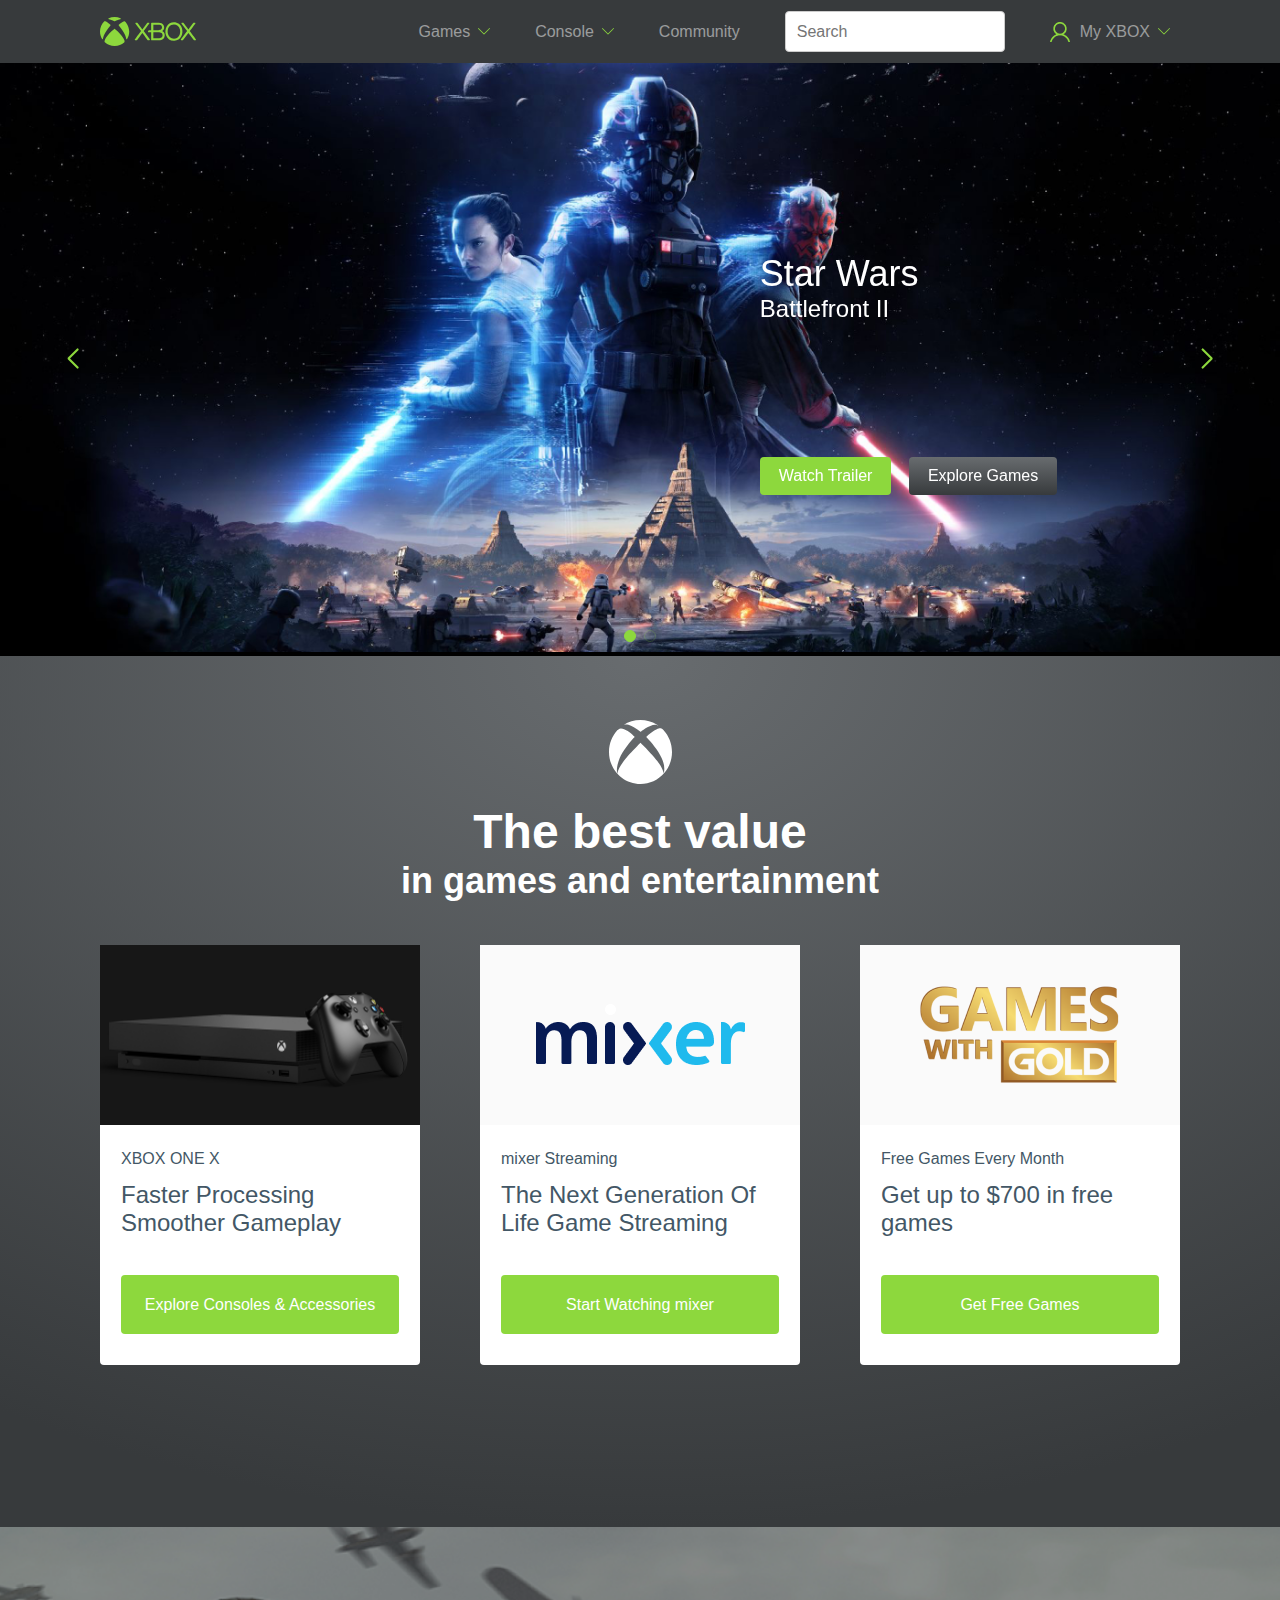
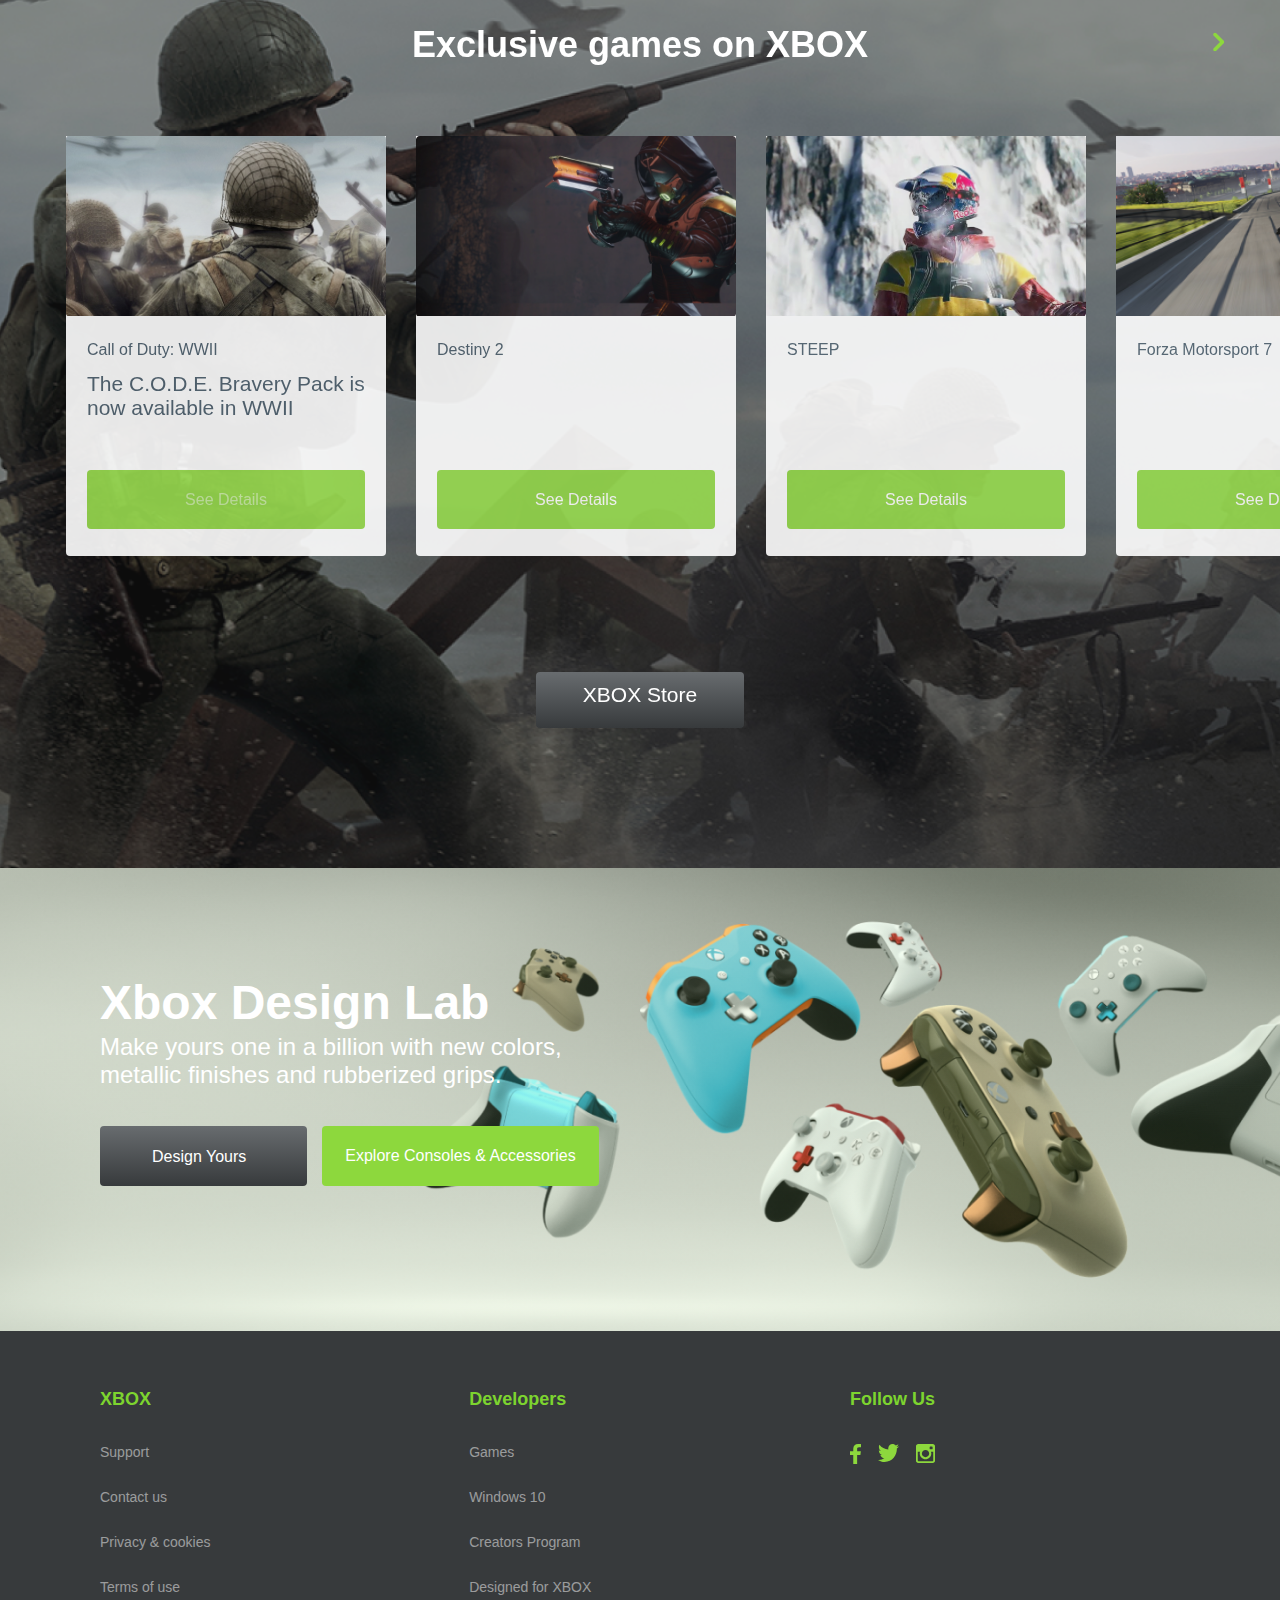
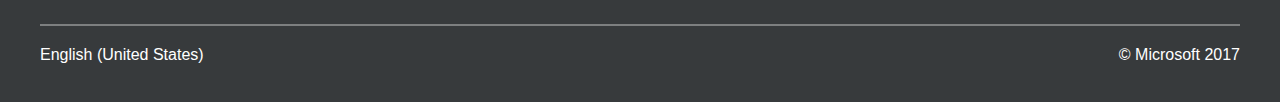
<file: index.html>
<!DOCTYPE html>
<html lang="en">
<head>
	<meta charset="UTF-8">
	<meta name="viewport" content="width=device-width, initial-scale=1.0">
	<link rel="stylesheet" href="style.css">
	<link rel="stylesheet" href="fonts/stylesheet.css">
	<link rel="stylesheet" href="js/swiper/swiper-bundle.min.css">
	<title>Xbox Home Page</title>
</head>
<body>
	<div class="wrapper">
		<header class="header">
			<div class="navbar">
				<div class="logo">
					<a href="index.html">
						<svg width="96" height="29" viewBox="0 0 96 29" fill="none" xmlns="http://www.w3.org/2000/svg">
							<path fill-rule="evenodd" clip-rule="evenodd" d="M62.2751 14.0157C65.1396 12.2268 64.4743 8.42859 62.6057 6.94661C60.9834 5.66027 59.6747 5.66701 54.5198 5.69354C53.6911 5.69781 52.763 5.70259 51.7183 5.70259C51.3969 5.70259 51.1357 5.96136 51.1357 6.28017V13.1969C50.7428 13.1969 50.4174 13.1946 50.1467 13.1928C48.9149 13.1843 48.8138 13.1836 48.6298 13.4363C48.5296 13.5737 48.4392 13.6944 48.3588 13.8017L48.3587 13.8018C47.9334 14.3693 47.7877 14.5637 47.9582 14.8948C48.1302 15.2277 48.2554 15.2268 49.8417 15.2153C50.1976 15.2127 50.6269 15.2096 51.1468 15.2096V22.7672C51.1468 23.086 51.4074 23.3446 51.729 23.3448C58.0322 23.3502 58.9804 23.347 60.1414 23.1753C62.9029 22.7683 64.6301 21.001 64.7614 18.4477C64.8989 15.7993 63.319 14.7262 62.469 14.149C62.399 14.1014 62.3339 14.0572 62.2751 14.0157ZM55.7128 13.1989H55.7128C55.0519 13.1962 54.2782 13.1931 53.3655 13.1926V7.78036C53.5562 7.74969 57.4147 7.75564 58.7152 7.78594C59.2305 7.79802 59.8003 7.90268 60.3626 8.08821C61.3907 8.42859 61.9547 9.18519 61.9933 10.2762C62.0349 11.4719 61.554 12.3053 60.5636 12.7531C59.5431 13.2144 59.204 13.213 55.7128 13.1989ZM53.3631 15.2029V21.2841C53.3925 21.2876 53.4119 21.2903 53.4315 21.2924C53.5246 21.3022 53.6192 21.2977 54.8122 21.3005C55.2417 21.3016 55.6355 21.3035 55.9982 21.3053C58.8341 21.3194 59.7628 21.324 60.8567 20.835C62.0276 20.3102 62.6321 19.2872 62.5586 17.9555C62.4001 15.0766 59.3431 15.1226 55.2676 15.184C54.6537 15.1933 54.0167 15.2029 53.3631 15.2029Z" fill="#8DD83D"/>
							<path fill-rule="evenodd" clip-rule="evenodd" d="M66.5438 9.68135C69.9154 3.25302 80.0803 3.90496 82.0391 11.5641C83.4857 17.2169 80.8491 23.3452 74.3816 23.7086C66.4864 24.1555 63.5415 15.4053 66.5438 9.68135ZM69.0827 9.79419C66.2391 13.5811 67.5077 21.6355 73.9431 21.6355C78.6514 21.6355 80.9524 17.0392 79.9502 12.4605C78.6769 6.64379 71.9841 5.9318 69.0827 9.79419Z" fill="#8DD83D"/>
							<path d="M89.7375 14.1128C95.7266 6.05579 95.5659 6.47369 95.3436 6.03683C95.1375 5.63232 94.7981 5.71969 93.6557 5.71969C93.2501 5.71969 93.5803 5.42504 88.413 12.3763C83.2628 5.45516 83.5836 5.73345 83.1759 5.73345C82.0288 5.73345 81.6924 5.64756 81.4871 6.05059C81.3879 6.24522 81.4076 6.47853 81.5381 6.65401L87.087 14.1135C80.4514 23.0769 80.6732 22.575 80.8958 23.0115C81.1016 23.4145 81.4386 23.3281 82.5874 23.3281C82.7724 23.3281 82.9466 23.2409 83.0563 23.0933L88.4123 15.892L93.7629 23.0803C93.987 23.3809 94.2075 23.3149 95.4017 23.3149C95.6211 23.3149 95.8223 23.1924 95.9214 22.9983C96.1457 22.5588 96.3394 23.0279 89.7375 14.1128Z" fill="#8DD83D"/>
							<path d="M43.6894 14.1128C49.6592 6.08758 49.5214 6.47685 49.2982 6.03832C49.1991 5.84369 48.9979 5.72099 48.7781 5.72099C47.5684 5.72099 47.3619 5.66002 47.1418 5.95578L42.3632 12.3778C37.218 5.45293 37.5369 5.72992 37.1295 5.72992C35.9745 5.72992 35.6509 5.64775 35.4471 6.04706C35.3481 6.24151 35.3677 6.47481 35.4981 6.6503L41.0449 14.113C34.4055 23.0738 34.6279 22.5713 34.8506 23.0082C35.0565 23.4108 35.3906 23.3249 36.5449 23.3249C36.951 23.3249 36.5563 23.7027 42.3666 15.8929C48.1821 23.7066 47.787 23.3249 48.1922 23.3249C48.2214 23.3249 49.3792 23.3249 49.3687 23.3249C49.8771 23.3249 50.1366 22.726 49.8 22.359L43.6894 14.1128Z" fill="#8DD83D"/>
							<path d="M8.78531 2.25921C10.3127 2.44455 12.195 3.12308 14.3801 4.27601C14.5181 4.34888 14.6872 4.35093 14.8296 4.27471C16.9839 3.12159 18.8542 2.43953 20.3887 2.24731C20.8599 2.1882 20.9616 1.55076 20.5294 1.35166C16.8276 -0.352648 12.5777 -0.464186 8.64131 1.36412C8.44931 1.45335 8.34 1.65783 8.37337 1.86548C8.40675 2.07313 8.57475 2.23374 8.78531 2.25921Z" fill="#8DD83D"/>
							<path d="M24.5419 23.8049C24.5168 23.6231 23.823 19.2709 14.8607 11.9246C14.6871 11.7824 14.4366 11.7801 14.2607 11.9196C6.36675 18.1687 3.55406 24.1462 4.84388 25.2475C7.89244 27.8545 10.8092 28.9669 14.5969 28.9669C18.7131 28.9669 21.3221 27.5976 24.1982 25.3878C24.7532 24.961 24.5516 23.859 24.5456 23.8281L24.5419 23.8049Z" fill="#8DD83D"/>
							<path d="M24.6189 4.19905C23.0126 3.94344 19.9815 6.64583 18.8068 7.7772C18.6311 7.94637 18.6139 8.22038 18.7667 8.41C24.5439 15.5717 26.0053 19.6611 26.214 21.8303C26.2335 22.0322 26.3811 22.1993 26.5802 22.245C26.7814 22.2911 26.9871 22.2034 27.093 22.0322C28.4829 19.7851 29.2176 17.1845 29.2176 14.5117C29.2179 8.61467 25.1492 4.28326 24.6189 4.19905Z" fill="#8DD83D"/>
							<path d="M10.4025 7.77739C7.0365 4.53478 5.355 4.18474 4.78819 4.18474C4.71769 4.18474 4.6515 4.18957 4.59131 4.19924C4.49306 4.21485 4.4025 4.26058 4.33181 4.32992C-0.369189 8.94948 -1.45388 16.261 2.11706 22.0328C2.20481 22.1746 2.3595 22.2579 2.52244 22.2579C2.76787 22.2579 2.97281 22.0729 2.99606 21.8311C3.20456 19.6616 4.66594 15.5723 10.4426 8.41037C10.5956 8.22039 10.5784 7.94656 10.4025 7.77739Z" fill="#8DD83D"/>
						</svg>
						<img class="logo-arrow" src="img/Arow-dw.png" alt="">
					</a>
					<button class="nav-toggle" type="button">
						<svg width="96" height="29" viewBox="0 0 96 29" fill="none" xmlns="http://www.w3.org/2000/svg">
							<path fill-rule="evenodd" clip-rule="evenodd" d="M62.2751 14.0157C65.1396 12.2268 64.4743 8.42859 62.6057 6.94661C60.9834 5.66027 59.6747 5.66701 54.5198 5.69354C53.6911 5.69781 52.763 5.70259 51.7183 5.70259C51.3969 5.70259 51.1357 5.96136 51.1357 6.28017V13.1969C50.7428 13.1969 50.4174 13.1946 50.1467 13.1928C48.9149 13.1843 48.8138 13.1836 48.6298 13.4363C48.5296 13.5737 48.4392 13.6944 48.3588 13.8017L48.3587 13.8018C47.9334 14.3693 47.7877 14.5637 47.9582 14.8948C48.1302 15.2277 48.2554 15.2268 49.8417 15.2153C50.1976 15.2127 50.6269 15.2096 51.1468 15.2096V22.7672C51.1468 23.086 51.4074 23.3446 51.729 23.3448C58.0322 23.3502 58.9804 23.347 60.1414 23.1753C62.9029 22.7683 64.6301 21.001 64.7614 18.4477C64.8989 15.7993 63.319 14.7262 62.469 14.149C62.399 14.1014 62.3339 14.0572 62.2751 14.0157ZM55.7128 13.1989H55.7128C55.0519 13.1962 54.2782 13.1931 53.3655 13.1926V7.78036C53.5562 7.74969 57.4147 7.75564 58.7152 7.78594C59.2305 7.79802 59.8003 7.90268 60.3626 8.08821C61.3907 8.42859 61.9547 9.18519 61.9933 10.2762C62.0349 11.4719 61.554 12.3053 60.5636 12.7531C59.5431 13.2144 59.204 13.213 55.7128 13.1989ZM53.3631 15.2029V21.2841C53.3925 21.2876 53.4119 21.2903 53.4315 21.2924C53.5246 21.3022 53.6192 21.2977 54.8122 21.3005C55.2417 21.3016 55.6355 21.3035 55.9982 21.3053C58.8341 21.3194 59.7628 21.324 60.8567 20.835C62.0276 20.3102 62.6321 19.2872 62.5586 17.9555C62.4001 15.0766 59.3431 15.1226 55.2676 15.184C54.6537 15.1933 54.0167 15.2029 53.3631 15.2029Z" fill="#8DD83D"/>
							<path fill-rule="evenodd" clip-rule="evenodd" d="M66.5438 9.68135C69.9154 3.25302 80.0803 3.90496 82.0391 11.5641C83.4857 17.2169 80.8491 23.3452 74.3816 23.7086C66.4864 24.1555 63.5415 15.4053 66.5438 9.68135ZM69.0827 9.79419C66.2391 13.5811 67.5077 21.6355 73.9431 21.6355C78.6514 21.6355 80.9524 17.0392 79.9502 12.4605C78.6769 6.64379 71.9841 5.9318 69.0827 9.79419Z" fill="#8DD83D"/>
							<path d="M89.7375 14.1128C95.7266 6.05579 95.5659 6.47369 95.3436 6.03683C95.1375 5.63232 94.7981 5.71969 93.6557 5.71969C93.2501 5.71969 93.5803 5.42504 88.413 12.3763C83.2628 5.45516 83.5836 5.73345 83.1759 5.73345C82.0288 5.73345 81.6924 5.64756 81.4871 6.05059C81.3879 6.24522 81.4076 6.47853 81.5381 6.65401L87.087 14.1135C80.4514 23.0769 80.6732 22.575 80.8958 23.0115C81.1016 23.4145 81.4386 23.3281 82.5874 23.3281C82.7724 23.3281 82.9466 23.2409 83.0563 23.0933L88.4123 15.892L93.7629 23.0803C93.987 23.3809 94.2075 23.3149 95.4017 23.3149C95.6211 23.3149 95.8223 23.1924 95.9214 22.9983C96.1457 22.5588 96.3394 23.0279 89.7375 14.1128Z" fill="#8DD83D"/>
							<path d="M43.6894 14.1128C49.6592 6.08758 49.5214 6.47685 49.2982 6.03832C49.1991 5.84369 48.9979 5.72099 48.7781 5.72099C47.5684 5.72099 47.3619 5.66002 47.1418 5.95578L42.3632 12.3778C37.218 5.45293 37.5369 5.72992 37.1295 5.72992C35.9745 5.72992 35.6509 5.64775 35.4471 6.04706C35.3481 6.24151 35.3677 6.47481 35.4981 6.6503L41.0449 14.113C34.4055 23.0738 34.6279 22.5713 34.8506 23.0082C35.0565 23.4108 35.3906 23.3249 36.5449 23.3249C36.951 23.3249 36.5563 23.7027 42.3666 15.8929C48.1821 23.7066 47.787 23.3249 48.1922 23.3249C48.2214 23.3249 49.3792 23.3249 49.3687 23.3249C49.8771 23.3249 50.1366 22.726 49.8 22.359L43.6894 14.1128Z" fill="#8DD83D"/>
							<path d="M8.78531 2.25921C10.3127 2.44455 12.195 3.12308 14.3801 4.27601C14.5181 4.34888 14.6872 4.35093 14.8296 4.27471C16.9839 3.12159 18.8542 2.43953 20.3887 2.24731C20.8599 2.1882 20.9616 1.55076 20.5294 1.35166C16.8276 -0.352648 12.5777 -0.464186 8.64131 1.36412C8.44931 1.45335 8.34 1.65783 8.37337 1.86548C8.40675 2.07313 8.57475 2.23374 8.78531 2.25921Z" fill="#8DD83D"/>
							<path d="M24.5419 23.8049C24.5168 23.6231 23.823 19.2709 14.8607 11.9246C14.6871 11.7824 14.4366 11.7801 14.2607 11.9196C6.36675 18.1687 3.55406 24.1462 4.84388 25.2475C7.89244 27.8545 10.8092 28.9669 14.5969 28.9669C18.7131 28.9669 21.3221 27.5976 24.1982 25.3878C24.7532 24.961 24.5516 23.859 24.5456 23.8281L24.5419 23.8049Z" fill="#8DD83D"/>
							<path d="M24.6189 4.19905C23.0126 3.94344 19.9815 6.64583 18.8068 7.7772C18.6311 7.94637 18.6139 8.22038 18.7667 8.41C24.5439 15.5717 26.0053 19.6611 26.214 21.8303C26.2335 22.0322 26.3811 22.1993 26.5802 22.245C26.7814 22.2911 26.9871 22.2034 27.093 22.0322C28.4829 19.7851 29.2176 17.1845 29.2176 14.5117C29.2179 8.61467 25.1492 4.28326 24.6189 4.19905Z" fill="#8DD83D"/>
							<path d="M10.4025 7.77739C7.0365 4.53478 5.355 4.18474 4.78819 4.18474C4.71769 4.18474 4.6515 4.18957 4.59131 4.19924C4.49306 4.21485 4.4025 4.26058 4.33181 4.32992C-0.369189 8.94948 -1.45388 16.261 2.11706 22.0328C2.20481 22.1746 2.3595 22.2579 2.52244 22.2579C2.76787 22.2579 2.97281 22.0729 2.99606 21.8311C3.20456 19.6616 4.66594 15.5723 10.4426 8.41037C10.5956 8.22039 10.5784 7.94656 10.4025 7.77739Z" fill="#8DD83D"/>
						</svg>
						<img class="logo-arrow" src="img/Arow-dw.png" alt="">
					</button>
				</div>
				<nav class="nav">
					<ul>
						<li class="nav_item home-link"><a href="index.html">Home</a></li>
						<li class="nav_item">Games <img class="nav-arrow" src="img/Arow-dw.png" alt=""></li>
						<li class="nav_item">Console <img class="nav-arrow" src="img/Arow-dw.png" alt=""></li>
						<li class="nav_item">Community</li>
						<li class="nav_item">
							<div class="search-box">
								<input type="text" class="search" placeholder="Search">
							</div>
						</li>
						<li class="nav_item">
							<div>
								<img src="img/Shape.png" alt=""> My XBOX 
							</div>
							<img class="nav-arrow" src="img/Arow-dw.png" alt="">
						</li>
					</ul>
				</nav>	
			</div>
		</header>

		<section class="intro">
			<div class="intro-slider swiper-container">
		  	<!-- Additional required wrapper -->
		  		<div class="intro-slider__wrapper swiper-wrapper">
		    <!-- Slides -->
		    		<div class="swiper-slide slider__item">
		    			<div class="slider__content slider-one">
		    				<img src="img/Star-Wars-Battlefront-II-combat.png" alt="">
		    				<div class="slider__content-title">
		    					<h1>Star Wars</h1>
		    					<h2>Battlefront II</h2>
		    					<div class="content__title-btn">
		    						<button class="btn btn-watch">Watch Trailer</button>
		    						<button class="btn btn-explore">Explore Games</button>
		    					</div>
		    				</div>
		    			</div>
		    		</div>
		    		<div class="swiper-slide slider__item">
		    			<div class="slider__content slider-two">
		    				<img src="img/CoD-WWII.png" alt="">
		    				<div class="slider__content-title">
		    					<h1>Call of Duty: WWII</h1>
		    					<div class="content__title-btn">
		    						<button class="btn btn-watch">Watch Trailer</button>
		    						<a href="game-details_page.html"><button class="btn btn-explore">Explore Games</button></a>
		    					</div>
		    				</div>
		    			</div>
		    		</div>
		  		</div>

		  		<div class="swiper-button-prev">
		  			<!-- <img src="img/icon-prev-left.png" alt=""> -->
		  		</div>
		  		<div class="swiper-button-next">
		  			<!-- <img src="img/icon-next-right.png" alt=""> -->
		  		</div>
		 
		  		<div class="swiper-pagination"></div>
			</div>
		</section>
		<!-- Highlights Section -->
		<section class="highlights">
			<div class="container">
				<div class="highlights__title">
					<svg width="63" height="64" viewBox="0 0 63 64" fill="none" xmlns="http://www.w3.org/2000/svg">
					<path fill-rule="evenodd" clip-rule="evenodd" d="M14.0329 5.4295C14.0148 5.44368 13.999 5.45867 13.9834 5.47354C13.9716 5.48476 13.9599 5.49591 13.9472 5.50661C14.126 5.31509 14.3831 5.10866 14.552 4.99674C19.4835 1.74102 25.1814 0 31.5037 0C37.417 0 42.9558 1.65895 47.684 4.54407C48.0268 4.75051 48.9622 5.40215 49.4446 5.99409V5.99658C44.8828 0.887922 31.4743 11.8489 31.4743 11.8489C26.8366 8.21763 22.5712 5.74289 19.3954 4.86243C16.7411 4.12374 14.9046 4.74056 14.0329 5.4295ZM54.4172 10.0515L54.4171 10.0515L54.4169 10.0512C54.337 9.9674 54.2567 9.88319 54.1801 9.7945C53.0269 8.50863 51.6091 8.19773 50.3309 8.28229C49.1679 8.65288 43.7932 10.6202 37.1697 16.9725C37.1697 16.9725 44.6257 24.337 49.1924 31.8657C53.7519 39.3907 56.4792 45.3056 54.807 53.5121C54.7599 53.2385 54.0071 49.1003 49.9073 43.247C48.9108 41.8293 45.2697 37.4046 43.23 35.0816C41.2075 32.776 38.1981 29.473 34.2241 25.4587C33.3548 24.5808 32.4366 23.6655 31.4718 22.7179C31.4718 22.7179 30.0198 24.1928 28.1295 26.1328V26.1303C25.7103 28.6125 22.5736 31.8508 20.8327 33.741C17.7328 37.1012 8.85169 47.6543 8.35217 53.5713C8.35217 53.5713 6.37615 48.878 10.7126 38.0538C13.5456 30.9778 22.1059 20.3526 25.6809 16.8904C25.6809 16.8904 22.4145 13.2392 18.3155 10.7172L18.291 10.7098C18.291 10.7098 18.2445 10.6725 18.1711 10.6252C16.1999 9.43137 14.0476 8.51112 11.9761 8.38924C9.86051 8.54096 8.52112 10.1129 8.52112 10.1129C3.2346 15.8383 0 23.5337 0 32C0 49.6714 14.1039 64 31.5037 64C40.7373 64 49.0454 59.9559 54.8094 53.5265C54.8094 53.5264 54.8092 53.5252 54.8089 53.5231C54.8087 53.5222 54.8085 53.5211 54.8083 53.5198C59.8967 47.8371 63 40.2877 63 31.9975C63 23.6058 59.8193 15.9677 54.6111 10.2596C54.5482 10.189 54.4828 10.1204 54.4172 10.0515ZM54.8083 53.5198C54.807 53.5212 54.8058 53.5226 54.8045 53.524C54.8054 53.52 54.8062 53.5161 54.807 53.5121C54.8075 53.5152 54.8079 53.5177 54.8083 53.5198Z" fill="white"/>
					</svg>
					<h1>The best value</h1>
					<h2>in games and entertainment</h2>
				</div>

				<div class="highlights__body">
					<div class="card">
						<div class="card__image">
							<img src="img/xbox-one-x.png" alt="" class="first-img-card">
						</div>
						<div class="card__body">
							<p class="card-title">XBOX ONE X</p>
							<p class="card-text">
								Faster Processing Smoother Gameplay
							</p>
							<button class="card-btn btn">Explore Consoles & Accessories</button>
						</div>
					</div>
					<div class="card">
						<div class="card__image">
							<img src="img/mixer-logo.png" alt="">
						</div>
						<div class="card__body">
							<p class="card-title">mixer Streaming</p>
							<p class="card-text">
								The Next Generation Of Life Game Streaming
							</p>
							<button class="card-btn btn">Start Watching mixer</button>
						</div>
					</div>
					<div class="card">
						<div class="card__image">
							<img src="img/1c93fdc8-0f06-4f34-a54c-7ac2a45c58ae.png" alt="">
						</div>
						<div class="card__body">
							<p class="card-title">Free Games Every Month</p>
							<p class="card-text">
								Get up to $700 in free games
							</p>
							<button class="card-btn btn">Get Free Games</button>
						</div>
					</div>
				</div>
			</div>
		</section>	
		<!-- Game Section -->
		<section class="game-section" >
			
			<div class="game-section-wrap">
				<div class="game-section__title">
					<h2 class="title">Exclusive games on XBOX</h2>
					<img src="img/icon-next-right.png" alt="" class="game-slider-next">
				</div>	
				<div class="game-section__body">
					<div class="game-section-slider swiper-container">
		  			<!-- Additional required wrapper -->
		  				<div class="game-slider__wrapper swiper-wrapper">
		    			<!-- Slides -->
		    				<div class="swiper-slide game-slider__item game-slider-one">
		    					<div class="card">
									<div class="card__image">
										<img src="img/game-1.png" alt="" class="first-img-card">
									</div>
									<div class="card__body">
										<p class="card-title">Call of Duty: WWII</p>
										<p class="card-text">
											The C.O.D.E. Bravery Pack is now available in WWII
										</p>
										<a href="game-details_page.html" class="card-btn btn">See Details</a>
									</div>
								</div>
		    				</div>
				    		<div class="swiper-slide game-slider__item">
				    			<div class="card">
									<div class="card__image">
										<img src="img/game-2.png" alt="" class="first-img-card">
									</div>
									<div class="card__body">
										<p class="card-title">Destiny 2</p>
										<button class="card-btn btn">See Details</button>
									</div>
								</div>
				    		</div>
				    		<div class="swiper-slide game-slider__item">
				    			<div class="card">
									<div class="card__image">
										<img src="img/game-3.png" alt="" class="first-img-card">
									</div>
									<div class="card__body">
										<p class="card-title">STEEP</p>
										
										<button class="card-btn btn">See Details</button>
									</div>
								</div>
				    		</div>
				    		<div class="swiper-slide game-slider__item">
				    			<div class="card">
									<div class="card__image">
										<img src="img/game-4.png" alt="" class="first-img-card">
									</div>
									<div class="card__body">
										<p class="card-title">Forza Motorsport 7</p>
										
										<button class="card-btn btn">See Details</button>
									</div>
								</div>
				    		</div>
				    		<div class="swiper-slide game-slider__item">
				    			<div class="card">
									<div class="card__image">
										<img src="img/game-2.png" alt="" class="first-img-card">
									</div>
									<div class="card__body">
										<p class="card-title">Destiny 2</p>
										<button class="card-btn btn">See Details</button>
									</div>
								</div>
				    		</div>
				    		<div class="swiper-slide game-slider__item">
				    			<div class="card">
									<div class="card__image">
										<img src="img/game-3.png" alt="" class="first-img-card">
									</div>
									<div class="card__body">
										<p class="card-title">STEEP</p>
										<button class="card-btn btn">See Details</button>
									</div>
								</div>
				    		</div>
				    		<div class="swiper-slide game-slider__item">
				    			<div class="card">
									<div class="card__image">
										<img src="img/game-4.png" alt="" class="first-img-card">
									</div>
									<div class="card__body">
										<p class="card-title">Forza Motorsport 7</p>
										
										<button class="card-btn btn">See Details</button>
									</div>
								</div>
				    		</div>
		  				</div>
					</div>
				</div>

				<button class="btn-store">XBOX Store</button>
			</div>
		</section>
		<!-- Design Lab Section -->
		<section class="design-lab">
			<div class="design-lab-wrap">
				<div class="container">
					<div class="design-lab__body">
						<h1 class="title design-lab__title">Xbox Design Lab</h1>
						<p class="design-lab__text">Make yours one in a billion with new colors, metallic finishes and rubberized grips.</p>
						<div class="btn-primary">
							<button class="design-btn btn">Design Yours</button>
							<button class="console-btn btn">Explore Consoles & Accessories</button>
						</div>
					</div>	
				</div>	
			</div>
		</section>
		<!-- Footer -->
		<footer class="footer">
			<div class="container">
				<div class="footer__body">
					<div class="xbox-list">
						<h3 class="footer__title">XBOX</h3>
						<ul>
							<li>Support</li>
							<li>Contact us</li>
							<li>Privacy & cookies </li>
							<li>Terms of use </li>
						</ul>
					</div>
					<div class="developers-list">
						<h3 class="footer__title">Developers</h3>
						<ul>
							<li>Games</li>
							<li>Windows 10</li>
							<li>Creators Program</li>
							<li>Designed for XBOX</li>
						</ul>
					</div>
					<div class="follow-us">
						<h3 class="footer__title">Follow Us</h3>
						<div class="social-icon">
							<a href="https://www.facebook.com/" class="faacebook">
								<svg width="11" height="20" viewBox="0 0 11 20" fill="none" xmlns="http://www.w3.org/2000/svg">
								<path fill-rule="evenodd" clip-rule="evenodd" d="M7.13988 20V10.8771H10.3831L10.8687 7.3217H7.13988V5.05172C7.13988 4.02235 7.44258 3.32089 9.006 3.32089L11 3.32V0.14008C10.655 0.0968294 9.47145 0 8.09444 0C5.21955 0 3.25144 1.65687 3.25144 4.69971V7.3217H0V10.8771H3.25144V20H7.13988Z" fill="#8DD83D"/>
								</svg>
							</a>
							<a href="https://twitter.com/" class="twitter">
								<svg width="21" height="18" viewBox="0 0 21 18" fill="none" xmlns="http://www.w3.org/2000/svg">
								<path fill-rule="evenodd" clip-rule="evenodd" d="M20.4208 0.332767C19.5876 0.852969 18.6669 1.2313 17.6829 1.43373C16.899 0.551344 15.7787 0 14.5385 0C12.1611 0 10.2317 2.03467 10.2317 4.54397C10.2317 4.90039 10.2687 5.24584 10.3427 5.57861C6.76208 5.38887 3.58794 3.58201 1.46175 0.829323C1.09057 1.50293 0.878621 2.28439 0.878621 3.11659C0.878621 4.69219 1.63893 6.08324 2.79566 6.89814C2.0903 6.87623 1.42475 6.66976 0.842736 6.33181V6.38717C0.842736 8.58966 2.32804 10.4271 4.30059 10.8429C3.9395 10.9496 3.55822 11.0032 3.16517 11.0032C2.88762 11.0032 2.6168 10.9756 2.35439 10.9225C2.90276 12.7271 4.49291 14.0414 6.37855 14.0766C4.90447 15.2958 3.04574 16.0224 1.02777 16.0224C0.680132 16.0224 0.336422 16.0017 0 15.9601C1.90639 17.2474 4.17219 18 6.60452 18C14.5301 18 18.8626 11.0771 18.8626 5.07167C18.8626 4.87386 18.8592 4.67662 18.8519 4.48284C19.6936 3.84211 20.4247 3.0422 21 2.13098C20.2285 2.49201 19.3975 2.73654 18.5262 2.84611C19.416 2.28439 20.0989 1.39393 20.4208 0.332767Z" fill="#8DD83D"/>
								</svg>
							</a>
							<a href="https://www.instagram.com/" class="instagram">
								<svg width="19" height="19" viewBox="0 0 19 19" fill="none" xmlns="http://www.w3.org/2000/svg">
								<path fill-rule="evenodd" clip-rule="evenodd" d="M16.7415 0H2.25846C1.01107 0 0 1.00848 0 2.25328V16.7467C0 17.991 1.01107 19 2.25846 19H16.7415C17.9889 19 19 17.991 19 16.7467V2.25328C19 1.00848 17.9889 0 16.7415 0ZM13.6565 2.96844C13.6565 2.64092 13.9223 2.37506 14.2499 2.37506H16.031C16.3591 2.37506 16.6249 2.64092 16.6249 2.96844V4.75013C16.6249 5.07765 16.3591 5.34351 16.031 5.34351H14.2499C13.9223 5.34351 13.6565 5.07765 13.6565 4.75013V2.96844ZM9.52203 5.87677C11.54 5.87677 13.1761 7.50921 13.1761 9.52203C13.1761 11.5354 11.54 13.1673 9.52203 13.1673C7.50454 13.1673 5.86848 11.5354 5.86848 9.52203C5.86848 7.50921 7.50454 5.87677 9.52203 5.87677ZM17.2188 16.6249C17.2188 16.9525 16.953 17.2188 16.6249 17.2188H2.37506C2.04702 17.2188 1.78117 16.9525 1.78117 16.6249V7.71857H4.15623C3.84685 8.16373 3.74217 8.99446 3.74217 9.52203C3.74217 12.7014 6.33541 15.2884 9.52203 15.2884C12.7092 15.2884 15.3024 12.7014 15.3024 9.52203C15.3024 8.99446 15.2273 8.17669 14.8438 7.71857H17.2188V16.6249Z" fill="#8DD83D"/>
								</svg>
							</a>
						</div>
					</div>
				</div>
			</div>

			<div class="footer__bottom">
				<hr>
				<div class="footer__bottom-block">
					<p class="language">English (United States)</p>
					<p> © Microsoft 2017</p>
				</div>
			</div>
		</footer>
	</div>

	<script src="js/swiper/swiper-bundle.min.js"></script>
	<script src="js/script.js"></script>
</body>
</html>
</file>
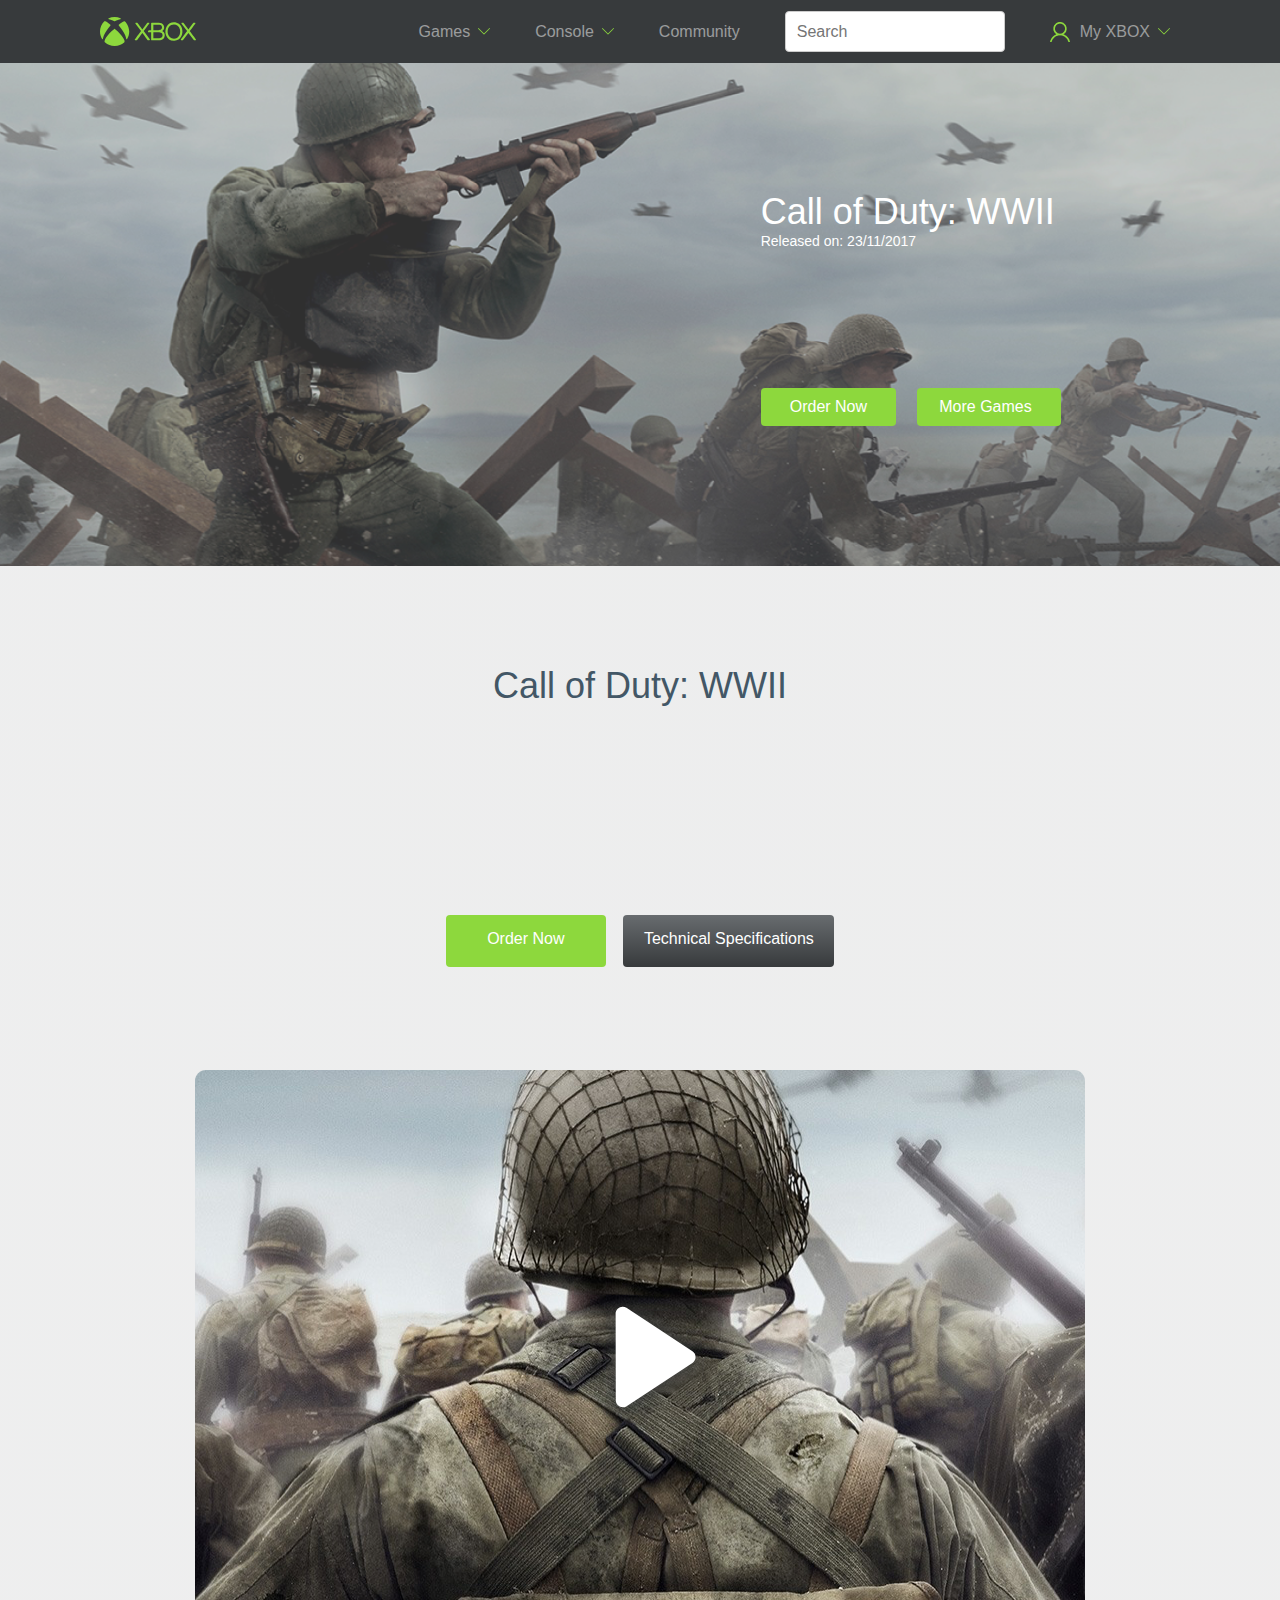
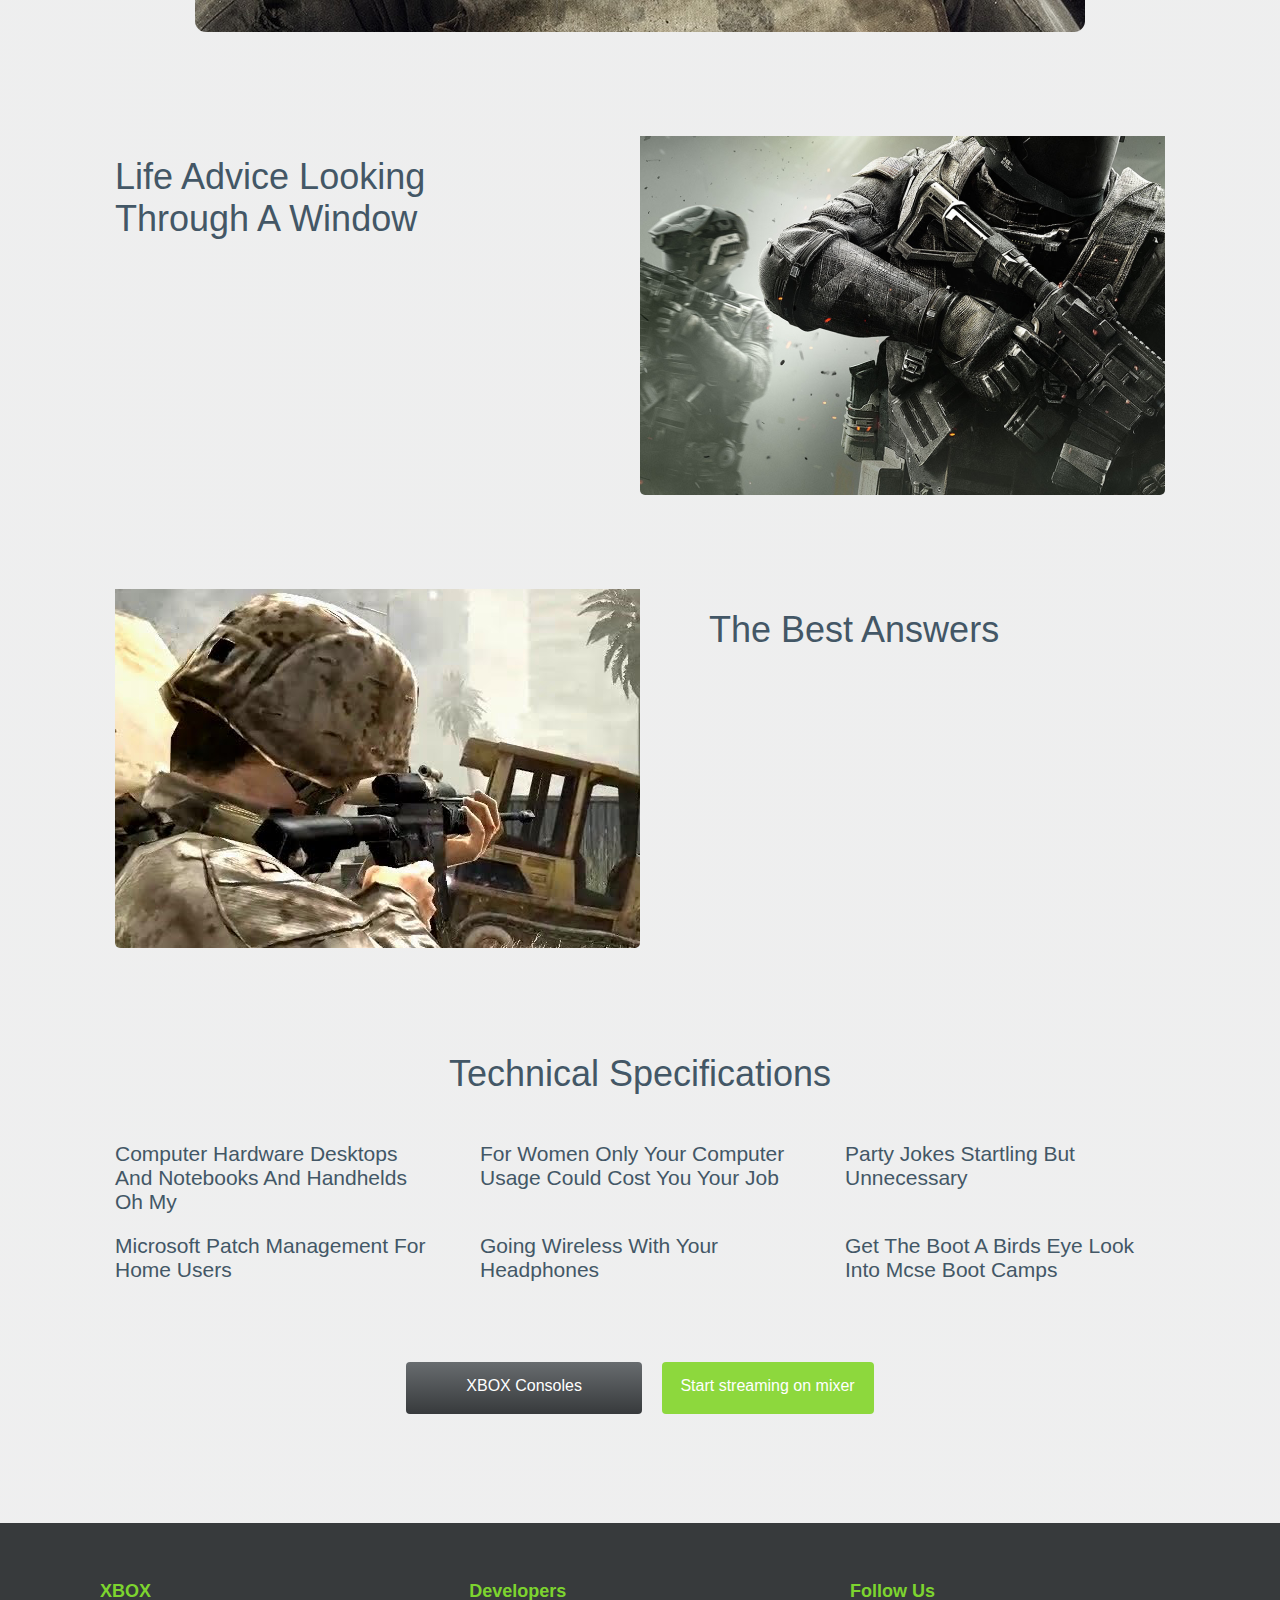
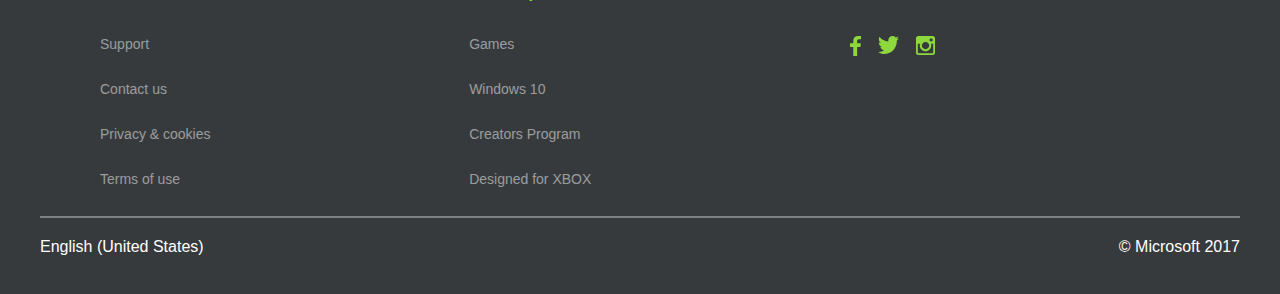
<file: game-details_page.html>
<!DOCTYPE html>
<html lang="en">
<head>
	<meta charset="UTF-8">
	<meta name="viewport" content="width=device-width, initial-scale=1.0">
	<link rel="stylesheet" href="style.css">
	<link rel="stylesheet" href="fonts/stylesheet.css">
	<title>Xbox - Game details page</title>
</head>
<body>
	<div class="wrapper">	
		<header class="header">
			<div class="navbar">
				<div class="logo">
					<a href="index.html">
						<svg width="96" height="29" viewBox="0 0 96 29" fill="none" xmlns="http://www.w3.org/2000/svg">
							<path fill-rule="evenodd" clip-rule="evenodd" d="M62.2751 14.0157C65.1396 12.2268 64.4743 8.42859 62.6057 6.94661C60.9834 5.66027 59.6747 5.66701 54.5198 5.69354C53.6911 5.69781 52.763 5.70259 51.7183 5.70259C51.3969 5.70259 51.1357 5.96136 51.1357 6.28017V13.1969C50.7428 13.1969 50.4174 13.1946 50.1467 13.1928C48.9149 13.1843 48.8138 13.1836 48.6298 13.4363C48.5296 13.5737 48.4392 13.6944 48.3588 13.8017L48.3587 13.8018C47.9334 14.3693 47.7877 14.5637 47.9582 14.8948C48.1302 15.2277 48.2554 15.2268 49.8417 15.2153C50.1976 15.2127 50.6269 15.2096 51.1468 15.2096V22.7672C51.1468 23.086 51.4074 23.3446 51.729 23.3448C58.0322 23.3502 58.9804 23.347 60.1414 23.1753C62.9029 22.7683 64.6301 21.001 64.7614 18.4477C64.8989 15.7993 63.319 14.7262 62.469 14.149C62.399 14.1014 62.3339 14.0572 62.2751 14.0157ZM55.7128 13.1989H55.7128C55.0519 13.1962 54.2782 13.1931 53.3655 13.1926V7.78036C53.5562 7.74969 57.4147 7.75564 58.7152 7.78594C59.2305 7.79802 59.8003 7.90268 60.3626 8.08821C61.3907 8.42859 61.9547 9.18519 61.9933 10.2762C62.0349 11.4719 61.554 12.3053 60.5636 12.7531C59.5431 13.2144 59.204 13.213 55.7128 13.1989ZM53.3631 15.2029V21.2841C53.3925 21.2876 53.4119 21.2903 53.4315 21.2924C53.5246 21.3022 53.6192 21.2977 54.8122 21.3005C55.2417 21.3016 55.6355 21.3035 55.9982 21.3053C58.8341 21.3194 59.7628 21.324 60.8567 20.835C62.0276 20.3102 62.6321 19.2872 62.5586 17.9555C62.4001 15.0766 59.3431 15.1226 55.2676 15.184C54.6537 15.1933 54.0167 15.2029 53.3631 15.2029Z" fill="#8DD83D"/>
							<path fill-rule="evenodd" clip-rule="evenodd" d="M66.5438 9.68135C69.9154 3.25302 80.0803 3.90496 82.0391 11.5641C83.4857 17.2169 80.8491 23.3452 74.3816 23.7086C66.4864 24.1555 63.5415 15.4053 66.5438 9.68135ZM69.0827 9.79419C66.2391 13.5811 67.5077 21.6355 73.9431 21.6355C78.6514 21.6355 80.9524 17.0392 79.9502 12.4605C78.6769 6.64379 71.9841 5.9318 69.0827 9.79419Z" fill="#8DD83D"/>
							<path d="M89.7375 14.1128C95.7266 6.05579 95.5659 6.47369 95.3436 6.03683C95.1375 5.63232 94.7981 5.71969 93.6557 5.71969C93.2501 5.71969 93.5803 5.42504 88.413 12.3763C83.2628 5.45516 83.5836 5.73345 83.1759 5.73345C82.0288 5.73345 81.6924 5.64756 81.4871 6.05059C81.3879 6.24522 81.4076 6.47853 81.5381 6.65401L87.087 14.1135C80.4514 23.0769 80.6732 22.575 80.8958 23.0115C81.1016 23.4145 81.4386 23.3281 82.5874 23.3281C82.7724 23.3281 82.9466 23.2409 83.0563 23.0933L88.4123 15.892L93.7629 23.0803C93.987 23.3809 94.2075 23.3149 95.4017 23.3149C95.6211 23.3149 95.8223 23.1924 95.9214 22.9983C96.1457 22.5588 96.3394 23.0279 89.7375 14.1128Z" fill="#8DD83D"/>
							<path d="M43.6894 14.1128C49.6592 6.08758 49.5214 6.47685 49.2982 6.03832C49.1991 5.84369 48.9979 5.72099 48.7781 5.72099C47.5684 5.72099 47.3619 5.66002 47.1418 5.95578L42.3632 12.3778C37.218 5.45293 37.5369 5.72992 37.1295 5.72992C35.9745 5.72992 35.6509 5.64775 35.4471 6.04706C35.3481 6.24151 35.3677 6.47481 35.4981 6.6503L41.0449 14.113C34.4055 23.0738 34.6279 22.5713 34.8506 23.0082C35.0565 23.4108 35.3906 23.3249 36.5449 23.3249C36.951 23.3249 36.5563 23.7027 42.3666 15.8929C48.1821 23.7066 47.787 23.3249 48.1922 23.3249C48.2214 23.3249 49.3792 23.3249 49.3687 23.3249C49.8771 23.3249 50.1366 22.726 49.8 22.359L43.6894 14.1128Z" fill="#8DD83D"/>
							<path d="M8.78531 2.25921C10.3127 2.44455 12.195 3.12308 14.3801 4.27601C14.5181 4.34888 14.6872 4.35093 14.8296 4.27471C16.9839 3.12159 18.8542 2.43953 20.3887 2.24731C20.8599 2.1882 20.9616 1.55076 20.5294 1.35166C16.8276 -0.352648 12.5777 -0.464186 8.64131 1.36412C8.44931 1.45335 8.34 1.65783 8.37337 1.86548C8.40675 2.07313 8.57475 2.23374 8.78531 2.25921Z" fill="#8DD83D"/>
							<path d="M24.5419 23.8049C24.5168 23.6231 23.823 19.2709 14.8607 11.9246C14.6871 11.7824 14.4366 11.7801 14.2607 11.9196C6.36675 18.1687 3.55406 24.1462 4.84388 25.2475C7.89244 27.8545 10.8092 28.9669 14.5969 28.9669C18.7131 28.9669 21.3221 27.5976 24.1982 25.3878C24.7532 24.961 24.5516 23.859 24.5456 23.8281L24.5419 23.8049Z" fill="#8DD83D"/>
							<path d="M24.6189 4.19905C23.0126 3.94344 19.9815 6.64583 18.8068 7.7772C18.6311 7.94637 18.6139 8.22038 18.7667 8.41C24.5439 15.5717 26.0053 19.6611 26.214 21.8303C26.2335 22.0322 26.3811 22.1993 26.5802 22.245C26.7814 22.2911 26.9871 22.2034 27.093 22.0322C28.4829 19.7851 29.2176 17.1845 29.2176 14.5117C29.2179 8.61467 25.1492 4.28326 24.6189 4.19905Z" fill="#8DD83D"/>
							<path d="M10.4025 7.77739C7.0365 4.53478 5.355 4.18474 4.78819 4.18474C4.71769 4.18474 4.6515 4.18957 4.59131 4.19924C4.49306 4.21485 4.4025 4.26058 4.33181 4.32992C-0.369189 8.94948 -1.45388 16.261 2.11706 22.0328C2.20481 22.1746 2.3595 22.2579 2.52244 22.2579C2.76787 22.2579 2.97281 22.0729 2.99606 21.8311C3.20456 19.6616 4.66594 15.5723 10.4426 8.41037C10.5956 8.22039 10.5784 7.94656 10.4025 7.77739Z" fill="#8DD83D"/>
						</svg>
						<img class="logo-arrow" src="img/Arow-dw.png" alt="">
					</a>
					<button class="nav-toggle" type="button">
						<svg width="96" height="29" viewBox="0 0 96 29" fill="none" xmlns="http://www.w3.org/2000/svg">
							<path fill-rule="evenodd" clip-rule="evenodd" d="M62.2751 14.0157C65.1396 12.2268 64.4743 8.42859 62.6057 6.94661C60.9834 5.66027 59.6747 5.66701 54.5198 5.69354C53.6911 5.69781 52.763 5.70259 51.7183 5.70259C51.3969 5.70259 51.1357 5.96136 51.1357 6.28017V13.1969C50.7428 13.1969 50.4174 13.1946 50.1467 13.1928C48.9149 13.1843 48.8138 13.1836 48.6298 13.4363C48.5296 13.5737 48.4392 13.6944 48.3588 13.8017L48.3587 13.8018C47.9334 14.3693 47.7877 14.5637 47.9582 14.8948C48.1302 15.2277 48.2554 15.2268 49.8417 15.2153C50.1976 15.2127 50.6269 15.2096 51.1468 15.2096V22.7672C51.1468 23.086 51.4074 23.3446 51.729 23.3448C58.0322 23.3502 58.9804 23.347 60.1414 23.1753C62.9029 22.7683 64.6301 21.001 64.7614 18.4477C64.8989 15.7993 63.319 14.7262 62.469 14.149C62.399 14.1014 62.3339 14.0572 62.2751 14.0157ZM55.7128 13.1989H55.7128C55.0519 13.1962 54.2782 13.1931 53.3655 13.1926V7.78036C53.5562 7.74969 57.4147 7.75564 58.7152 7.78594C59.2305 7.79802 59.8003 7.90268 60.3626 8.08821C61.3907 8.42859 61.9547 9.18519 61.9933 10.2762C62.0349 11.4719 61.554 12.3053 60.5636 12.7531C59.5431 13.2144 59.204 13.213 55.7128 13.1989ZM53.3631 15.2029V21.2841C53.3925 21.2876 53.4119 21.2903 53.4315 21.2924C53.5246 21.3022 53.6192 21.2977 54.8122 21.3005C55.2417 21.3016 55.6355 21.3035 55.9982 21.3053C58.8341 21.3194 59.7628 21.324 60.8567 20.835C62.0276 20.3102 62.6321 19.2872 62.5586 17.9555C62.4001 15.0766 59.3431 15.1226 55.2676 15.184C54.6537 15.1933 54.0167 15.2029 53.3631 15.2029Z" fill="#8DD83D"/>
							<path fill-rule="evenodd" clip-rule="evenodd" d="M66.5438 9.68135C69.9154 3.25302 80.0803 3.90496 82.0391 11.5641C83.4857 17.2169 80.8491 23.3452 74.3816 23.7086C66.4864 24.1555 63.5415 15.4053 66.5438 9.68135ZM69.0827 9.79419C66.2391 13.5811 67.5077 21.6355 73.9431 21.6355C78.6514 21.6355 80.9524 17.0392 79.9502 12.4605C78.6769 6.64379 71.9841 5.9318 69.0827 9.79419Z" fill="#8DD83D"/>
							<path d="M89.7375 14.1128C95.7266 6.05579 95.5659 6.47369 95.3436 6.03683C95.1375 5.63232 94.7981 5.71969 93.6557 5.71969C93.2501 5.71969 93.5803 5.42504 88.413 12.3763C83.2628 5.45516 83.5836 5.73345 83.1759 5.73345C82.0288 5.73345 81.6924 5.64756 81.4871 6.05059C81.3879 6.24522 81.4076 6.47853 81.5381 6.65401L87.087 14.1135C80.4514 23.0769 80.6732 22.575 80.8958 23.0115C81.1016 23.4145 81.4386 23.3281 82.5874 23.3281C82.7724 23.3281 82.9466 23.2409 83.0563 23.0933L88.4123 15.892L93.7629 23.0803C93.987 23.3809 94.2075 23.3149 95.4017 23.3149C95.6211 23.3149 95.8223 23.1924 95.9214 22.9983C96.1457 22.5588 96.3394 23.0279 89.7375 14.1128Z" fill="#8DD83D"/>
							<path d="M43.6894 14.1128C49.6592 6.08758 49.5214 6.47685 49.2982 6.03832C49.1991 5.84369 48.9979 5.72099 48.7781 5.72099C47.5684 5.72099 47.3619 5.66002 47.1418 5.95578L42.3632 12.3778C37.218 5.45293 37.5369 5.72992 37.1295 5.72992C35.9745 5.72992 35.6509 5.64775 35.4471 6.04706C35.3481 6.24151 35.3677 6.47481 35.4981 6.6503L41.0449 14.113C34.4055 23.0738 34.6279 22.5713 34.8506 23.0082C35.0565 23.4108 35.3906 23.3249 36.5449 23.3249C36.951 23.3249 36.5563 23.7027 42.3666 15.8929C48.1821 23.7066 47.787 23.3249 48.1922 23.3249C48.2214 23.3249 49.3792 23.3249 49.3687 23.3249C49.8771 23.3249 50.1366 22.726 49.8 22.359L43.6894 14.1128Z" fill="#8DD83D"/>
							<path d="M8.78531 2.25921C10.3127 2.44455 12.195 3.12308 14.3801 4.27601C14.5181 4.34888 14.6872 4.35093 14.8296 4.27471C16.9839 3.12159 18.8542 2.43953 20.3887 2.24731C20.8599 2.1882 20.9616 1.55076 20.5294 1.35166C16.8276 -0.352648 12.5777 -0.464186 8.64131 1.36412C8.44931 1.45335 8.34 1.65783 8.37337 1.86548C8.40675 2.07313 8.57475 2.23374 8.78531 2.25921Z" fill="#8DD83D"/>
							<path d="M24.5419 23.8049C24.5168 23.6231 23.823 19.2709 14.8607 11.9246C14.6871 11.7824 14.4366 11.7801 14.2607 11.9196C6.36675 18.1687 3.55406 24.1462 4.84388 25.2475C7.89244 27.8545 10.8092 28.9669 14.5969 28.9669C18.7131 28.9669 21.3221 27.5976 24.1982 25.3878C24.7532 24.961 24.5516 23.859 24.5456 23.8281L24.5419 23.8049Z" fill="#8DD83D"/>
							<path d="M24.6189 4.19905C23.0126 3.94344 19.9815 6.64583 18.8068 7.7772C18.6311 7.94637 18.6139 8.22038 18.7667 8.41C24.5439 15.5717 26.0053 19.6611 26.214 21.8303C26.2335 22.0322 26.3811 22.1993 26.5802 22.245C26.7814 22.2911 26.9871 22.2034 27.093 22.0322C28.4829 19.7851 29.2176 17.1845 29.2176 14.5117C29.2179 8.61467 25.1492 4.28326 24.6189 4.19905Z" fill="#8DD83D"/>
							<path d="M10.4025 7.77739C7.0365 4.53478 5.355 4.18474 4.78819 4.18474C4.71769 4.18474 4.6515 4.18957 4.59131 4.19924C4.49306 4.21485 4.4025 4.26058 4.33181 4.32992C-0.369189 8.94948 -1.45388 16.261 2.11706 22.0328C2.20481 22.1746 2.3595 22.2579 2.52244 22.2579C2.76787 22.2579 2.97281 22.0729 2.99606 21.8311C3.20456 19.6616 4.66594 15.5723 10.4426 8.41037C10.5956 8.22039 10.5784 7.94656 10.4025 7.77739Z" fill="#8DD83D"/>
						</svg>
						<img class="logo-arrow" src="img/Arow-dw.png" alt="">
					</button>
				</div>
				<nav class="nav">
					<ul>
						<a class="nav_item home-link" href="index.html">Home</a>
						<li class="nav_item">Games <img class="nav-arrow" src="img/Arow-dw.png" alt=""></li>
						<li class="nav_item">Console <img class="nav-arrow" src="img/Arow-dw.png" alt=""></li>
						<li class="nav_item">Community</li>
						<li class="nav_item">
							<div class="search-box">
								<input type="text" class="search" placeholder="Search">
							</div>
						</li>
						<li class="nav_item">
							<div>
								<img src="img/Shape.png" alt=""> My XBOX 
							</div>
							<img class="nav-arrow" src="img/Arow-dw.png" alt="">
						</li>
					</ul>
				</nav>	
			</div>
		</header>

		<section class="game-page_intro">
			<img src="img/CoD-WWII.png" alt="">
			
			<div class="intro__body">
				<h1 class="intro__title">Call of Duty: WWII</h1>
				<p class="intro__subtitle">Released on: 23/11/2017</p>

				<div class="intro__btn-block">
					<button class="btn btn-watch game-page_intro-btn">Order Now</button>
					<button class="btn btn-watch game-page_intro-btn">More  Games</button>
				</div>
			</div>
		</section>

		<div class="game-details">
			<div class="container">
				<h1 class="game-details__title title">Call of Duty: WWII</h1>

				<div class="game-detail__btn-top">
					<button class="btn btn-watch">Order Now</button>
					<button class="btn btn-explore">Technical Specifications</button>
				</div>

				<div class="video">
					<img src="img/call-of-duty-ww2-review_j23m.png" alt="">

					<button class="video-btn">
						<svg width="174" height="174" viewBox="0 0 174 174" fill="none" xmlns="http://www.w3.org/2000/svg">
						<g filter="url(#filter0_d)">
						<path fill-rule="evenodd" clip-rule="evenodd" d="M68.6221 41.7023C68.612 36.1241 74.8119 32.7756 79.4711 35.8429L145.453 79.28C149.658 82.0482 149.653 88.217 145.444 90.9791L79.6194 134.178C74.9691 137.23 68.7888 133.901 68.7787 128.338L68.6221 41.7023Z" fill="white"/>
						</g>
						<defs>
						<filter id="filter0_d" x="0.474609" y="0.510864" width="173.034" height="173.034" filterUnits="userSpaceOnUse" color-interpolation-filters="sRGB">
						<feFlood flood-opacity="0" result="BackgroundImageFix"/>
						<feColorMatrix in="SourceAlpha" type="matrix" values="0 0 0 0 0 0 0 0 0 0 0 0 0 0 0 0 0 0 127 0"/>
						<feOffset dy="2"/>
						<feGaussianBlur stdDeviation="11"/>
						<feColorMatrix type="matrix" values="0 0 0 0 0.215686 0 0 0 0 0.227451 0 0 0 0 0.235294 0 0 0 1 0"/>
						<feBlend mode="normal" in2="BackgroundImageFix" result="effect1_dropShadow"/>
						<feBlend mode="normal" in="SourceGraphic" in2="effect1_dropShadow" result="shape"/>
						</filter>
						</defs>
						</svg>
					</button>
				</div>

				<div class="feature feature-one">
					<h2 class="feature__title">
						Life Advice Looking Through A Window
					</h2>
					<img src="img/iw-key-art.png" alt="">
				</div>
				<div class="feature feature-two">
					<img src="img/maxresdefault2.png" alt="">
					<h2 class="feature__title">
						The Best Answers
					</h2>
				</div>

				<div class="technical-specifications">
					<h2 class="feature__title">Technical Specifications</h2>
					<div class="technical-specifications__body">
						<div class="specifications_block">
							<p>Computer Hardware Desktops And Notebooks And Handhelds Oh My</p>
							<p>Microsoft Patch Management For Home Users</p>
						</div>
						<div class="specifications_block">
							<p>For Women Only Your Computer Usage Could Cost You Your Job</p>
							<p>Going Wireless With Your Headphones</p>
						</div>
						<div class="specifications_block">
							<p>Party Jokes Startling But Unnecessary</p>
							<p>Get The Boot A Birds Eye Look Into Mcse Boot Camps</p>
						</div>
					</div>
				</div>

				<div class="game-detail__btn-bottom">
					<button class="btn btn-explore">XBOX Consoles</button>
					<button class="btn btn-watch">Start streaming on mixer</button>
				</div>
			</div>
		</div>

		<footer class="footer">
				<div class="container">
					<div class="footer__body">
						<div class="xbox-list">
							<h3 class="footer__title">XBOX</h3>
							<ul>
								<li>Support</li>
								<li>Contact us</li>
								<li>Privacy & cookies </li>
								<li>Terms of use </li>
							</ul>
						</div>
						<div class="developers-list">
							<h3 class="footer__title">Developers</h3>
							<ul>
								<li>Games</li>
								<li>Windows 10</li>
								<li>Creators Program</li>
								<li>Designed for XBOX</li>
							</ul>
						</div>
						<div class="follow-us">
							<h3 class="footer__title">Follow Us</h3>
							<div class="social-icon">
								<a href="https://www.facebook.com/" class="faacebook">
									<svg width="11" height="20" viewBox="0 0 11 20" fill="none" xmlns="http://www.w3.org/2000/svg">
									<path fill-rule="evenodd" clip-rule="evenodd" d="M7.13988 20V10.8771H10.3831L10.8687 7.3217H7.13988V5.05172C7.13988 4.02235 7.44258 3.32089 9.006 3.32089L11 3.32V0.14008C10.655 0.0968294 9.47145 0 8.09444 0C5.21955 0 3.25144 1.65687 3.25144 4.69971V7.3217H0V10.8771H3.25144V20H7.13988Z" fill="#8DD83D"/>
									</svg>
								</a>
								<a href="https://twitter.com/" class="twitter">
									<svg width="21" height="18" viewBox="0 0 21 18" fill="none" xmlns="http://www.w3.org/2000/svg">
									<path fill-rule="evenodd" clip-rule="evenodd" d="M20.4208 0.332767C19.5876 0.852969 18.6669 1.2313 17.6829 1.43373C16.899 0.551344 15.7787 0 14.5385 0C12.1611 0 10.2317 2.03467 10.2317 4.54397C10.2317 4.90039 10.2687 5.24584 10.3427 5.57861C6.76208 5.38887 3.58794 3.58201 1.46175 0.829323C1.09057 1.50293 0.878621 2.28439 0.878621 3.11659C0.878621 4.69219 1.63893 6.08324 2.79566 6.89814C2.0903 6.87623 1.42475 6.66976 0.842736 6.33181V6.38717C0.842736 8.58966 2.32804 10.4271 4.30059 10.8429C3.9395 10.9496 3.55822 11.0032 3.16517 11.0032C2.88762 11.0032 2.6168 10.9756 2.35439 10.9225C2.90276 12.7271 4.49291 14.0414 6.37855 14.0766C4.90447 15.2958 3.04574 16.0224 1.02777 16.0224C0.680132 16.0224 0.336422 16.0017 0 15.9601C1.90639 17.2474 4.17219 18 6.60452 18C14.5301 18 18.8626 11.0771 18.8626 5.07167C18.8626 4.87386 18.8592 4.67662 18.8519 4.48284C19.6936 3.84211 20.4247 3.0422 21 2.13098C20.2285 2.49201 19.3975 2.73654 18.5262 2.84611C19.416 2.28439 20.0989 1.39393 20.4208 0.332767Z" fill="#8DD83D"/>
									</svg>
								</a>
								<a href="https://www.instagram.com/" class="instagram">
									<svg width="19" height="19" viewBox="0 0 19 19" fill="none" xmlns="http://www.w3.org/2000/svg">
									<path fill-rule="evenodd" clip-rule="evenodd" d="M16.7415 0H2.25846C1.01107 0 0 1.00848 0 2.25328V16.7467C0 17.991 1.01107 19 2.25846 19H16.7415C17.9889 19 19 17.991 19 16.7467V2.25328C19 1.00848 17.9889 0 16.7415 0ZM13.6565 2.96844C13.6565 2.64092 13.9223 2.37506 14.2499 2.37506H16.031C16.3591 2.37506 16.6249 2.64092 16.6249 2.96844V4.75013C16.6249 5.07765 16.3591 5.34351 16.031 5.34351H14.2499C13.9223 5.34351 13.6565 5.07765 13.6565 4.75013V2.96844ZM9.52203 5.87677C11.54 5.87677 13.1761 7.50921 13.1761 9.52203C13.1761 11.5354 11.54 13.1673 9.52203 13.1673C7.50454 13.1673 5.86848 11.5354 5.86848 9.52203C5.86848 7.50921 7.50454 5.87677 9.52203 5.87677ZM17.2188 16.6249C17.2188 16.9525 16.953 17.2188 16.6249 17.2188H2.37506C2.04702 17.2188 1.78117 16.9525 1.78117 16.6249V7.71857H4.15623C3.84685 8.16373 3.74217 8.99446 3.74217 9.52203C3.74217 12.7014 6.33541 15.2884 9.52203 15.2884C12.7092 15.2884 15.3024 12.7014 15.3024 9.52203C15.3024 8.99446 15.2273 8.17669 14.8438 7.71857H17.2188V16.6249Z" fill="#8DD83D"/>
									</svg>
								</a>
							</div>
						</div>
					</div>
				</div>

				<div class="footer__bottom">
					<hr>
					<div class="footer__bottom-block">
						<p class="language">English (United States)</p>
						<p> © Microsoft 2017</p>
					</div>
				</div>
		</footer>
	</div>	

	<script src="js/script.js"></script>
</body>
</html>
</file>
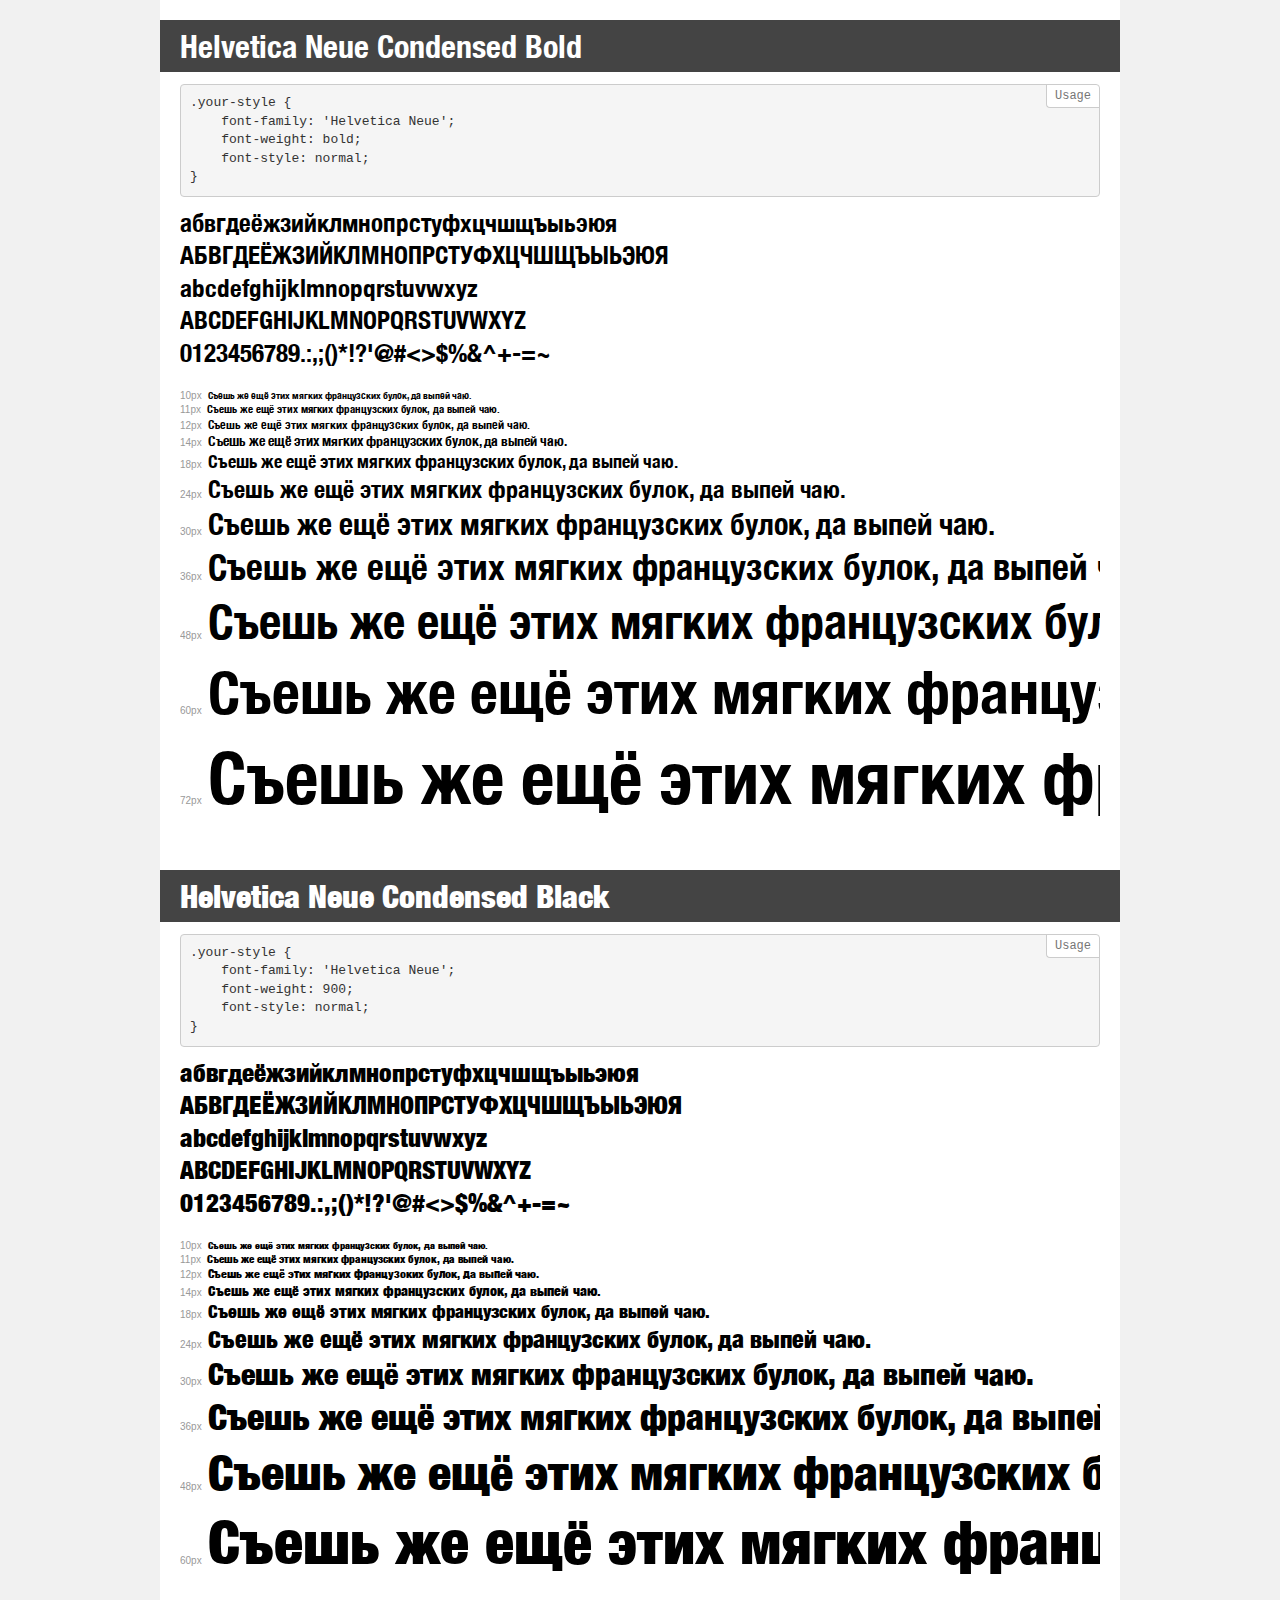
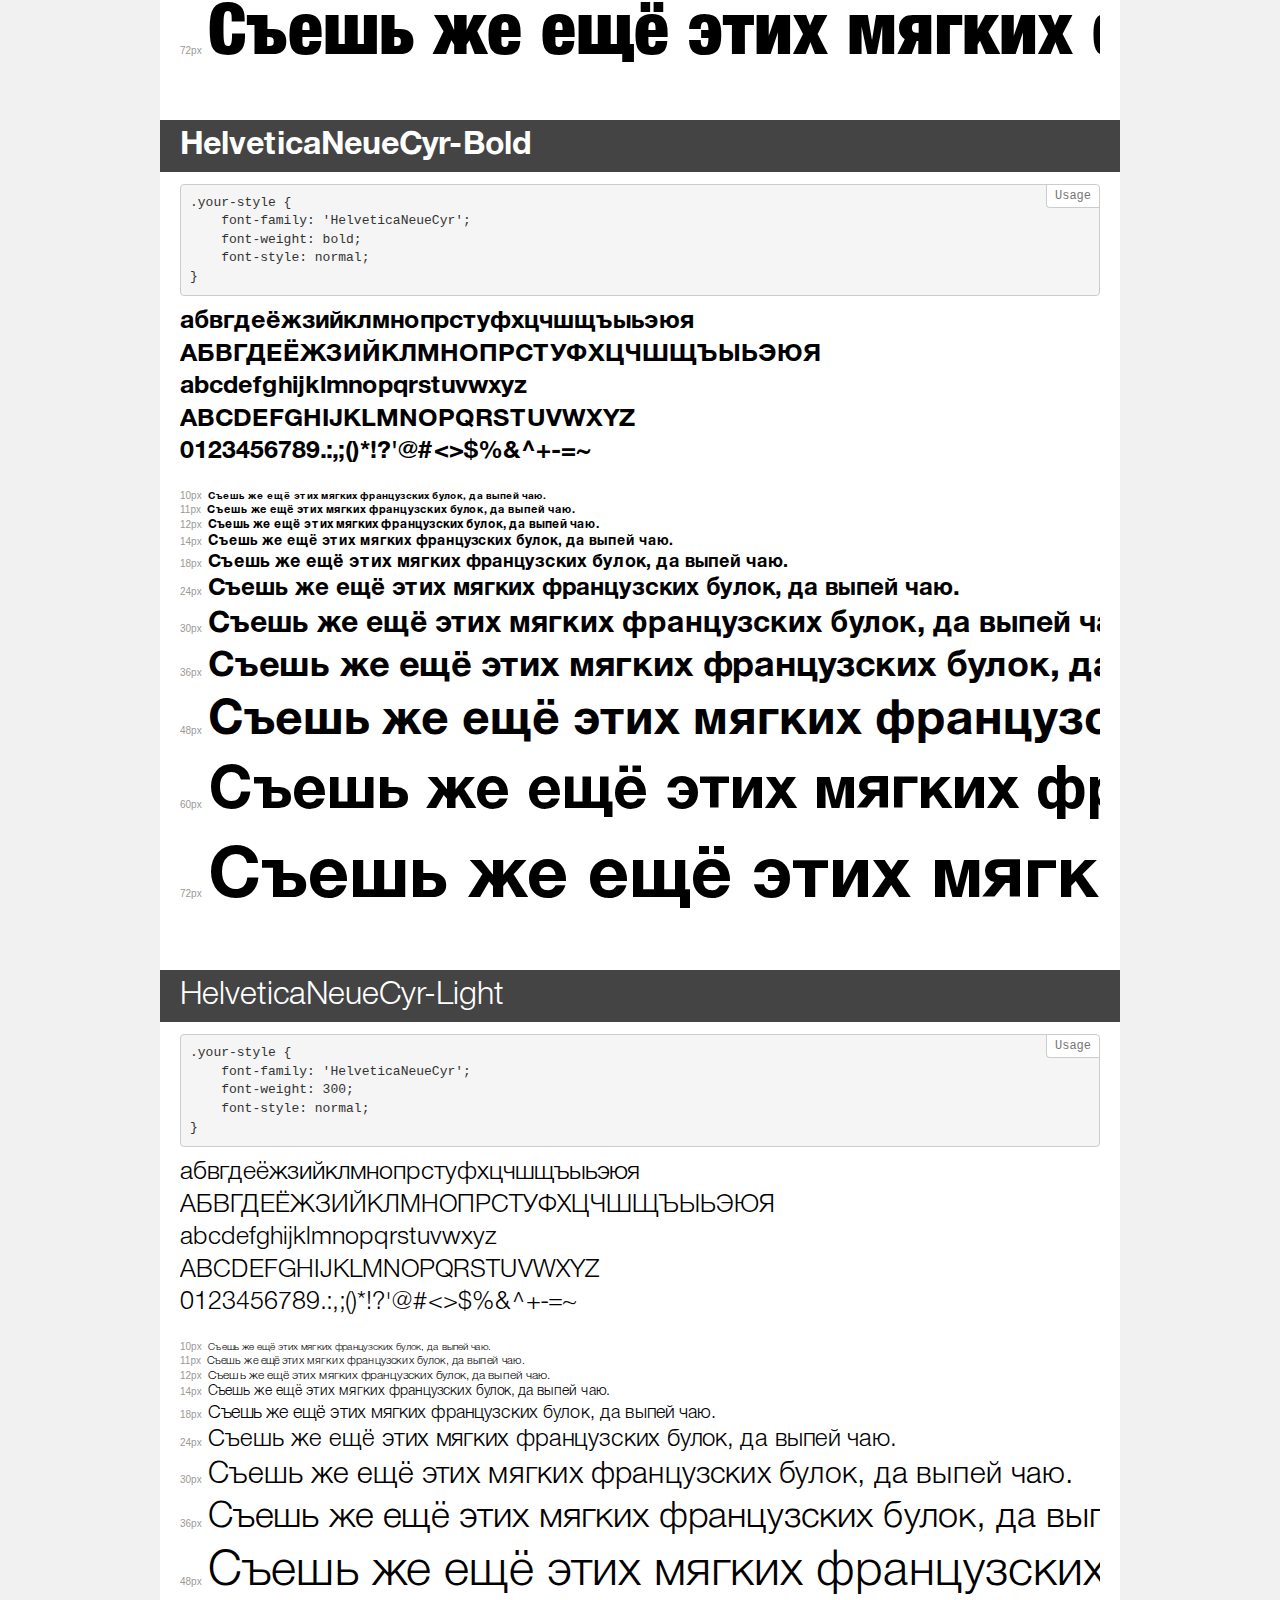
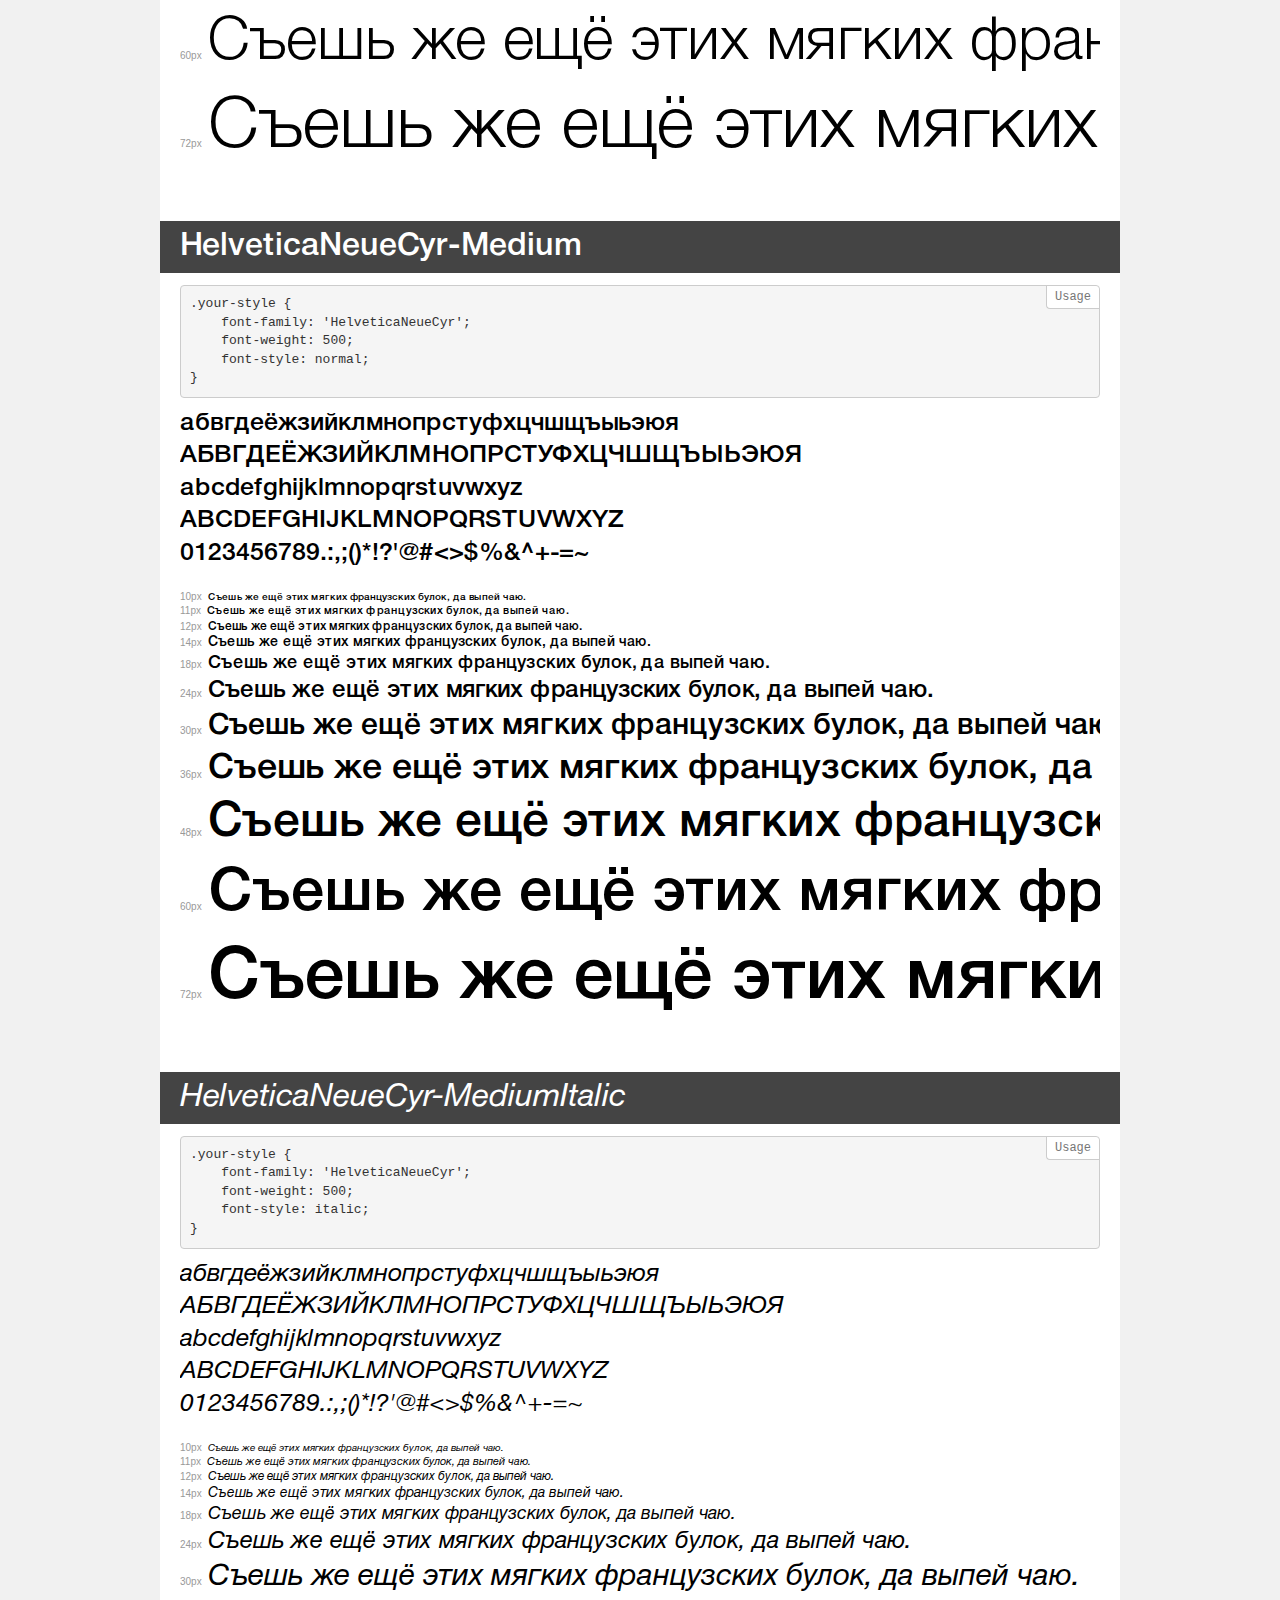
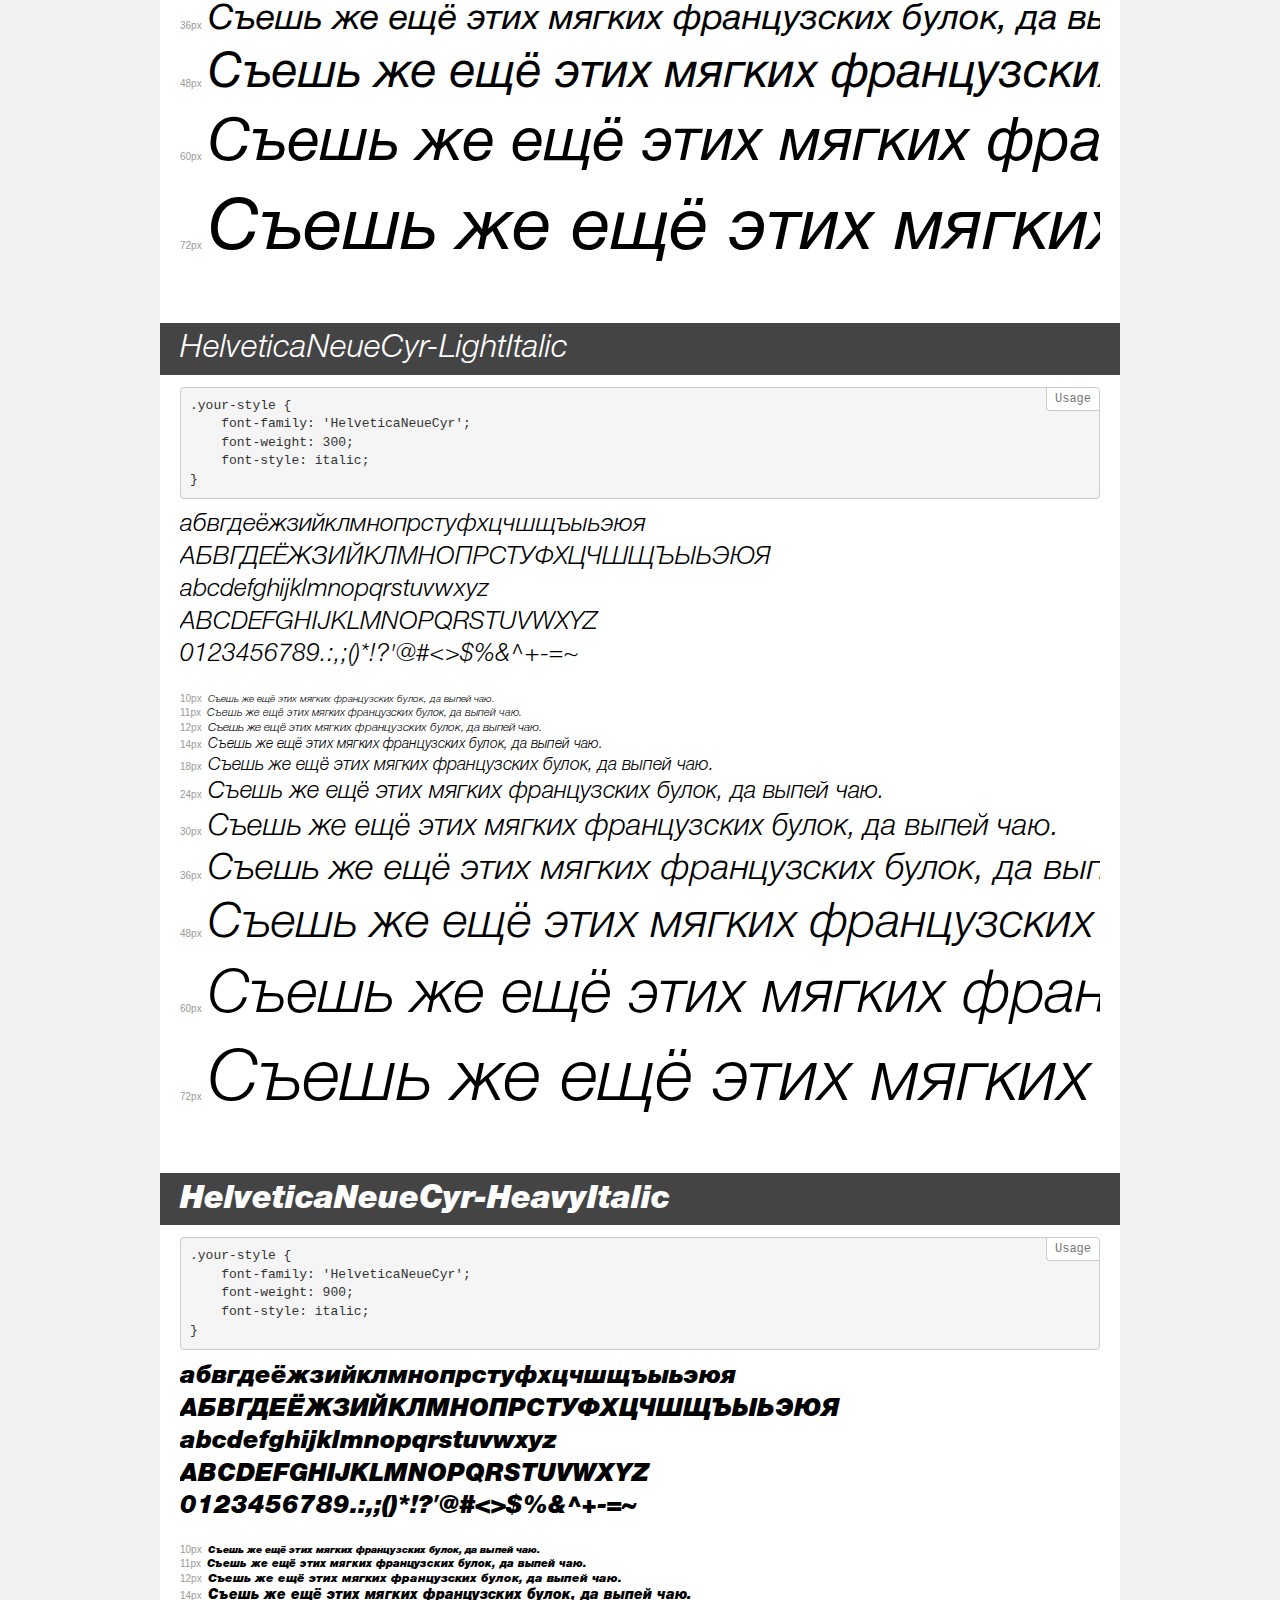
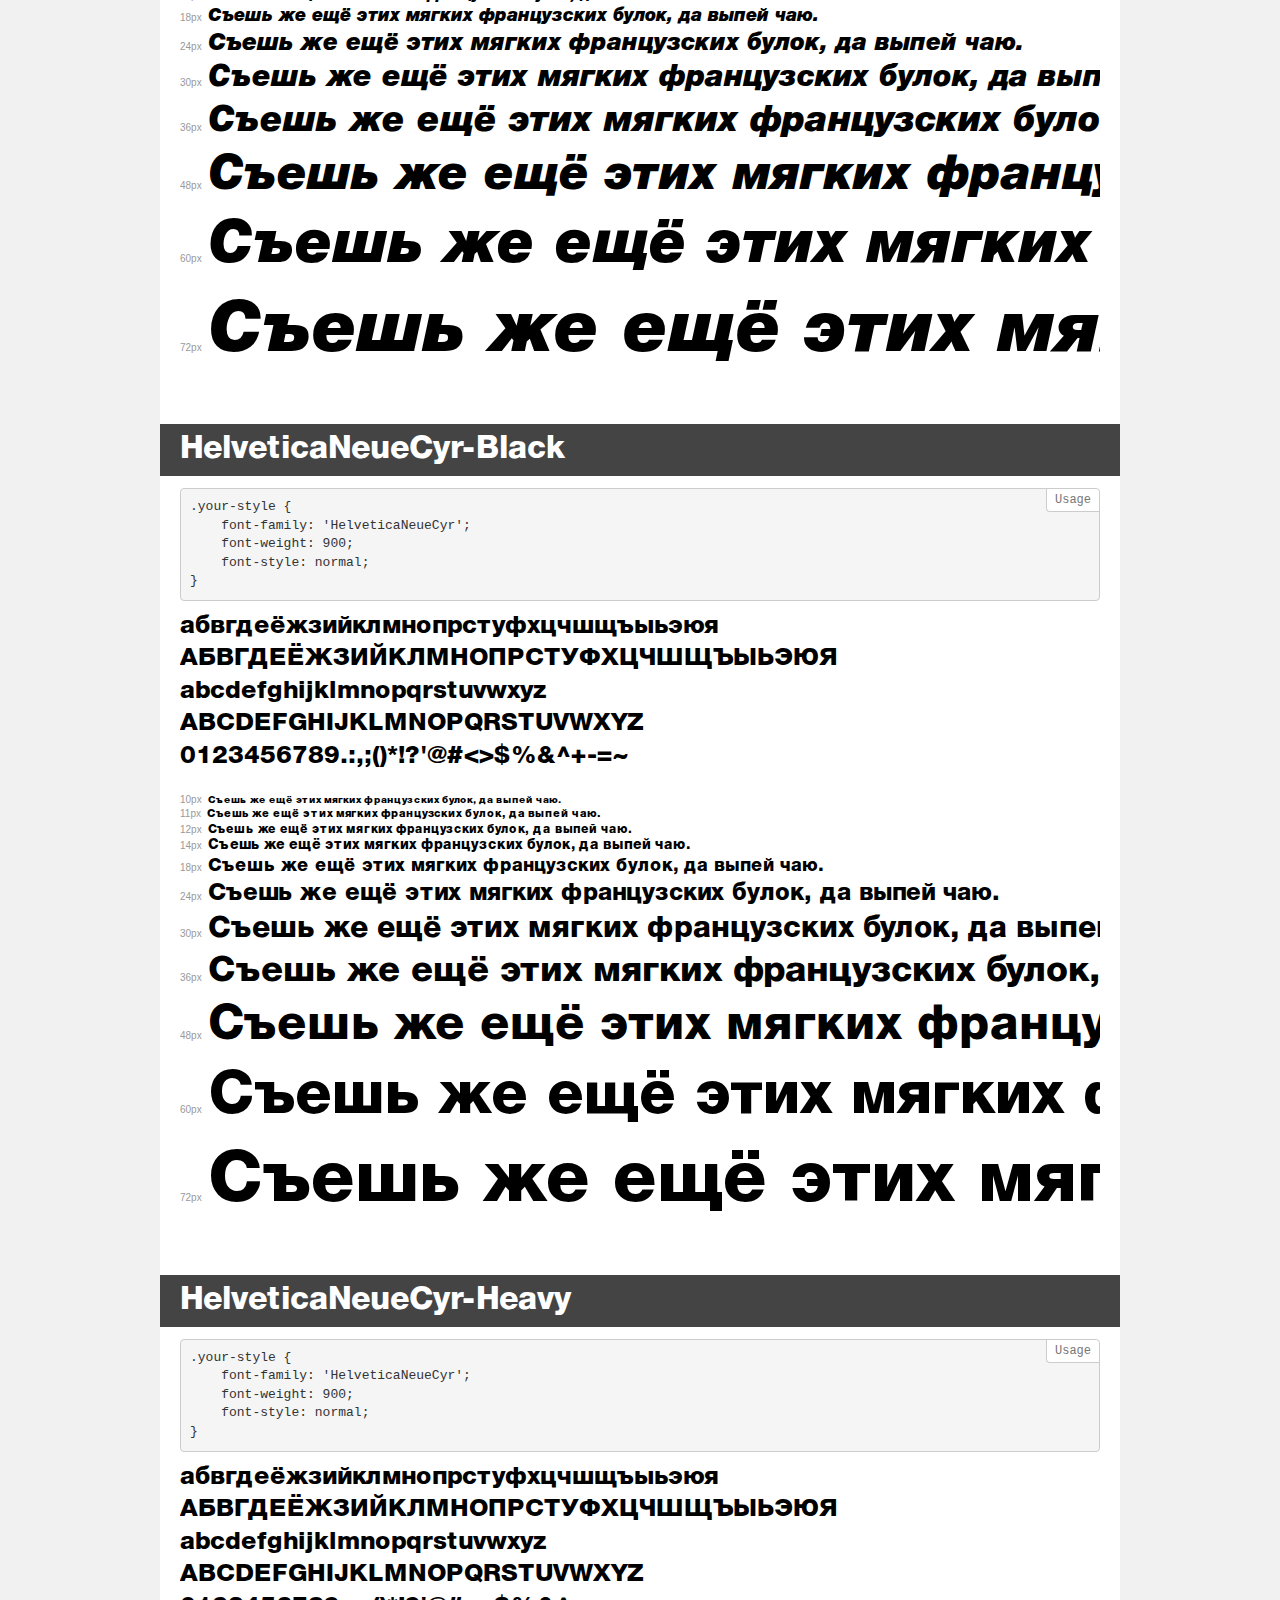
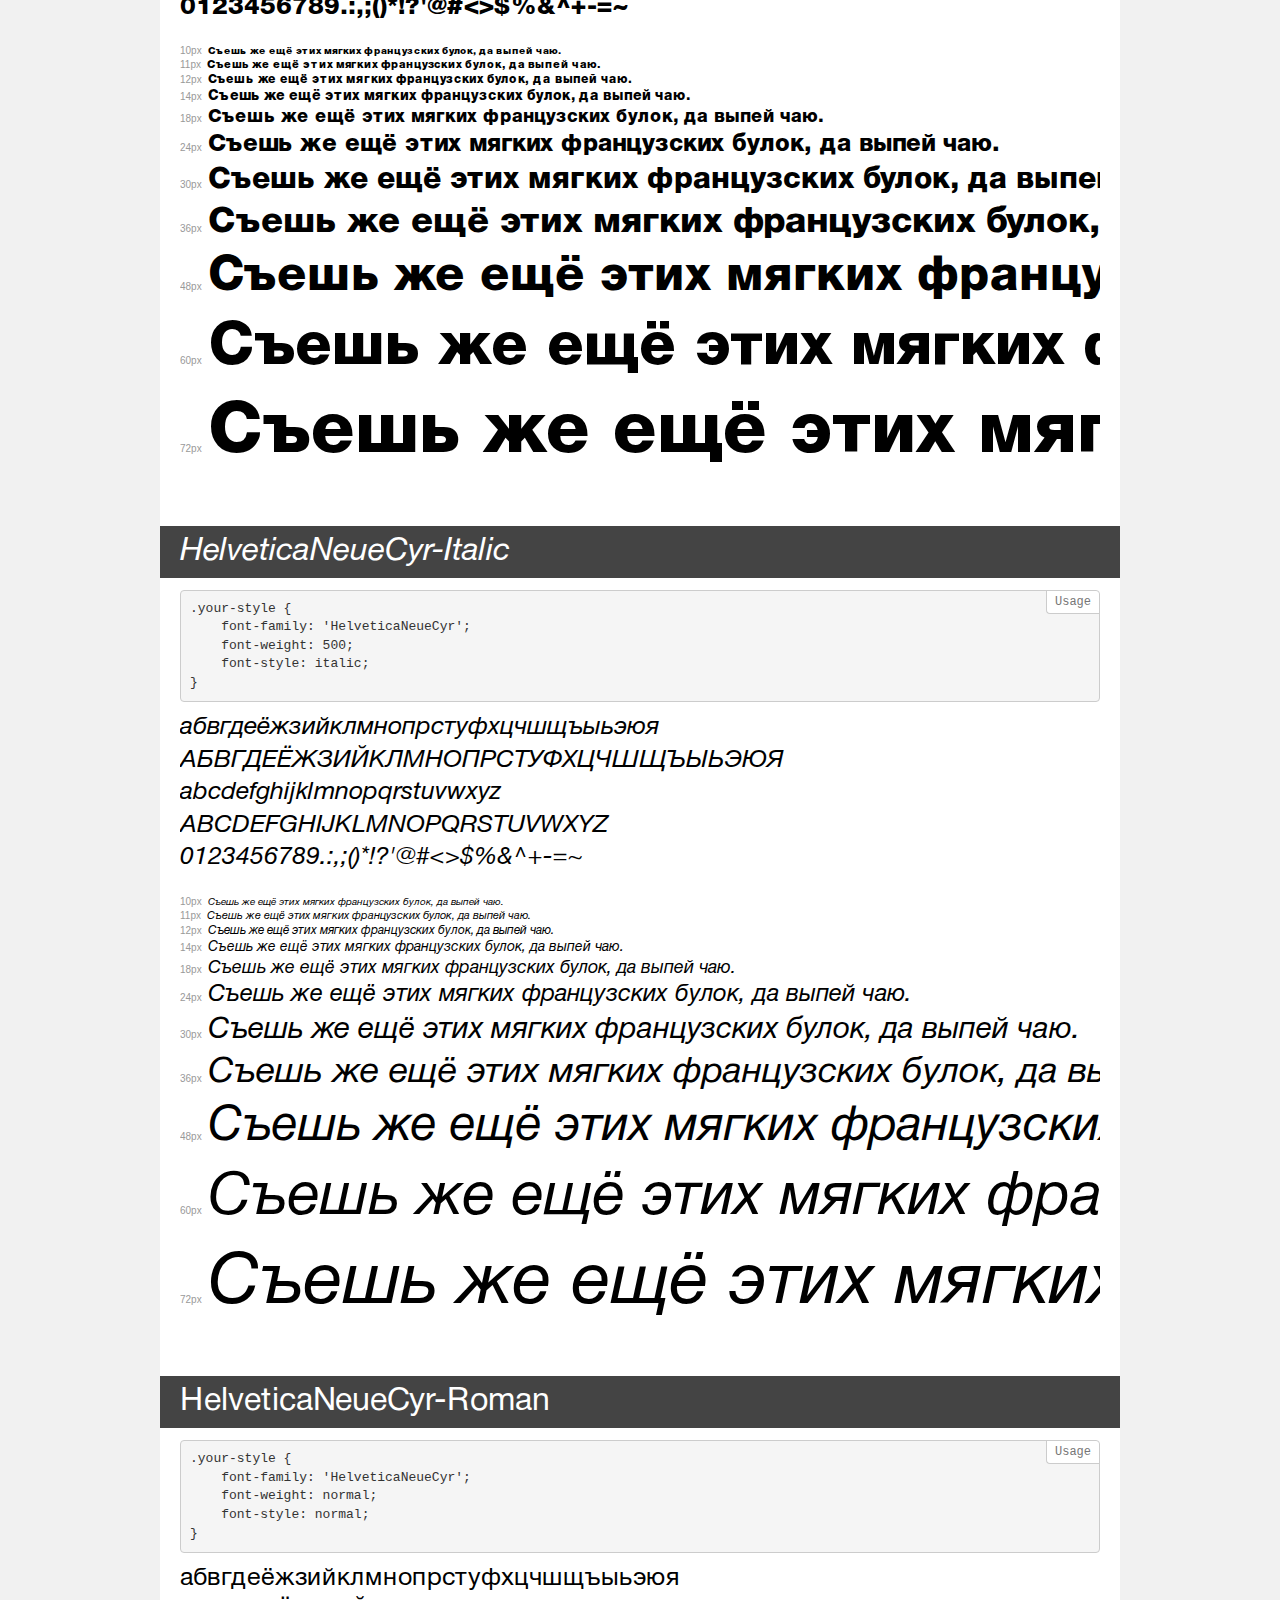
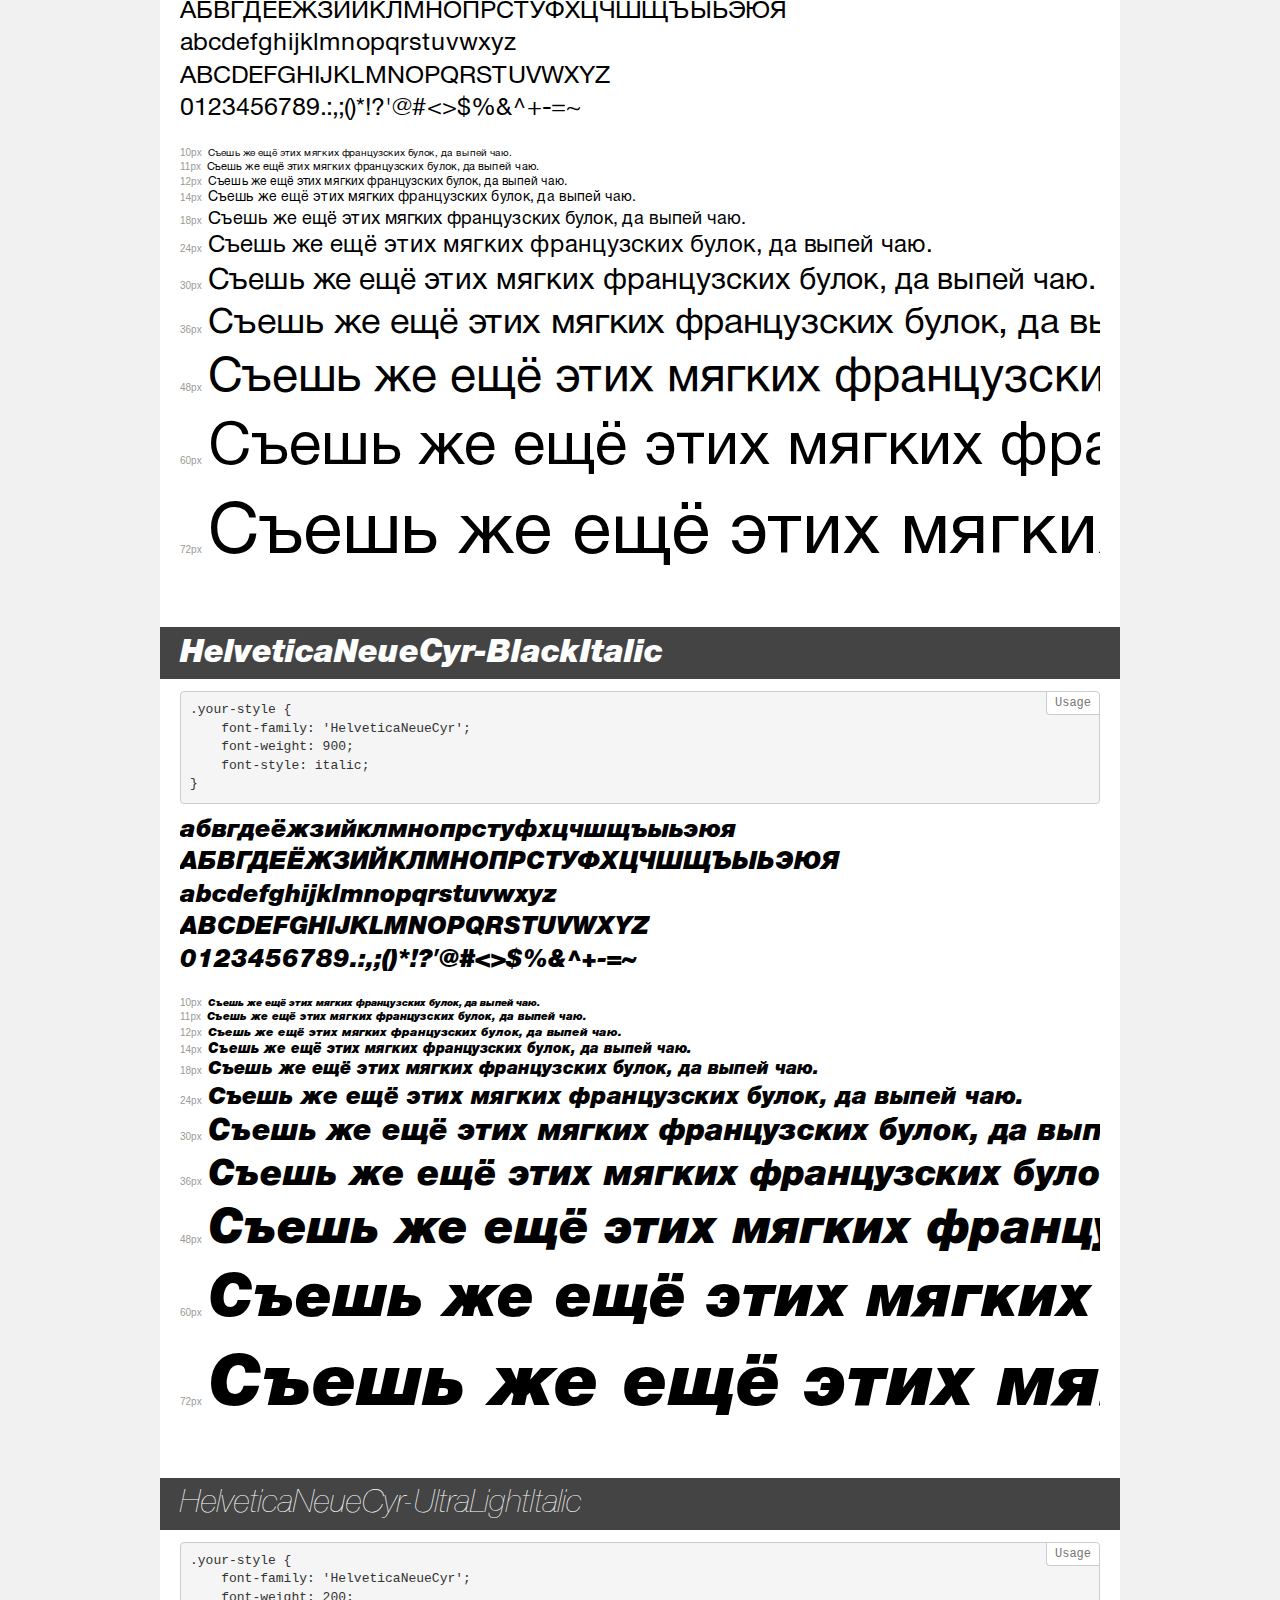
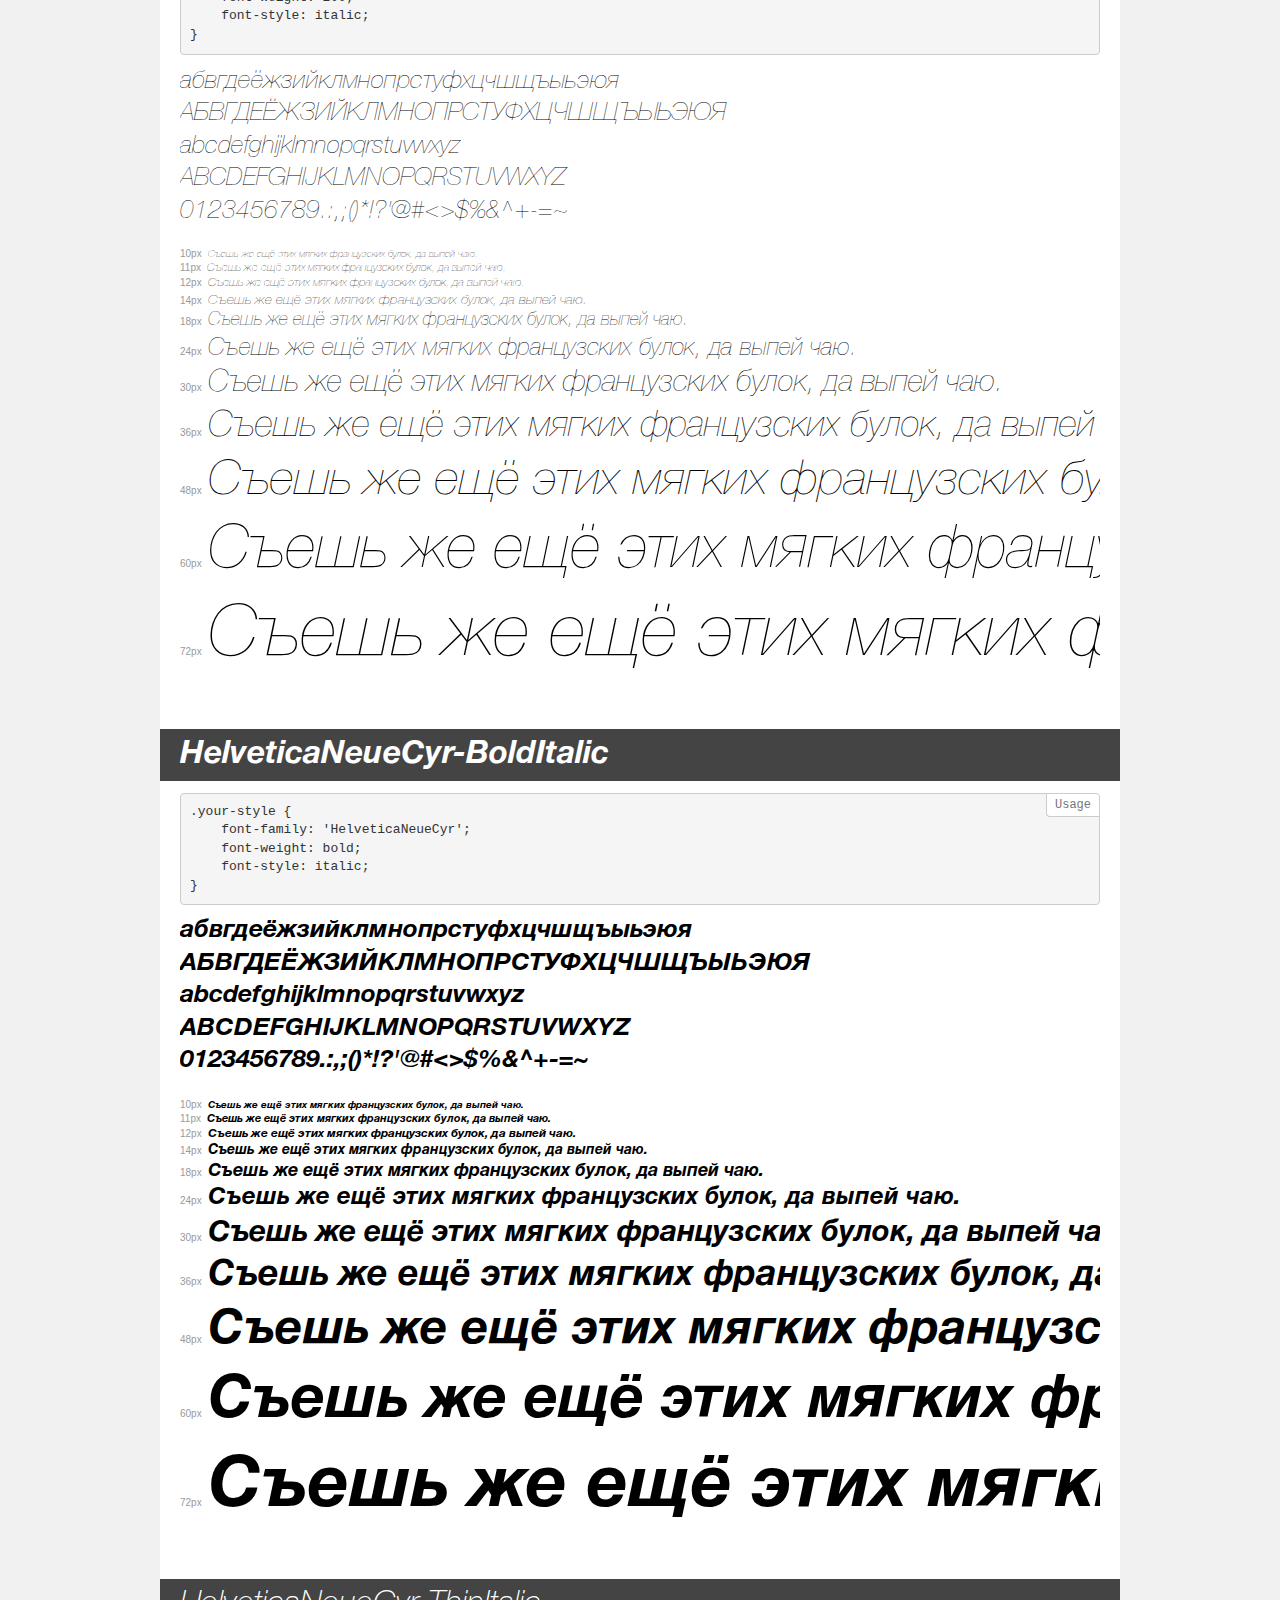
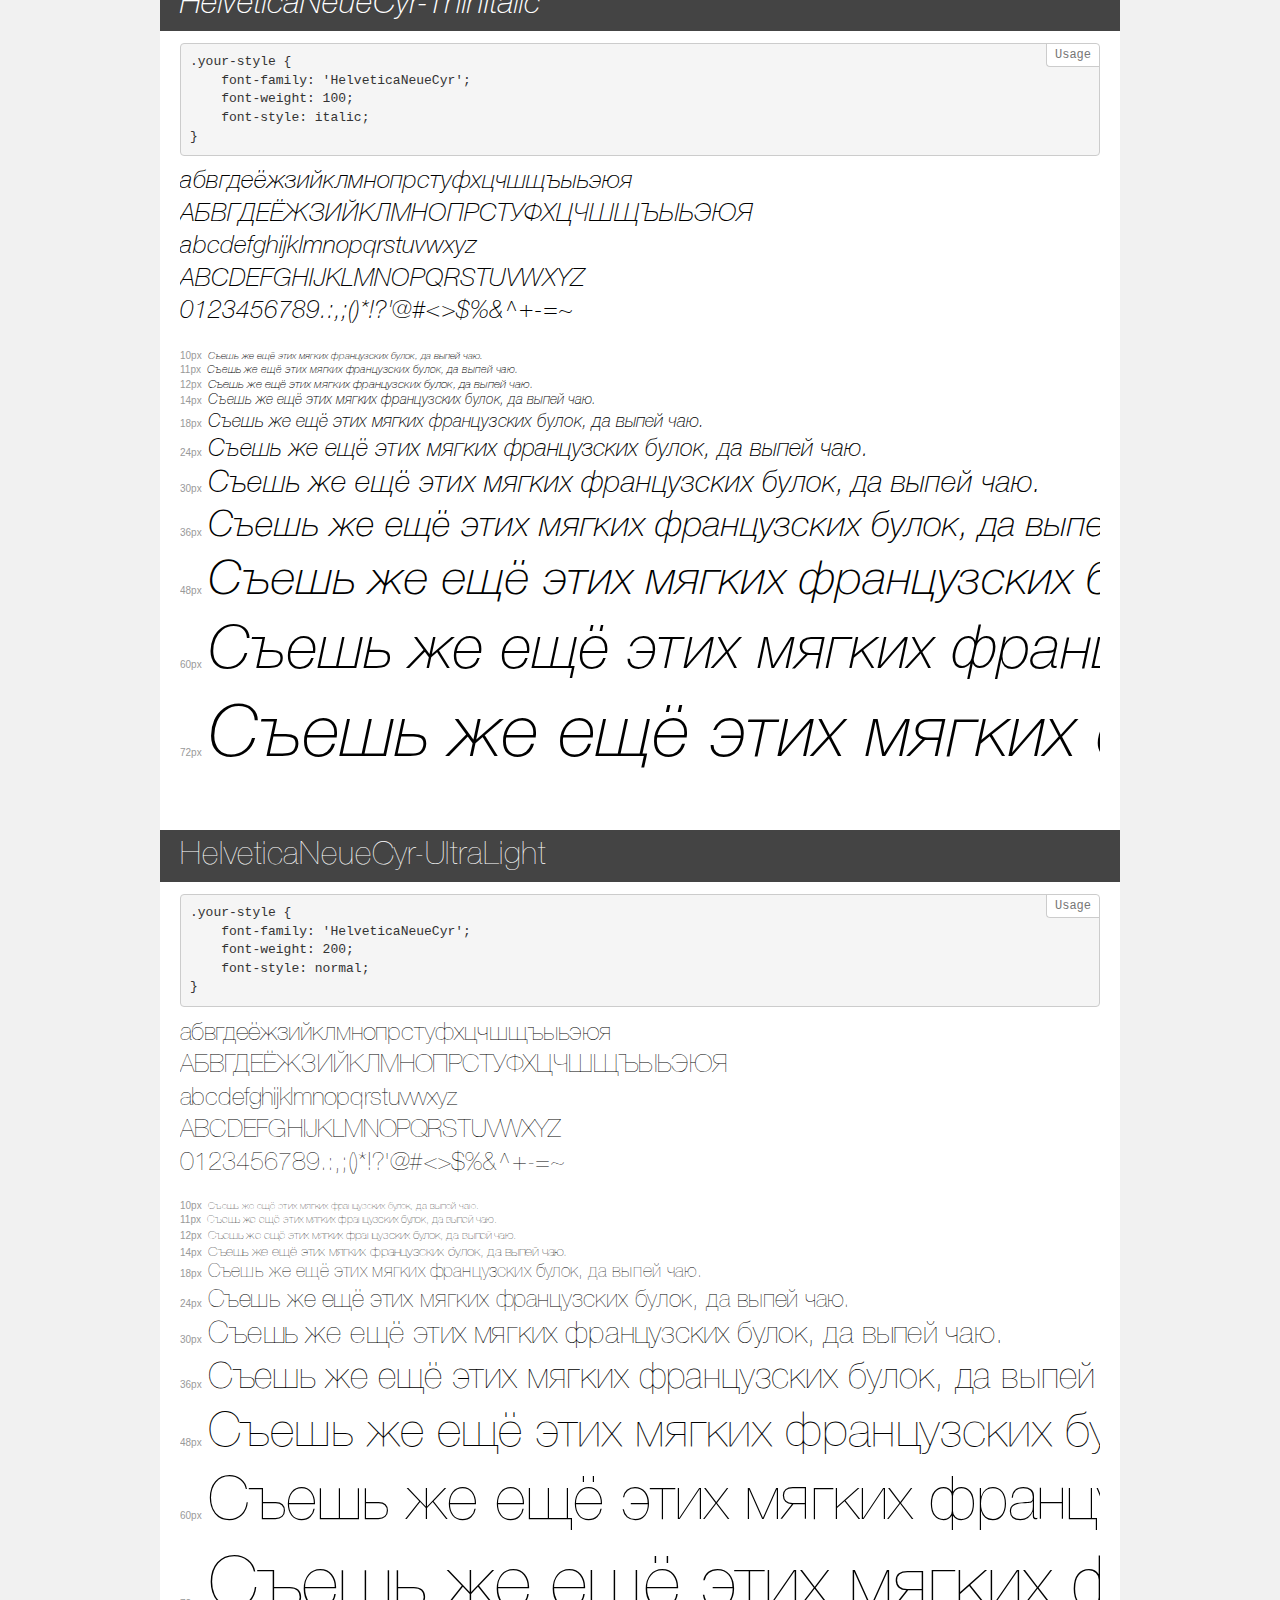
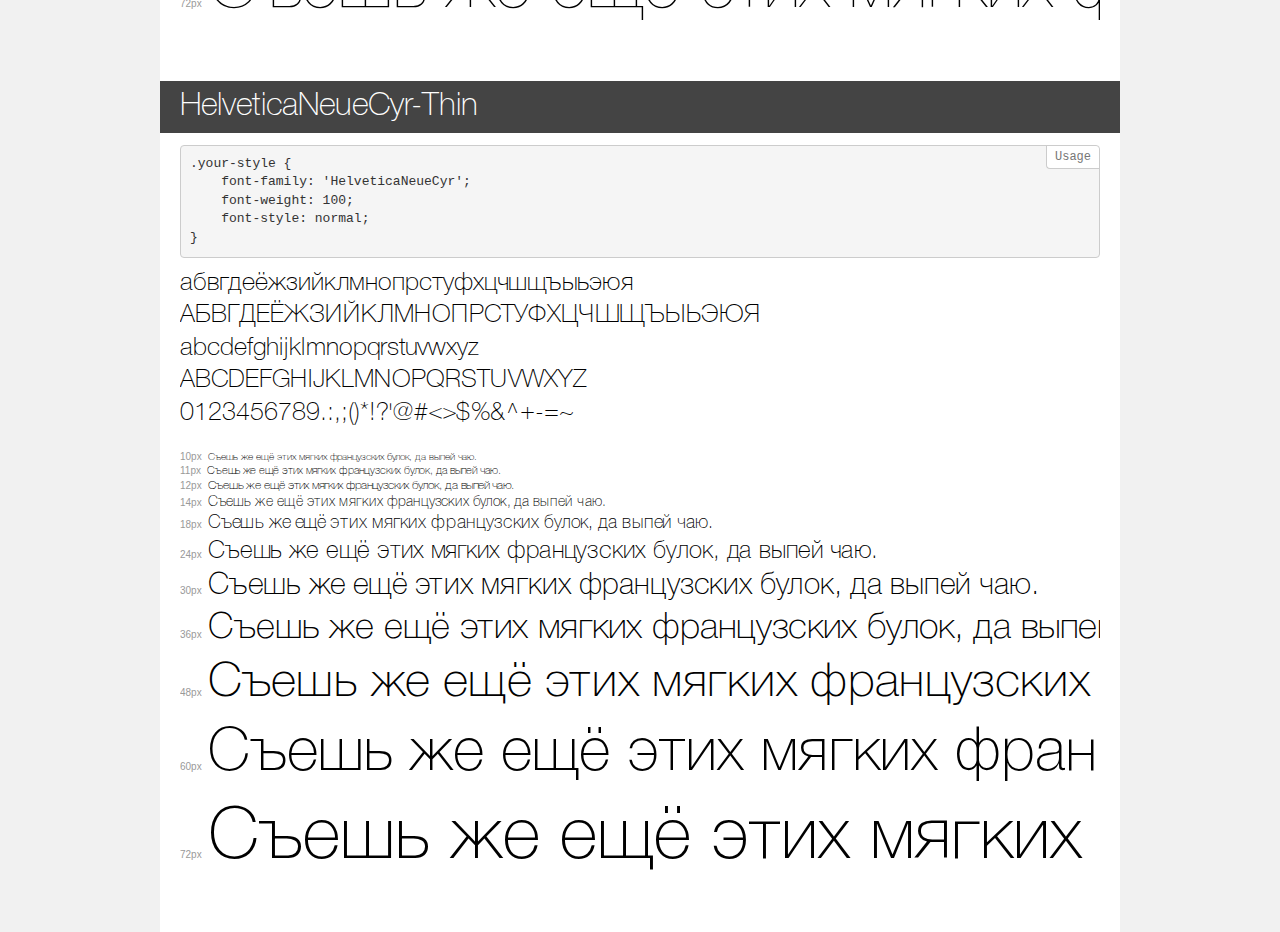
<file: fonts/demo.html>
<!DOCTYPE html>
<html>
<head>
    <meta charset="utf-8">
    <meta http-equiv="X-UA-Compatible" content="IE=edge">
    <meta name="viewport" content="width=device-width, initial-scale=1">
    <meta name="robots" content="noindex, noarchive">
    <meta name="format-detection" content="telephone=no">
    <title>Transfonter demo</title>
    <link href="stylesheet.css" rel="stylesheet">
    <style>
        /*
        http://meyerweb.com/eric/tools/css/reset/
        v2.0 | 20110126
        License: none (public domain)
        */
        html, body, div, span, applet, object, iframe,
        h1, h2, h3, h4, h5, h6, p, blockquote, pre,
        a, abbr, acronym, address, big, cite, code,
        del, dfn, em, img, ins, kbd, q, s, samp,
        small, strike, strong, sub, sup, tt, var,
        b, u, i, center,
        dl, dt, dd, ol, ul, li,
        fieldset, form, label, legend,
        table, caption, tbody, tfoot, thead, tr, th, td,
        article, aside, canvas, details, embed,
        figure, figcaption, footer, header, hgroup,
        menu, nav, output, ruby, section, summary,
        time, mark, audio, video {
            margin: 0;
            padding: 0;
            border: 0;
            font-size: 100%;
            font: inherit;
            vertical-align: baseline;
        }
        /* HTML5 display-role reset for older browsers */
        article, aside, details, figcaption, figure,
        footer, header, hgroup, menu, nav, section {
            display: block;
        }
        body {
            line-height: 1;
        }
        ol, ul {
            list-style: none;
        }
        blockquote, q {
            quotes: none;
        }
        blockquote:before, blockquote:after,
        q:before, q:after {
            content: '';
            content: none;
        }
        table {
            border-collapse: collapse;
            border-spacing: 0;
        }
        /* common styles */
        body {
            background: #f1f1f1;
            color: #000;
        }
        .page {
            background: #fff;
            width: 920px;
            margin: 0 auto;
            padding: 20px 20px 0 20px;
            overflow: hidden;
        }
        .font-container {
            overflow-x: auto;
            overflow-y: hidden;
            margin-bottom: 40px;
            line-height: 1.3;
            white-space: nowrap;
            padding-bottom: 5px;
        }
        h1 {
            position: relative;
            background: #444;
            font-size: 32px;
            color: #fff;
            padding: 10px 20px;
            margin: 0 -20px 12px -20px;
        }
        .letters {
            font-size: 25px;
            margin-bottom: 20px;
        }
        .s10:before {
            content: '10px';
        }
        .s11:before {
            content: '11px';
        }
        .s12:before {
            content: '12px';
        }
        .s14:before {
            content: '14px';
        }
        .s18:before {
            content: '18px';
        }
        .s24:before {
            content: '24px';
        }
        .s30:before {
            content: '30px';
        }
        .s36:before {
            content: '36px';
        }
        .s48:before {
            content: '48px';
        }
        .s60:before {
            content: '60px';
        }
        .s72:before {
            content: '72px';
        }
        .s10:before, .s11:before, .s12:before, .s14:before,
        .s18:before, .s24:before, .s30:before, .s36:before,
        .s48:before, .s60:before, .s72:before {
            font-family: Arial, sans-serif;
            font-size: 10px;
            font-weight: normal;
            font-style: normal;
            color: #999;
            padding-right: 6px;
        }
        pre {
            display: block;
            position: relative;
            padding: 9px;
            margin: 0 0 10px;
            font-family: Monaco, Menlo, Consolas, "Courier New", monospace !important;
            font-size: 13px;
            line-height: 1.428571429;
            color: #333;
            font-weight: normal !important;
            font-style: normal !important;
            background-color: #f5f5f5;
            border: 1px solid #ccc;
            overflow-x: auto;
            border-radius: 4px;
        }
        pre:after {
            display: block;
            position: absolute;
            right: 0;
            top: 0;
            content: 'Usage';
            line-height: 1;
            padding: 5px 8px;
            font-size: 12px;
            color: #767676;
            background-color: #fff;
            border: 1px solid #ccc;
            border-right: none;
            border-top: none;
            border-radius: 0 4px 0 4px;
            z-index: 10;
        }
        /* responsive */
        @media (max-width: 959px) {
            .page {
                width: auto;
                margin: 0;
            }
        }
    </style>
</head>
<body>
<div class="page">
    <div class="demo" style="font-family: 'Helvetica Neue'; font-weight: bold; font-style: normal;">
        <h1>Helvetica Neue Condensed Bold</h1>
        <pre>.your-style {
    font-family: 'Helvetica Neue';
    font-weight: bold;
    font-style: normal;
}</pre>
        <div class="font-container">
            <p class="letters">
                абвгдеёжзийклмнопрстуфхцчшщъыьэюя<br>
АБВГДЕЁЖЗИЙКЛМНОПРСТУФХЦЧШЩЪЫЬЭЮЯ<br>
abcdefghijklmnopqrstuvwxyz<br>
ABCDEFGHIJKLMNOPQRSTUVWXYZ<br>
                0123456789.:,;()*!?'@#<>$%&^+-=~
            </p>
            <p class="s10" style="font-size: 10px;">Съешь же ещё этих мягких французских булок, да выпей чаю.</p>
            <p class="s11" style="font-size: 11px;">Съешь же ещё этих мягких французских булок, да выпей чаю.</p>
            <p class="s12" style="font-size: 12px;">Съешь же ещё этих мягких французских булок, да выпей чаю.</p>
            <p class="s14" style="font-size: 14px;">Съешь же ещё этих мягких французских булок, да выпей чаю.</p>
            <p class="s18" style="font-size: 18px;">Съешь же ещё этих мягких французских булок, да выпей чаю.</p>
            <p class="s24" style="font-size: 24px;">Съешь же ещё этих мягких французских булок, да выпей чаю.</p>
            <p class="s30" style="font-size: 30px;">Съешь же ещё этих мягких французских булок, да выпей чаю.</p>
            <p class="s36" style="font-size: 36px;">Съешь же ещё этих мягких французских булок, да выпей чаю.</p>
            <p class="s48" style="font-size: 48px;">Съешь же ещё этих мягких французских булок, да выпей чаю.</p>
            <p class="s60" style="font-size: 60px;">Съешь же ещё этих мягких французских булок, да выпей чаю.</p>
            <p class="s72" style="font-size: 72px;">Съешь же ещё этих мягких французских булок, да выпей чаю.</p>
        </div>
    </div>
    <div class="demo" style="font-family: 'Helvetica Neue'; font-weight: 900; font-style: normal;">
        <h1>Helvetica Neue Condensed Black</h1>
        <pre>.your-style {
    font-family: 'Helvetica Neue';
    font-weight: 900;
    font-style: normal;
}</pre>
        <div class="font-container">
            <p class="letters">
                абвгдеёжзийклмнопрстуфхцчшщъыьэюя<br>
АБВГДЕЁЖЗИЙКЛМНОПРСТУФХЦЧШЩЪЫЬЭЮЯ<br>
abcdefghijklmnopqrstuvwxyz<br>
ABCDEFGHIJKLMNOPQRSTUVWXYZ<br>
                0123456789.:,;()*!?'@#<>$%&^+-=~
            </p>
            <p class="s10" style="font-size: 10px;">Съешь же ещё этих мягких французских булок, да выпей чаю.</p>
            <p class="s11" style="font-size: 11px;">Съешь же ещё этих мягких французских булок, да выпей чаю.</p>
            <p class="s12" style="font-size: 12px;">Съешь же ещё этих мягких французских булок, да выпей чаю.</p>
            <p class="s14" style="font-size: 14px;">Съешь же ещё этих мягких французских булок, да выпей чаю.</p>
            <p class="s18" style="font-size: 18px;">Съешь же ещё этих мягких французских булок, да выпей чаю.</p>
            <p class="s24" style="font-size: 24px;">Съешь же ещё этих мягких французских булок, да выпей чаю.</p>
            <p class="s30" style="font-size: 30px;">Съешь же ещё этих мягких французских булок, да выпей чаю.</p>
            <p class="s36" style="font-size: 36px;">Съешь же ещё этих мягких французских булок, да выпей чаю.</p>
            <p class="s48" style="font-size: 48px;">Съешь же ещё этих мягких французских булок, да выпей чаю.</p>
            <p class="s60" style="font-size: 60px;">Съешь же ещё этих мягких французских булок, да выпей чаю.</p>
            <p class="s72" style="font-size: 72px;">Съешь же ещё этих мягких французских булок, да выпей чаю.</p>
        </div>
    </div>
    <div class="demo" style="font-family: 'HelveticaNeueCyr'; font-weight: bold; font-style: normal;">
        <h1>HelveticaNeueCyr-Bold</h1>
        <pre>.your-style {
    font-family: 'HelveticaNeueCyr';
    font-weight: bold;
    font-style: normal;
}</pre>
        <div class="font-container">
            <p class="letters">
                абвгдеёжзийклмнопрстуфхцчшщъыьэюя<br>
АБВГДЕЁЖЗИЙКЛМНОПРСТУФХЦЧШЩЪЫЬЭЮЯ<br>
abcdefghijklmnopqrstuvwxyz<br>
ABCDEFGHIJKLMNOPQRSTUVWXYZ<br>
                0123456789.:,;()*!?'@#<>$%&^+-=~
            </p>
            <p class="s10" style="font-size: 10px;">Съешь же ещё этих мягких французских булок, да выпей чаю.</p>
            <p class="s11" style="font-size: 11px;">Съешь же ещё этих мягких французских булок, да выпей чаю.</p>
            <p class="s12" style="font-size: 12px;">Съешь же ещё этих мягких французских булок, да выпей чаю.</p>
            <p class="s14" style="font-size: 14px;">Съешь же ещё этих мягких французских булок, да выпей чаю.</p>
            <p class="s18" style="font-size: 18px;">Съешь же ещё этих мягких французских булок, да выпей чаю.</p>
            <p class="s24" style="font-size: 24px;">Съешь же ещё этих мягких французских булок, да выпей чаю.</p>
            <p class="s30" style="font-size: 30px;">Съешь же ещё этих мягких французских булок, да выпей чаю.</p>
            <p class="s36" style="font-size: 36px;">Съешь же ещё этих мягких французских булок, да выпей чаю.</p>
            <p class="s48" style="font-size: 48px;">Съешь же ещё этих мягких французских булок, да выпей чаю.</p>
            <p class="s60" style="font-size: 60px;">Съешь же ещё этих мягких французских булок, да выпей чаю.</p>
            <p class="s72" style="font-size: 72px;">Съешь же ещё этих мягких французских булок, да выпей чаю.</p>
        </div>
    </div>
    <div class="demo" style="font-family: 'HelveticaNeueCyr'; font-weight: 300; font-style: normal;">
        <h1>HelveticaNeueCyr-Light</h1>
        <pre>.your-style {
    font-family: 'HelveticaNeueCyr';
    font-weight: 300;
    font-style: normal;
}</pre>
        <div class="font-container">
            <p class="letters">
                абвгдеёжзийклмнопрстуфхцчшщъыьэюя<br>
АБВГДЕЁЖЗИЙКЛМНОПРСТУФХЦЧШЩЪЫЬЭЮЯ<br>
abcdefghijklmnopqrstuvwxyz<br>
ABCDEFGHIJKLMNOPQRSTUVWXYZ<br>
                0123456789.:,;()*!?'@#<>$%&^+-=~
            </p>
            <p class="s10" style="font-size: 10px;">Съешь же ещё этих мягких французских булок, да выпей чаю.</p>
            <p class="s11" style="font-size: 11px;">Съешь же ещё этих мягких французских булок, да выпей чаю.</p>
            <p class="s12" style="font-size: 12px;">Съешь же ещё этих мягких французских булок, да выпей чаю.</p>
            <p class="s14" style="font-size: 14px;">Съешь же ещё этих мягких французских булок, да выпей чаю.</p>
            <p class="s18" style="font-size: 18px;">Съешь же ещё этих мягких французских булок, да выпей чаю.</p>
            <p class="s24" style="font-size: 24px;">Съешь же ещё этих мягких французских булок, да выпей чаю.</p>
            <p class="s30" style="font-size: 30px;">Съешь же ещё этих мягких французских булок, да выпей чаю.</p>
            <p class="s36" style="font-size: 36px;">Съешь же ещё этих мягких французских булок, да выпей чаю.</p>
            <p class="s48" style="font-size: 48px;">Съешь же ещё этих мягких французских булок, да выпей чаю.</p>
            <p class="s60" style="font-size: 60px;">Съешь же ещё этих мягких французских булок, да выпей чаю.</p>
            <p class="s72" style="font-size: 72px;">Съешь же ещё этих мягких французских булок, да выпей чаю.</p>
        </div>
    </div>
    <div class="demo" style="font-family: 'HelveticaNeueCyr'; font-weight: 500; font-style: normal;">
        <h1>HelveticaNeueCyr-Medium</h1>
        <pre>.your-style {
    font-family: 'HelveticaNeueCyr';
    font-weight: 500;
    font-style: normal;
}</pre>
        <div class="font-container">
            <p class="letters">
                абвгдеёжзийклмнопрстуфхцчшщъыьэюя<br>
АБВГДЕЁЖЗИЙКЛМНОПРСТУФХЦЧШЩЪЫЬЭЮЯ<br>
abcdefghijklmnopqrstuvwxyz<br>
ABCDEFGHIJKLMNOPQRSTUVWXYZ<br>
                0123456789.:,;()*!?'@#<>$%&^+-=~
            </p>
            <p class="s10" style="font-size: 10px;">Съешь же ещё этих мягких французских булок, да выпей чаю.</p>
            <p class="s11" style="font-size: 11px;">Съешь же ещё этих мягких французских булок, да выпей чаю.</p>
            <p class="s12" style="font-size: 12px;">Съешь же ещё этих мягких французских булок, да выпей чаю.</p>
            <p class="s14" style="font-size: 14px;">Съешь же ещё этих мягких французских булок, да выпей чаю.</p>
            <p class="s18" style="font-size: 18px;">Съешь же ещё этих мягких французских булок, да выпей чаю.</p>
            <p class="s24" style="font-size: 24px;">Съешь же ещё этих мягких французских булок, да выпей чаю.</p>
            <p class="s30" style="font-size: 30px;">Съешь же ещё этих мягких французских булок, да выпей чаю.</p>
            <p class="s36" style="font-size: 36px;">Съешь же ещё этих мягких французских булок, да выпей чаю.</p>
            <p class="s48" style="font-size: 48px;">Съешь же ещё этих мягких французских булок, да выпей чаю.</p>
            <p class="s60" style="font-size: 60px;">Съешь же ещё этих мягких французских булок, да выпей чаю.</p>
            <p class="s72" style="font-size: 72px;">Съешь же ещё этих мягких французских булок, да выпей чаю.</p>
        </div>
    </div>
    <div class="demo" style="font-family: 'HelveticaNeueCyr'; font-weight: 500; font-style: italic;">
        <h1>HelveticaNeueCyr-MediumItalic</h1>
        <pre>.your-style {
    font-family: 'HelveticaNeueCyr';
    font-weight: 500;
    font-style: italic;
}</pre>
        <div class="font-container">
            <p class="letters">
                абвгдеёжзийклмнопрстуфхцчшщъыьэюя<br>
АБВГДЕЁЖЗИЙКЛМНОПРСТУФХЦЧШЩЪЫЬЭЮЯ<br>
abcdefghijklmnopqrstuvwxyz<br>
ABCDEFGHIJKLMNOPQRSTUVWXYZ<br>
                0123456789.:,;()*!?'@#<>$%&^+-=~
            </p>
            <p class="s10" style="font-size: 10px;">Съешь же ещё этих мягких французских булок, да выпей чаю.</p>
            <p class="s11" style="font-size: 11px;">Съешь же ещё этих мягких французских булок, да выпей чаю.</p>
            <p class="s12" style="font-size: 12px;">Съешь же ещё этих мягких французских булок, да выпей чаю.</p>
            <p class="s14" style="font-size: 14px;">Съешь же ещё этих мягких французских булок, да выпей чаю.</p>
            <p class="s18" style="font-size: 18px;">Съешь же ещё этих мягких французских булок, да выпей чаю.</p>
            <p class="s24" style="font-size: 24px;">Съешь же ещё этих мягких французских булок, да выпей чаю.</p>
            <p class="s30" style="font-size: 30px;">Съешь же ещё этих мягких французских булок, да выпей чаю.</p>
            <p class="s36" style="font-size: 36px;">Съешь же ещё этих мягких французских булок, да выпей чаю.</p>
            <p class="s48" style="font-size: 48px;">Съешь же ещё этих мягких французских булок, да выпей чаю.</p>
            <p class="s60" style="font-size: 60px;">Съешь же ещё этих мягких французских булок, да выпей чаю.</p>
            <p class="s72" style="font-size: 72px;">Съешь же ещё этих мягких французских булок, да выпей чаю.</p>
        </div>
    </div>
    <div class="demo" style="font-family: 'HelveticaNeueCyr'; font-weight: 300; font-style: italic;">
        <h1>HelveticaNeueCyr-LightItalic</h1>
        <pre>.your-style {
    font-family: 'HelveticaNeueCyr';
    font-weight: 300;
    font-style: italic;
}</pre>
        <div class="font-container">
            <p class="letters">
                абвгдеёжзийклмнопрстуфхцчшщъыьэюя<br>
АБВГДЕЁЖЗИЙКЛМНОПРСТУФХЦЧШЩЪЫЬЭЮЯ<br>
abcdefghijklmnopqrstuvwxyz<br>
ABCDEFGHIJKLMNOPQRSTUVWXYZ<br>
                0123456789.:,;()*!?'@#<>$%&^+-=~
            </p>
            <p class="s10" style="font-size: 10px;">Съешь же ещё этих мягких французских булок, да выпей чаю.</p>
            <p class="s11" style="font-size: 11px;">Съешь же ещё этих мягких французских булок, да выпей чаю.</p>
            <p class="s12" style="font-size: 12px;">Съешь же ещё этих мягких французских булок, да выпей чаю.</p>
            <p class="s14" style="font-size: 14px;">Съешь же ещё этих мягких французских булок, да выпей чаю.</p>
            <p class="s18" style="font-size: 18px;">Съешь же ещё этих мягких французских булок, да выпей чаю.</p>
            <p class="s24" style="font-size: 24px;">Съешь же ещё этих мягких французских булок, да выпей чаю.</p>
            <p class="s30" style="font-size: 30px;">Съешь же ещё этих мягких французских булок, да выпей чаю.</p>
            <p class="s36" style="font-size: 36px;">Съешь же ещё этих мягких французских булок, да выпей чаю.</p>
            <p class="s48" style="font-size: 48px;">Съешь же ещё этих мягких французских булок, да выпей чаю.</p>
            <p class="s60" style="font-size: 60px;">Съешь же ещё этих мягких французских булок, да выпей чаю.</p>
            <p class="s72" style="font-size: 72px;">Съешь же ещё этих мягких французских булок, да выпей чаю.</p>
        </div>
    </div>
    <div class="demo" style="font-family: 'HelveticaNeueCyr'; font-weight: 900; font-style: italic;">
        <h1>HelveticaNeueCyr-HeavyItalic</h1>
        <pre>.your-style {
    font-family: 'HelveticaNeueCyr';
    font-weight: 900;
    font-style: italic;
}</pre>
        <div class="font-container">
            <p class="letters">
                абвгдеёжзийклмнопрстуфхцчшщъыьэюя<br>
АБВГДЕЁЖЗИЙКЛМНОПРСТУФХЦЧШЩЪЫЬЭЮЯ<br>
abcdefghijklmnopqrstuvwxyz<br>
ABCDEFGHIJKLMNOPQRSTUVWXYZ<br>
                0123456789.:,;()*!?'@#<>$%&^+-=~
            </p>
            <p class="s10" style="font-size: 10px;">Съешь же ещё этих мягких французских булок, да выпей чаю.</p>
            <p class="s11" style="font-size: 11px;">Съешь же ещё этих мягких французских булок, да выпей чаю.</p>
            <p class="s12" style="font-size: 12px;">Съешь же ещё этих мягких французских булок, да выпей чаю.</p>
            <p class="s14" style="font-size: 14px;">Съешь же ещё этих мягких французских булок, да выпей чаю.</p>
            <p class="s18" style="font-size: 18px;">Съешь же ещё этих мягких французских булок, да выпей чаю.</p>
            <p class="s24" style="font-size: 24px;">Съешь же ещё этих мягких французских булок, да выпей чаю.</p>
            <p class="s30" style="font-size: 30px;">Съешь же ещё этих мягких французских булок, да выпей чаю.</p>
            <p class="s36" style="font-size: 36px;">Съешь же ещё этих мягких французских булок, да выпей чаю.</p>
            <p class="s48" style="font-size: 48px;">Съешь же ещё этих мягких французских булок, да выпей чаю.</p>
            <p class="s60" style="font-size: 60px;">Съешь же ещё этих мягких французских булок, да выпей чаю.</p>
            <p class="s72" style="font-size: 72px;">Съешь же ещё этих мягких французских булок, да выпей чаю.</p>
        </div>
    </div>
    <div class="demo" style="font-family: 'HelveticaNeueCyr'; font-weight: 900; font-style: normal;">
        <h1>HelveticaNeueCyr-Black</h1>
        <pre>.your-style {
    font-family: 'HelveticaNeueCyr';
    font-weight: 900;
    font-style: normal;
}</pre>
        <div class="font-container">
            <p class="letters">
                абвгдеёжзийклмнопрстуфхцчшщъыьэюя<br>
АБВГДЕЁЖЗИЙКЛМНОПРСТУФХЦЧШЩЪЫЬЭЮЯ<br>
abcdefghijklmnopqrstuvwxyz<br>
ABCDEFGHIJKLMNOPQRSTUVWXYZ<br>
                0123456789.:,;()*!?'@#<>$%&^+-=~
            </p>
            <p class="s10" style="font-size: 10px;">Съешь же ещё этих мягких французских булок, да выпей чаю.</p>
            <p class="s11" style="font-size: 11px;">Съешь же ещё этих мягких французских булок, да выпей чаю.</p>
            <p class="s12" style="font-size: 12px;">Съешь же ещё этих мягких французских булок, да выпей чаю.</p>
            <p class="s14" style="font-size: 14px;">Съешь же ещё этих мягких французских булок, да выпей чаю.</p>
            <p class="s18" style="font-size: 18px;">Съешь же ещё этих мягких французских булок, да выпей чаю.</p>
            <p class="s24" style="font-size: 24px;">Съешь же ещё этих мягких французских булок, да выпей чаю.</p>
            <p class="s30" style="font-size: 30px;">Съешь же ещё этих мягких французских булок, да выпей чаю.</p>
            <p class="s36" style="font-size: 36px;">Съешь же ещё этих мягких французских булок, да выпей чаю.</p>
            <p class="s48" style="font-size: 48px;">Съешь же ещё этих мягких французских булок, да выпей чаю.</p>
            <p class="s60" style="font-size: 60px;">Съешь же ещё этих мягких французских булок, да выпей чаю.</p>
            <p class="s72" style="font-size: 72px;">Съешь же ещё этих мягких французских булок, да выпей чаю.</p>
        </div>
    </div>
    <div class="demo" style="font-family: 'HelveticaNeueCyr'; font-weight: 900; font-style: normal;">
        <h1>HelveticaNeueCyr-Heavy</h1>
        <pre>.your-style {
    font-family: 'HelveticaNeueCyr';
    font-weight: 900;
    font-style: normal;
}</pre>
        <div class="font-container">
            <p class="letters">
                абвгдеёжзийклмнопрстуфхцчшщъыьэюя<br>
АБВГДЕЁЖЗИЙКЛМНОПРСТУФХЦЧШЩЪЫЬЭЮЯ<br>
abcdefghijklmnopqrstuvwxyz<br>
ABCDEFGHIJKLMNOPQRSTUVWXYZ<br>
                0123456789.:,;()*!?'@#<>$%&^+-=~
            </p>
            <p class="s10" style="font-size: 10px;">Съешь же ещё этих мягких французских булок, да выпей чаю.</p>
            <p class="s11" style="font-size: 11px;">Съешь же ещё этих мягких французских булок, да выпей чаю.</p>
            <p class="s12" style="font-size: 12px;">Съешь же ещё этих мягких французских булок, да выпей чаю.</p>
            <p class="s14" style="font-size: 14px;">Съешь же ещё этих мягких французских булок, да выпей чаю.</p>
            <p class="s18" style="font-size: 18px;">Съешь же ещё этих мягких французских булок, да выпей чаю.</p>
            <p class="s24" style="font-size: 24px;">Съешь же ещё этих мягких французских булок, да выпей чаю.</p>
            <p class="s30" style="font-size: 30px;">Съешь же ещё этих мягких французских булок, да выпей чаю.</p>
            <p class="s36" style="font-size: 36px;">Съешь же ещё этих мягких французских булок, да выпей чаю.</p>
            <p class="s48" style="font-size: 48px;">Съешь же ещё этих мягких французских булок, да выпей чаю.</p>
            <p class="s60" style="font-size: 60px;">Съешь же ещё этих мягких французских булок, да выпей чаю.</p>
            <p class="s72" style="font-size: 72px;">Съешь же ещё этих мягких французских булок, да выпей чаю.</p>
        </div>
    </div>
    <div class="demo" style="font-family: 'HelveticaNeueCyr'; font-weight: 500; font-style: italic;">
        <h1>HelveticaNeueCyr-Italic</h1>
        <pre>.your-style {
    font-family: 'HelveticaNeueCyr';
    font-weight: 500;
    font-style: italic;
}</pre>
        <div class="font-container">
            <p class="letters">
                абвгдеёжзийклмнопрстуфхцчшщъыьэюя<br>
АБВГДЕЁЖЗИЙКЛМНОПРСТУФХЦЧШЩЪЫЬЭЮЯ<br>
abcdefghijklmnopqrstuvwxyz<br>
ABCDEFGHIJKLMNOPQRSTUVWXYZ<br>
                0123456789.:,;()*!?'@#<>$%&^+-=~
            </p>
            <p class="s10" style="font-size: 10px;">Съешь же ещё этих мягких французских булок, да выпей чаю.</p>
            <p class="s11" style="font-size: 11px;">Съешь же ещё этих мягких французских булок, да выпей чаю.</p>
            <p class="s12" style="font-size: 12px;">Съешь же ещё этих мягких французских булок, да выпей чаю.</p>
            <p class="s14" style="font-size: 14px;">Съешь же ещё этих мягких французских булок, да выпей чаю.</p>
            <p class="s18" style="font-size: 18px;">Съешь же ещё этих мягких французских булок, да выпей чаю.</p>
            <p class="s24" style="font-size: 24px;">Съешь же ещё этих мягких французских булок, да выпей чаю.</p>
            <p class="s30" style="font-size: 30px;">Съешь же ещё этих мягких французских булок, да выпей чаю.</p>
            <p class="s36" style="font-size: 36px;">Съешь же ещё этих мягких французских булок, да выпей чаю.</p>
            <p class="s48" style="font-size: 48px;">Съешь же ещё этих мягких французских булок, да выпей чаю.</p>
            <p class="s60" style="font-size: 60px;">Съешь же ещё этих мягких французских булок, да выпей чаю.</p>
            <p class="s72" style="font-size: 72px;">Съешь же ещё этих мягких французских булок, да выпей чаю.</p>
        </div>
    </div>
    <div class="demo" style="font-family: 'HelveticaNeueCyr'; font-weight: normal; font-style: normal;">
        <h1>HelveticaNeueCyr-Roman</h1>
        <pre>.your-style {
    font-family: 'HelveticaNeueCyr';
    font-weight: normal;
    font-style: normal;
}</pre>
        <div class="font-container">
            <p class="letters">
                абвгдеёжзийклмнопрстуфхцчшщъыьэюя<br>
АБВГДЕЁЖЗИЙКЛМНОПРСТУФХЦЧШЩЪЫЬЭЮЯ<br>
abcdefghijklmnopqrstuvwxyz<br>
ABCDEFGHIJKLMNOPQRSTUVWXYZ<br>
                0123456789.:,;()*!?'@#<>$%&^+-=~
            </p>
            <p class="s10" style="font-size: 10px;">Съешь же ещё этих мягких французских булок, да выпей чаю.</p>
            <p class="s11" style="font-size: 11px;">Съешь же ещё этих мягких французских булок, да выпей чаю.</p>
            <p class="s12" style="font-size: 12px;">Съешь же ещё этих мягких французских булок, да выпей чаю.</p>
            <p class="s14" style="font-size: 14px;">Съешь же ещё этих мягких французских булок, да выпей чаю.</p>
            <p class="s18" style="font-size: 18px;">Съешь же ещё этих мягких французских булок, да выпей чаю.</p>
            <p class="s24" style="font-size: 24px;">Съешь же ещё этих мягких французских булок, да выпей чаю.</p>
            <p class="s30" style="font-size: 30px;">Съешь же ещё этих мягких французских булок, да выпей чаю.</p>
            <p class="s36" style="font-size: 36px;">Съешь же ещё этих мягких французских булок, да выпей чаю.</p>
            <p class="s48" style="font-size: 48px;">Съешь же ещё этих мягких французских булок, да выпей чаю.</p>
            <p class="s60" style="font-size: 60px;">Съешь же ещё этих мягких французских булок, да выпей чаю.</p>
            <p class="s72" style="font-size: 72px;">Съешь же ещё этих мягких французских булок, да выпей чаю.</p>
        </div>
    </div>
    <div class="demo" style="font-family: 'HelveticaNeueCyr'; font-weight: 900; font-style: italic;">
        <h1>HelveticaNeueCyr-BlackItalic</h1>
        <pre>.your-style {
    font-family: 'HelveticaNeueCyr';
    font-weight: 900;
    font-style: italic;
}</pre>
        <div class="font-container">
            <p class="letters">
                абвгдеёжзийклмнопрстуфхцчшщъыьэюя<br>
АБВГДЕЁЖЗИЙКЛМНОПРСТУФХЦЧШЩЪЫЬЭЮЯ<br>
abcdefghijklmnopqrstuvwxyz<br>
ABCDEFGHIJKLMNOPQRSTUVWXYZ<br>
                0123456789.:,;()*!?'@#<>$%&^+-=~
            </p>
            <p class="s10" style="font-size: 10px;">Съешь же ещё этих мягких французских булок, да выпей чаю.</p>
            <p class="s11" style="font-size: 11px;">Съешь же ещё этих мягких французских булок, да выпей чаю.</p>
            <p class="s12" style="font-size: 12px;">Съешь же ещё этих мягких французских булок, да выпей чаю.</p>
            <p class="s14" style="font-size: 14px;">Съешь же ещё этих мягких французских булок, да выпей чаю.</p>
            <p class="s18" style="font-size: 18px;">Съешь же ещё этих мягких французских булок, да выпей чаю.</p>
            <p class="s24" style="font-size: 24px;">Съешь же ещё этих мягких французских булок, да выпей чаю.</p>
            <p class="s30" style="font-size: 30px;">Съешь же ещё этих мягких французских булок, да выпей чаю.</p>
            <p class="s36" style="font-size: 36px;">Съешь же ещё этих мягких французских булок, да выпей чаю.</p>
            <p class="s48" style="font-size: 48px;">Съешь же ещё этих мягких французских булок, да выпей чаю.</p>
            <p class="s60" style="font-size: 60px;">Съешь же ещё этих мягких французских булок, да выпей чаю.</p>
            <p class="s72" style="font-size: 72px;">Съешь же ещё этих мягких французских булок, да выпей чаю.</p>
        </div>
    </div>
    <div class="demo" style="font-family: 'HelveticaNeueCyr'; font-weight: 200; font-style: italic;">
        <h1>HelveticaNeueCyr-UltraLightItalic</h1>
        <pre>.your-style {
    font-family: 'HelveticaNeueCyr';
    font-weight: 200;
    font-style: italic;
}</pre>
        <div class="font-container">
            <p class="letters">
                абвгдеёжзийклмнопрстуфхцчшщъыьэюя<br>
АБВГДЕЁЖЗИЙКЛМНОПРСТУФХЦЧШЩЪЫЬЭЮЯ<br>
abcdefghijklmnopqrstuvwxyz<br>
ABCDEFGHIJKLMNOPQRSTUVWXYZ<br>
                0123456789.:,;()*!?'@#<>$%&^+-=~
            </p>
            <p class="s10" style="font-size: 10px;">Съешь же ещё этих мягких французских булок, да выпей чаю.</p>
            <p class="s11" style="font-size: 11px;">Съешь же ещё этих мягких французских булок, да выпей чаю.</p>
            <p class="s12" style="font-size: 12px;">Съешь же ещё этих мягких французских булок, да выпей чаю.</p>
            <p class="s14" style="font-size: 14px;">Съешь же ещё этих мягких французских булок, да выпей чаю.</p>
            <p class="s18" style="font-size: 18px;">Съешь же ещё этих мягких французских булок, да выпей чаю.</p>
            <p class="s24" style="font-size: 24px;">Съешь же ещё этих мягких французских булок, да выпей чаю.</p>
            <p class="s30" style="font-size: 30px;">Съешь же ещё этих мягких французских булок, да выпей чаю.</p>
            <p class="s36" style="font-size: 36px;">Съешь же ещё этих мягких французских булок, да выпей чаю.</p>
            <p class="s48" style="font-size: 48px;">Съешь же ещё этих мягких французских булок, да выпей чаю.</p>
            <p class="s60" style="font-size: 60px;">Съешь же ещё этих мягких французских булок, да выпей чаю.</p>
            <p class="s72" style="font-size: 72px;">Съешь же ещё этих мягких французских булок, да выпей чаю.</p>
        </div>
    </div>
    <div class="demo" style="font-family: 'HelveticaNeueCyr'; font-weight: bold; font-style: italic;">
        <h1>HelveticaNeueCyr-BoldItalic</h1>
        <pre>.your-style {
    font-family: 'HelveticaNeueCyr';
    font-weight: bold;
    font-style: italic;
}</pre>
        <div class="font-container">
            <p class="letters">
                абвгдеёжзийклмнопрстуфхцчшщъыьэюя<br>
АБВГДЕЁЖЗИЙКЛМНОПРСТУФХЦЧШЩЪЫЬЭЮЯ<br>
abcdefghijklmnopqrstuvwxyz<br>
ABCDEFGHIJKLMNOPQRSTUVWXYZ<br>
                0123456789.:,;()*!?'@#<>$%&^+-=~
            </p>
            <p class="s10" style="font-size: 10px;">Съешь же ещё этих мягких французских булок, да выпей чаю.</p>
            <p class="s11" style="font-size: 11px;">Съешь же ещё этих мягких французских булок, да выпей чаю.</p>
            <p class="s12" style="font-size: 12px;">Съешь же ещё этих мягких французских булок, да выпей чаю.</p>
            <p class="s14" style="font-size: 14px;">Съешь же ещё этих мягких французских булок, да выпей чаю.</p>
            <p class="s18" style="font-size: 18px;">Съешь же ещё этих мягких французских булок, да выпей чаю.</p>
            <p class="s24" style="font-size: 24px;">Съешь же ещё этих мягких французских булок, да выпей чаю.</p>
            <p class="s30" style="font-size: 30px;">Съешь же ещё этих мягких французских булок, да выпей чаю.</p>
            <p class="s36" style="font-size: 36px;">Съешь же ещё этих мягких французских булок, да выпей чаю.</p>
            <p class="s48" style="font-size: 48px;">Съешь же ещё этих мягких французских булок, да выпей чаю.</p>
            <p class="s60" style="font-size: 60px;">Съешь же ещё этих мягких французских булок, да выпей чаю.</p>
            <p class="s72" style="font-size: 72px;">Съешь же ещё этих мягких французских булок, да выпей чаю.</p>
        </div>
    </div>
    <div class="demo" style="font-family: 'HelveticaNeueCyr'; font-weight: 100; font-style: italic;">
        <h1>HelveticaNeueCyr-ThinItalic</h1>
        <pre>.your-style {
    font-family: 'HelveticaNeueCyr';
    font-weight: 100;
    font-style: italic;
}</pre>
        <div class="font-container">
            <p class="letters">
                абвгдеёжзийклмнопрстуфхцчшщъыьэюя<br>
АБВГДЕЁЖЗИЙКЛМНОПРСТУФХЦЧШЩЪЫЬЭЮЯ<br>
abcdefghijklmnopqrstuvwxyz<br>
ABCDEFGHIJKLMNOPQRSTUVWXYZ<br>
                0123456789.:,;()*!?'@#<>$%&^+-=~
            </p>
            <p class="s10" style="font-size: 10px;">Съешь же ещё этих мягких французских булок, да выпей чаю.</p>
            <p class="s11" style="font-size: 11px;">Съешь же ещё этих мягких французских булок, да выпей чаю.</p>
            <p class="s12" style="font-size: 12px;">Съешь же ещё этих мягких французских булок, да выпей чаю.</p>
            <p class="s14" style="font-size: 14px;">Съешь же ещё этих мягких французских булок, да выпей чаю.</p>
            <p class="s18" style="font-size: 18px;">Съешь же ещё этих мягких французских булок, да выпей чаю.</p>
            <p class="s24" style="font-size: 24px;">Съешь же ещё этих мягких французских булок, да выпей чаю.</p>
            <p class="s30" style="font-size: 30px;">Съешь же ещё этих мягких французских булок, да выпей чаю.</p>
            <p class="s36" style="font-size: 36px;">Съешь же ещё этих мягких французских булок, да выпей чаю.</p>
            <p class="s48" style="font-size: 48px;">Съешь же ещё этих мягких французских булок, да выпей чаю.</p>
            <p class="s60" style="font-size: 60px;">Съешь же ещё этих мягких французских булок, да выпей чаю.</p>
            <p class="s72" style="font-size: 72px;">Съешь же ещё этих мягких французских булок, да выпей чаю.</p>
        </div>
    </div>
    <div class="demo" style="font-family: 'HelveticaNeueCyr'; font-weight: 200; font-style: normal;">
        <h1>HelveticaNeueCyr-UltraLight</h1>
        <pre>.your-style {
    font-family: 'HelveticaNeueCyr';
    font-weight: 200;
    font-style: normal;
}</pre>
        <div class="font-container">
            <p class="letters">
                абвгдеёжзийклмнопрстуфхцчшщъыьэюя<br>
АБВГДЕЁЖЗИЙКЛМНОПРСТУФХЦЧШЩЪЫЬЭЮЯ<br>
abcdefghijklmnopqrstuvwxyz<br>
ABCDEFGHIJKLMNOPQRSTUVWXYZ<br>
                0123456789.:,;()*!?'@#<>$%&^+-=~
            </p>
            <p class="s10" style="font-size: 10px;">Съешь же ещё этих мягких французских булок, да выпей чаю.</p>
            <p class="s11" style="font-size: 11px;">Съешь же ещё этих мягких французских булок, да выпей чаю.</p>
            <p class="s12" style="font-size: 12px;">Съешь же ещё этих мягких французских булок, да выпей чаю.</p>
            <p class="s14" style="font-size: 14px;">Съешь же ещё этих мягких французских булок, да выпей чаю.</p>
            <p class="s18" style="font-size: 18px;">Съешь же ещё этих мягких французских булок, да выпей чаю.</p>
            <p class="s24" style="font-size: 24px;">Съешь же ещё этих мягких французских булок, да выпей чаю.</p>
            <p class="s30" style="font-size: 30px;">Съешь же ещё этих мягких французских булок, да выпей чаю.</p>
            <p class="s36" style="font-size: 36px;">Съешь же ещё этих мягких французских булок, да выпей чаю.</p>
            <p class="s48" style="font-size: 48px;">Съешь же ещё этих мягких французских булок, да выпей чаю.</p>
            <p class="s60" style="font-size: 60px;">Съешь же ещё этих мягких французских булок, да выпей чаю.</p>
            <p class="s72" style="font-size: 72px;">Съешь же ещё этих мягких французских булок, да выпей чаю.</p>
        </div>
    </div>
    <div class="demo" style="font-family: 'HelveticaNeueCyr'; font-weight: 100; font-style: normal;">
        <h1>HelveticaNeueCyr-Thin</h1>
        <pre>.your-style {
    font-family: 'HelveticaNeueCyr';
    font-weight: 100;
    font-style: normal;
}</pre>
        <div class="font-container">
            <p class="letters">
                абвгдеёжзийклмнопрстуфхцчшщъыьэюя<br>
АБВГДЕЁЖЗИЙКЛМНОПРСТУФХЦЧШЩЪЫЬЭЮЯ<br>
abcdefghijklmnopqrstuvwxyz<br>
ABCDEFGHIJKLMNOPQRSTUVWXYZ<br>
                0123456789.:,;()*!?'@#<>$%&^+-=~
            </p>
            <p class="s10" style="font-size: 10px;">Съешь же ещё этих мягких французских булок, да выпей чаю.</p>
            <p class="s11" style="font-size: 11px;">Съешь же ещё этих мягких французских булок, да выпей чаю.</p>
            <p class="s12" style="font-size: 12px;">Съешь же ещё этих мягких французских булок, да выпей чаю.</p>
            <p class="s14" style="font-size: 14px;">Съешь же ещё этих мягких французских булок, да выпей чаю.</p>
            <p class="s18" style="font-size: 18px;">Съешь же ещё этих мягких французских булок, да выпей чаю.</p>
            <p class="s24" style="font-size: 24px;">Съешь же ещё этих мягких французских булок, да выпей чаю.</p>
            <p class="s30" style="font-size: 30px;">Съешь же ещё этих мягких французских булок, да выпей чаю.</p>
            <p class="s36" style="font-size: 36px;">Съешь же ещё этих мягких французских булок, да выпей чаю.</p>
            <p class="s48" style="font-size: 48px;">Съешь же ещё этих мягких французских булок, да выпей чаю.</p>
            <p class="s60" style="font-size: 60px;">Съешь же ещё этих мягких французских булок, да выпей чаю.</p>
            <p class="s72" style="font-size: 72px;">Съешь же ещё этих мягких французских булок, да выпей чаю.</p>
        </div>
    </div>
</div>
</body>
</html>
</file>
<file: style.css>
body {
	font-family: "HelveticaNeue", sans-serif;
	color: #ffffff;
	font-size: 16px; 	
	position: relative;
}
a, li {
	text-decoration: none;
	list-style: none;
	color: rgba(255, 255, 255, 0.5) !important;
}

*{
	margin: 0;
	padding: 0;
	box-sizing: border-box;
	outline: none;
}
.wrapper {
	overflow: hidden;
	display: flex;
	flex-direction: column;
	min-height: 100vh;

	background: radial-gradient(100% 100% at 50% 0%, rgba(76, 80, 82, 0.1) 0%, rgba(95, 98, 101, 0.1) 100%);
}
.header {
	background: #373a3c;
	color: rgba(255, 255, 255, 0.5);
	padding: 11px 15px;
}
.navbar {
	max-width: 1080px;
	display: flex;
	align-items: center;
	flex-wrap: wrap;
	justify-content: space-between;
	margin: 0 auto;
}
.logo {
	display: flex;
	align-items: center;
}
.logo a {
	display: flex;
	align-items: center;
	background: none;
	box-shadow: none;
	border: none;
	cursor: pointer;
}
.logo button{
	display: none;
	align-items: center;
	background: none;
	box-shadow: none;
	border: none;
	cursor: pointer;
}
.logo-arrow {
	display: none;
	margin-left: 15px;
}
.nav {
	transition: all 0.5s ease 0s;
}
.nav.active {
	display: block;
}
.nav ul{
	display: flex;
	flex-wrap: wrap;
	align-items: center;
}
.home-link {
	display: none;
	color: rgba(255, 255, 255, 0.5);
}
.nav_item:first-child {
	display: none;
}
.home-link.active {
	color: #ffffff;
}
.nav_item {
	margin-right: 45px;
	display: flex;
	align-items: center;

	transition: 0.2s linear;
	cursor: pointer;
}
.nav_item:last-child {
	margin-right: 0;
}
.nav_item:last-child div {
	display: flex;
	align-items: center;
}
.nav_item:hover {
	color: #ffffff;
}
li:last-child img {
	margin-right: 10px;
}
.nav-arrow {
	margin-left: 8px;
}
.search-box {}
.search {
	padding: 9px 0 9px 11px;
	border: 1px solid #cccccc;
	border-radius: 4px;
	font-family: "HelveticaNeue", sans-serif;
	font-size: 16px;
	color: #435766;
	background: #ffffff;
	line-height: 21px;
}
/*------Intro---*/
.intro {
	display: flex;
	justify-content: center;
	overflow: hidden;
	background: #000000;
}
.slider__item {
	display: flex;
	justify-content: center;
	width: 100%;
}
.slider__content {
	width: 100%;
	position: relative;
}
.slider-one {
	max-width: 1400px;
}
.slider-two {
	background: url('img/CoD-WWII.png') top center no-repeat;
	background-size: cover;
	width: 100%;
}
.slider-two img {
	display: none;
}
.slider__content img {
	width: 100%;
	
}
.slider__content-title {
	position: absolute;
	top: 32%;
	left: 59.36%;
}
.slider__content-title h1 {
	color: #ffffff;
	font-size: 36px;
	line-height: 42px;
	font-weight: 300;
}
.slider__content-title h2 {
	color: #ffffff;
	font-size: 24px;
	line-height: 28px;
	font-weight: 200;
}
.content__title-btn {
	margin-top: 134px;
}
.btn {
	color: #ffffff;
	font-size: 16px;
	line-height: 21px;
	font-family: "HelveticaNeue", sans-serif;
	padding: 8px 19px 9px;
	text-align: center;
	border: none;
	border-radius: 4px;

	cursor: pointer;
}
.btn-watch {
	background: #8DD83D;
	margin-right: 13px;
}
.btn-explore {
	padding: 8px 19px 9px;
	background: linear-gradient(180deg, #686C6F 0%, #373A3C 100%);
}
.intro-slider .swiper-button-prev:after,
.intro-slider .swiper-button-next:after {
	color: #8DD83D;
	font-size: 20px;
	position: absolute;
	font-weight: 1000;
}
.intro-slider .swiper-button-prev:after {
	left: 58px;
}
.intro-slider .swiper-button-next:after {
	right: 58px;
}
.intro-slider .swiper-pagination-bullet {
	border: 1px solid #8DD83D;
	width: 12px;
	height: 12px;
	background: rgba(255, 255, 255, 0.0001);
}
.intro-slider .swiper-pagination-bullet-active {
	background: #8DD83D;
}
/*------------*/
/*----Highlights Section --------*/
.highlights {
	background: radial-gradient(100% 100% at 50% 0%, #686C6F 0%, #373A3C 100%);
	text-align: center;
	padding: 64px 0 162px;
}
.container {
	max-width: 1080px;
	align-items: center;
	margin: 0 auto;
}
.highlights__title {
	margin: 0 auto;
}
.highlights__title h1 {
	margin-top: 16px;
	font-size: 48px;
	line-height: 56px;
}
.highlights__title h2,
.title {
	font-size: 36px;
	line-height: 42px;
}
.highlights__body {
	display: flex;
	justify-content: space-between;
	flex-wrap: wrap;
	align-items: stretch;
	margin-top: 43px;
}
.card {
	text-align: left;
	max-width: 320px;
	background: #ffffff; 
	height: 420px;
	width: 100%;
	color: #435766;
	border-radius: 4px;
	transition: all 0.8s ease 0s;
}
.card__image {
	display: flex;
	justify-content: center;
	text-align: center;
	align-items: center;
	height: 180px;
	background: #fafafa;
}
.first-img-card {
	width: 100%;
}
.card__body {
	padding: 25px 21px 27px;
	display: flex;
	text-align: left;
	flex-direction: column;
	align-items: stretch;
}
.card-title {
	padding-bottom: 13px;
}
.card-text {
	padding-bottom: 38px;
	font-size: 24px;
}
.card-btn {
	width: 100%;
	background: #8DD83D;
	padding: 19px 0;
}
.btn {}
/*-----------*/
/*----- Game Section -------*/
.game-section {
	
	text-align: center;
	width: 100%;
	background: url('img/Rectangle.png') top center fixed no-repeat;
	-webkit-background-size: cover;
	background-size: cover;	
    left: 0;
 
    top: 0;
    will-change: transform;
    
}
.game-section-wrap {
	width: 100%;
	background: rgba(23, 23, 23, 0.5);
}
.game-section__title {
	position: relative;
	display: flex;
	justify-content: center;
	align-items: center;
}
.game-slider-next {
	position: absolute;
	top: 105px;
	right: 55px;
	cursor: pointer;
}
.game-section-wrap h2 {
	font-size: 36px;
	padding: 97px 0 28px;
}
.game-slider__wrapper {
	display: flex;

}
.game-section__body {
	margin-bottom: 74px;
}
.btn-store {
	font-size: 21px;
	color: #ffffff;
	background: linear-gradient(180deg, #686C6F 0%, #373A3C 100%);
	padding: 11px 47px 21px;
	border: none;
	border-radius: 4px;
	margin: 0 auto 140px;
	cursor: pointer;
	transition: all 0.5s ease 0s;
}
.btn-store:hover {
	transform: translate(0, -3px);
}
.game-slider__item .card-text {
	font-size: 21px;
}
.game-slider__item {
	transition: all 0.8s ease 0s;
	height: 420px;
}
.game-slider__item .card {
	position: relative;
	height: 420px;	
	opacity: 0.9;
}
.game-slider__item .card-btn {
	position: absolute;
	left: 21px;
	bottom: 27px;
	max-width: 278px;
}
.game-slider__item .card__body {
	opacity: 0.9;
}
.game-section-slider .swiper-slide:hover {
	transform: scale(1.1);
	opacity: 1;
	cursor: pointer;
}
.game-section-slider .swiper-slide:hover .card {
	opacity: 1;
}
.game-section-slider .swiper-slide:hover .card-btn {
	opacity: 1;
}
.card__image {
	overflow: hidden;
}
.game-section-slider .swiper-slide {
	width: 320px;
	margin-right: 30px;
}
.game-slider-one {
	margin-left: 66px;
}
.game-section__body .swiper-container {
	padding: 42px 0;
}

/*----------Design Lab Section---------*/
.design-lab {
	width: 100%;
	background: url("img/design-lab-bg.png") top center no-repeat;
	-webkit-background-size: cover;
	background-size: cover;
}
.design-lab-wrap {
	background: radial-gradient(100% 100% at 50% 0%, rgba(193, 255, 127, 0.1) 0%, rgba(141, 216, 61, 0.1) 100%);
}

.design-lab__body {
	text-align: left;
	padding: 114px 0 145px;
	max-width: 535px;
}
.design-lab .container {

}
.design-lab__title {
	font-size: 48px;
	padding-bottom: 9px;
}
.design-lab__text {
	font-size: 24px;
	line-height: 28px;
	padding-bottom: 37px;
}
.btn-primary {
	display: flex;
	align-items: center;

}
.design-btn {
	background: linear-gradient(180deg, #686C6F 0%, #373A3C 100%);
	padding: 20px 61px 19px 52px;
	border-radius: 4px;
	margin-right: 15px;
}
.console-btn {
	background: #8DD83D;
	border-radius: 4px;
	padding: 19px 23px 20px;
}
/*----- Footer ------*/
.footer {
	background: #373A3C;
	padding: 58px 20px 38px;
	margin-top: auto;
}
.footer__body {
	max-width: 835px;
	display: flex;
	justify-content: space-between;
	flex-wrap: wrap;
}
.footer__body ul>li {
	font-size: 14px;
	line-height: 16px;
	color: #FFFFFF;

	padding-bottom: 29px;

	cursor: pointer;
}
.xbox-list {}
.footer__title {
	font-size: 18px;
	line-height: 21px;
	color: #7DD42F;
	padding-bottom: 34px;
}
.developers-list {}
.follow-us {
	max-width: 91px;
}
.social-icon {
	display: flex;
	justify-content: space-between;
}
.social-icon a {
	cursor: pointer;
}
.faacebook {}
.twitter {}
.instagram {}
.footer__bottom {
	max-width: 1200px;
	margin: 0 auto;
}
.footer__bottom hr {
	opacity: 0.35;
	background: #ffffff;
	border: 1px solid #FFFFFF;
	margin-bottom: 19px;
}
.footer__bottom-block {
	display: flex;
	justify-content: space-between;
}
.footer__bottom-block p {
	font-size: 16px;
	line-height: 19px;

	color: #FFFFFF;
}





/*--------------------Game Details PAGE----------------------*/

.game-page_intro {
	width: 100%;
	background: #777777;
	position: relative;
	overflow: auto;
}
.game-page_intro img {
	width: 100%;
	opacity: 0.6;
	float: left;
}

.intro__body {
	max-width: 300px;
	width: 100%;
	margin: 0 auto;
	position: absolute;
	top: calc(50% - 17px/2 - 114.5px);
	left: 59.43%;
	right: 29.29%;
	text-align: left;
}
.intro__title {
	font-size: 36px;
	line-height: 42px;
	font-weight: 300;
	color: #FFFFFF;
}
.intro__subtitle {
	font-size: 14px;
	line-height: 16px;
}
.intro__btn-block {
	margin-top: 139px;
	display: flex;
	justify-content: space-between;
}
.game-page_intro-btn {
	padding: 8px 29px 9px;
	margin: 0;
}
.game-page_intro-btn:last-child {
	padding-left: 22px;
}
/*--- game details ---*/
.game-details {
	padding-top: 99px;
}
.game-details .container {
	padding: 0 15px;
	display: flex;
	flex-direction: column;
	justify-content: center;
}
.game-details__title {
	font-size: 36px;
	line-height: 42px;
	font-weight: 300;

	color: #435766;
	margin-bottom: 208px;
}
.game-detail__btn-top button {
	padding: 13px 20px 18px 21px;
}
.game-detail__btn-top button:first-child {
	padding: 13px 41px 18px;
}

.video {
	margin: 103px auto 0;
	text-align: center;
	position: relative;
}
.video img {
	border-radius: 11px;
}

.video-btn {
	position: absolute;
	left: 39.57%;
	right: 47.92%;
	top: 35.77%;
	bottom: 65.66%;
	background: none;
	box-shadow: 0px 2px 22px #373A3C;
	border: none;
	border-radius: 7px;
	cursor: pointer;
}

.feature {
	display: flex;
	text-align: left;
	width: 100%;
}
.feature-one {
	display: flex;
	justify-content: space-between;
	margin-top: 100px;
}
.feature-one h2 {
	display: block;
}
.feature img {
	border-radius: 0px 0px 5px 5px;
}
.feature-one img {
	display: block;
}
.feature__title {
	max-width: 414px;
	font-size: 36px;
	line-height: 42px;
	font-weight: 300;
	padding-top: 20px;

	color: #435766;
}
.feature-two {
	margin-top: 94px;
}
.feature-two h2{
	margin-left: 69px;
}
.technical-specifications {
	text-align: center;
	margin-top: 105px;
	max-width: 100%;
	width: 100%;
}
.technical-specifications .feature__title {
	width: 100%;
	padding: 0;
	margin: 0 auto;
}
.technical-specifications__body {
	display: flex;
	max-width: 100%;
	width: 100%;
	justify-content: space-between;
	align-items: flex-start;
	margin-top: 47px;
}
.specifications_block {
	display: flex;
	flex-direction: column;
	min-height: 140px;
	max-width: 320px;
	text-align: left;
}
.specifications_block p {
	font-size: 21px;
	line-height: 24px;

	color: #435766;
}
.specifications_block p:last-child {
	margin-top: auto;
}

.game-detail__btn-bottom {
	text-align: center;
	margin: 80px auto 109px;
}
.game-detail__btn-bottom .btn-explore {
	padding: 13px 60px 18px;
	margin-right: 16px;
}
.game-detail__btn-bottom .btn-watch {
	padding: 13px 19px 18px 18px;
	margin: 0;
}

/*------ Media@ -------*/
@media screen and (max-width: 1080px) {
	.design-lab__body {
		padding: 114px 20px 145px;
		max-width: 60%;
	}
}
@media screen and (max-width: 1000px) {
	.highlights__body {
		justify-content: center;
	}
	.highlights__body .card {
		margin-bottom: 25px;
	}
	.highlights__body .card:first-child {
		margin-right: 25px;
	}
	.game-slider-one {
		margin-left: 10px;
	}	
}
@media screen and (max-width: 920px) {
	.header {
		padding: 11px 0;
		position: relative;
	}
	.logo-arrow {
		display: block;
	}
	.nav {
		display: none;
		position: absolute;
		background: #373a3c;
		width: 100%;
		top: 100%;
		left: 0;
		z-index: 10;	
	}
	.home-link {
		display: block;
	}
	.logo {
		padding-left: 15px;
	}
	.logo a {
		display: none;
	}
	.logo button {
		display: flex;
	}
	.nav ul {
		flex-direction: column;
		text-align: left;
		justify-content: flex-start;
	}
	.navbar {
		display: block;
	}
	.nav_item {
		text-align: left;
		width: 100%;
		padding: 20px 15px;
		margin: 0;
		display: flex;
		justify-content: space-between;
		border-bottom: 1px solid rgba(255, 255, 255, 0.5);
	}
	.nav_item:first-child {
		display: flex;
	}
	.nav_item:last-child {
		border: none;
	}

	.design-lab__body {
		max-width: 100%;
		text-align: center;
	}
	.btn-primary {
		justify-content: center;
	}
	.content__title-btn {
		margin-top: 60px;
	}
	.intro-slider .swiper-button-prev:after {
		left: 20px;
	}
	.intro-slider .swiper-button-next:after {
		right: 20px;
	}
	.slider__content-title {
		text-align: center;
		left: 34.36%;
	}
	.game-section-slider .swiper-slide {
		margin:0 20px 0 10px;
	}

	.video {
		max-width: 100%;
		width: 100%;
	}
	.video img {
		width: 100%;
	}
	.feature {
		flex-wrap: wrap;
		max-width: 525px;
	}
	.feature-one {
		text-align: left;
	}
	.feature img {
		margin: 0 auto;
		width: 100%;
	}
	.feature-two {
		flex-wrap: wrap-reverse;
		text-align: right;
	}
	.feature__title {
		padding-bottom: 20px;
	}
	.feature-two .feature__title {
		max-width: 100%;
		width: 100%;	
	}
}
@media screen and (max-width: 820px) {
	.technical-specifications__body {
		flex-wrap: wrap;
		justify-content: center;
		flex-direction: column;
	}
	.specifications_block {
		max-width: 60%;
		text-align: left;
		margin: 0 auto;
	}
}
@media screen and (max-width: 780px) {
	.intro {
		height: 95vh;
	}
	.slider__content {
		overflow: hidden;
		text-align: center;
		display: flex;
		justify-content: center;
	}
	.slider__content img {
		height: -webkit-fill-available;
		width: 255%;
	}
	.slider-two img {
		display: block;
		width: 200%;
	}
	.slider-two {
		background: none;
	}
	.slider__content-title {
		width: 100%;
		top: 50%;
		left: 0;
	}
	.intro-slider .swiper-button-prev:after {
		opacity: 0;
	}
	.intro-slider .swiper-button-next:after {
		opacity: 0;
	}
	.game-slider-next {
		right: 5%;
		top: 150px;
	}
	.intro__body {
		left: 32.43%;
	}
}
@media screen and (max-width: 700px) {
	.highlights__body .card:first-child {
		margin-right: 0;
	}
	.highlights {
		padding-bottom: 50px;
	}
	.highlights h1 {
		font-size: 40px;
	}
	.highlights__title h2 {
		font-size: 30px;
	}
	.btn-store {
		margin-bottom: 65px;
	}

	.intro__body {
		top: 20%;
		left: 10%;
	}
	.intro__btn-block {
		margin-top: 45px;
	}
}
@media screen and (max-width: 600px) {
	.specifications_block {
		max-width: 90%;
	}
	.video-btn {
		left: 35.57%;
		top: 26.77%;
	}
	.game-details {
		padding-top: 52px;
	}

}
@media screen and (max-width: 500px) {
	.game-section-wrap h2 {
		font-size: 30px;
		padding-top: 45px;
	}
	.intro {
		height: 70vh;
	}
	.content__title-btn {
		margin-top: 15px;
	}
	.card-text {
		font-size: 20px;
	}
	.highlights {
		padding-top: 30px;
	}
	.btn-store {
		margin-bottom: 65px;
	}
	.btn-primary {
		justify-content: center;
		flex-wrap: wrap;
	}
	.design-lab__title {
		font-size: 34px;
	}

	.design-lab__text {
		font-size: 20px;
	}
	.design-btn {
		margin: 0 auto 15px;
	}
	.game-slider-next {
		top: 120px;
	}
	.game-section-slider .swiper-slide {
		margin: 0 10px 0;
	}
	.game-section__body {
		margin-bottom: 40px;
	}

	.game-detail__btn-bottom .btn-explore {
		margin: 0 0 15px;
	}
	.game-detail__btn-bottom {
		margin-bottom: 60px;
	}

	.video-btn {
		background: none;
		border: none;
		box-shadow: none;
		left: 30.57%;
		top: 23.77%;
	}

	.intro__body {
		position: static;
		display: flex;
		flex-direction: column;
		justify-content: center;
		text-align: center;
		padding: 30px 0 35px;
	}

	.game-details__title {
		margin-bottom: 100px;
	}
	.game-detail__btn-top {
		display: flex;
		justify-content: center;
		flex-wrap: wrap;
		flex-direction: column;
	}
	.game-detail__btn-top button:first-child {
		margin: 0 auto 20px;
	}
	.game-detail__btn-bottom {
		margin-top: 55px;
	}

}
@media screen and (max-width: 420px) {
	.video-btn {
		left: 23.57%;
		top: 13.77%;
	}
	.feature__title {
		max-width: 100%;
		width: 100%;
		font-size: 27px;
	}
	.feature-two .feature__title {
		margin: 0;
	}
	.specifications_block p {
		width: 100%;
		height: auto;
		padding-bottom: 20px;
	}
	.specifications_block {
		max-width: 100%;
	}
}
@media screen and (max-width: 370px) {
	.game-slider-next {
		top: 130px;
	}
	.video-btn {
	    left: 16.57%;
	    top: 1.77%;
	}
}
@media screen and (max-width: 340px) {
	.game-details__title {
		font-size: 33px;
	}
}
</file>
<file: fonts/stylesheet.css>
@font-face {
    font-family: 'Helvetica Neue';
    src: url('HelveticaNeueBoldCondensed.eot');
    src: local('Helvetica Neue Condensed Bold'), local('HelveticaNeueBoldCondensed'),
        url('HelveticaNeueBoldCondensed.eot?#iefix') format('embedded-opentype'),
        url('HelveticaNeueBoldCondensed.woff2') format('woff2'),
        url('HelveticaNeueBoldCondensed.woff') format('woff'),
        url('HelveticaNeueBoldCondensed.ttf') format('truetype');
    font-weight: bold;
    font-style: normal;
}

@font-face {
    font-family: 'Helvetica Neue';
    src: url('HelveticaNeueBlackCondensed.eot');
    src: local('Helvetica Neue Condensed Black'), local('HelveticaNeueBlackCondensed'),
        url('HelveticaNeueBlackCondensed.eot?#iefix') format('embedded-opentype'),
        url('HelveticaNeueBlackCondensed.woff2') format('woff2'),
        url('HelveticaNeueBlackCondensed.woff') format('woff'),
        url('HelveticaNeueBlackCondensed.ttf') format('truetype');
    font-weight: 900;
    font-style: normal;
}

@font-face {
    font-family: 'HelveticaNeueCyr';
    src: url('HelveticaNeueCyr-Bold.eot');
    src: local('HelveticaNeueCyr-Bold'),
        url('HelveticaNeueCyr-Bold.eot?#iefix') format('embedded-opentype'),
        url('HelveticaNeueCyr-Bold.woff2') format('woff2'),
        url('HelveticaNeueCyr-Bold.woff') format('woff'),
        url('HelveticaNeueCyr-Bold.ttf') format('truetype');
    font-weight: bold;
    font-style: normal;
}

@font-face {
    font-family: 'HelveticaNeueCyr';
    src: url('HelveticaNeueCyr-Light.eot');
    src: local('HelveticaNeueCyr-Light'),
        url('HelveticaNeueCyr-Light.eot?#iefix') format('embedded-opentype'),
        url('HelveticaNeueCyr-Light.woff2') format('woff2'),
        url('HelveticaNeueCyr-Light.woff') format('woff'),
        url('HelveticaNeueCyr-Light.ttf') format('truetype');
    font-weight: 300;
    font-style: normal;
}

@font-face {
    font-family: 'HelveticaNeueCyr';
    src: url('HelveticaNeueCyr-Medium.eot');
    src: local('HelveticaNeueCyr-Medium'),
        url('HelveticaNeueCyr-Medium.eot?#iefix') format('embedded-opentype'),
        url('HelveticaNeueCyr-Medium.woff2') format('woff2'),
        url('HelveticaNeueCyr-Medium.woff') format('woff'),
        url('HelveticaNeueCyr-Medium.ttf') format('truetype');
    font-weight: 500;
    font-style: normal;
}

@font-face {
    font-family: 'HelveticaNeueCyr';
    src: url('HelveticaNeueCyr-MediumItalic.eot');
    src: local('HelveticaNeueCyr-MediumItalic'),
        url('HelveticaNeueCyr-MediumItalic.eot?#iefix') format('embedded-opentype'),
        url('HelveticaNeueCyr-MediumItalic.woff2') format('woff2'),
        url('HelveticaNeueCyr-MediumItalic.woff') format('woff'),
        url('HelveticaNeueCyr-MediumItalic.ttf') format('truetype');
    font-weight: 500;
    font-style: italic;
}

@font-face {
    font-family: 'HelveticaNeueCyr';
    src: url('HelveticaNeueCyr-LightItalic.eot');
    src: local('HelveticaNeueCyr-LightItalic'),
        url('HelveticaNeueCyr-LightItalic.eot?#iefix') format('embedded-opentype'),
        url('HelveticaNeueCyr-LightItalic.woff2') format('woff2'),
        url('HelveticaNeueCyr-LightItalic.woff') format('woff'),
        url('HelveticaNeueCyr-LightItalic.ttf') format('truetype');
    font-weight: 300;
    font-style: italic;
}

@font-face {
    font-family: 'HelveticaNeueCyr';
    src: url('HelveticaNeueCyr-HeavyItalic.eot');
    src: local('HelveticaNeueCyr-HeavyItalic'),
        url('HelveticaNeueCyr-HeavyItalic.eot?#iefix') format('embedded-opentype'),
        url('HelveticaNeueCyr-HeavyItalic.woff2') format('woff2'),
        url('HelveticaNeueCyr-HeavyItalic.woff') format('woff'),
        url('HelveticaNeueCyr-HeavyItalic.ttf') format('truetype');
    font-weight: 900;
    font-style: italic;
}

@font-face {
    font-family: 'HelveticaNeueCyr';
    src: url('HelveticaNeueCyr-Black.eot');
    src: local('HelveticaNeueCyr-Black'),
        url('HelveticaNeueCyr-Black.eot?#iefix') format('embedded-opentype'),
        url('HelveticaNeueCyr-Black.woff2') format('woff2'),
        url('HelveticaNeueCyr-Black.woff') format('woff'),
        url('HelveticaNeueCyr-Black.ttf') format('truetype');
    font-weight: 900;
    font-style: normal;
}

@font-face {
    font-family: 'HelveticaNeueCyr';
    src: url('HelveticaNeueCyr-Heavy.eot');
    src: local('HelveticaNeueCyr-Heavy'),
        url('HelveticaNeueCyr-Heavy.eot?#iefix') format('embedded-opentype'),
        url('HelveticaNeueCyr-Heavy.woff2') format('woff2'),
        url('HelveticaNeueCyr-Heavy.woff') format('woff'),
        url('HelveticaNeueCyr-Heavy.ttf') format('truetype');
    font-weight: 900;
    font-style: normal;
}

@font-face {
    font-family: 'HelveticaNeueCyr';
    src: url('HelveticaNeueCyr-Italic.eot');
    src: local('HelveticaNeueCyr-Italic'),
        url('HelveticaNeueCyr-Italic.eot?#iefix') format('embedded-opentype'),
        url('HelveticaNeueCyr-Italic.woff2') format('woff2'),
        url('HelveticaNeueCyr-Italic.woff') format('woff'),
        url('HelveticaNeueCyr-Italic.ttf') format('truetype');
    font-weight: 500;
    font-style: italic;
}

@font-face {
    font-family: 'HelveticaNeueCyr';
    src: url('HelveticaNeueCyr-Roman.eot');
    src: local('HelveticaNeueCyr-Roman'),
        url('HelveticaNeueCyr-Roman.eot?#iefix') format('embedded-opentype'),
        url('HelveticaNeueCyr-Roman.woff2') format('woff2'),
        url('HelveticaNeueCyr-Roman.woff') format('woff'),
        url('HelveticaNeueCyr-Roman.ttf') format('truetype');
    font-weight: normal;
    font-style: normal;
}

@font-face {
    font-family: 'HelveticaNeueCyr';
    src: url('HelveticaNeueCyr-BlackItalic.eot');
    src: local('HelveticaNeueCyr-BlackItalic'),
        url('HelveticaNeueCyr-BlackItalic.eot?#iefix') format('embedded-opentype'),
        url('HelveticaNeueCyr-BlackItalic.woff2') format('woff2'),
        url('HelveticaNeueCyr-BlackItalic.woff') format('woff'),
        url('HelveticaNeueCyr-BlackItalic.ttf') format('truetype');
    font-weight: 900;
    font-style: italic;
}

@font-face {
    font-family: 'HelveticaNeueCyr';
    src: url('HelveticaNeueCyr-UltraLightItalic.eot');
    src: local('HelveticaNeueCyr-UltraLightItalic'),
        url('HelveticaNeueCyr-UltraLightItalic.eot?#iefix') format('embedded-opentype'),
        url('HelveticaNeueCyr-UltraLightItalic.woff2') format('woff2'),
        url('HelveticaNeueCyr-UltraLightItalic.woff') format('woff'),
        url('HelveticaNeueCyr-UltraLightItalic.ttf') format('truetype');
    font-weight: 200;
    font-style: italic;
}

@font-face {
    font-family: 'HelveticaNeueCyr';
    src: url('HelveticaNeueCyr-BoldItalic.eot');
    src: local('HelveticaNeueCyr-BoldItalic'),
        url('HelveticaNeueCyr-BoldItalic.eot?#iefix') format('embedded-opentype'),
        url('HelveticaNeueCyr-BoldItalic.woff2') format('woff2'),
        url('HelveticaNeueCyr-BoldItalic.woff') format('woff'),
        url('HelveticaNeueCyr-BoldItalic.ttf') format('truetype');
    font-weight: bold;
    font-style: italic;
}

@font-face {
    font-family: 'HelveticaNeueCyr';
    src: url('HelveticaNeueCyr-ThinItalic.eot');
    src: local('HelveticaNeueCyr-ThinItalic'),
        url('HelveticaNeueCyr-ThinItalic.eot?#iefix') format('embedded-opentype'),
        url('HelveticaNeueCyr-ThinItalic.woff2') format('woff2'),
        url('HelveticaNeueCyr-ThinItalic.woff') format('woff'),
        url('HelveticaNeueCyr-ThinItalic.ttf') format('truetype');
    font-weight: 100;
    font-style: italic;
}

@font-face {
    font-family: 'HelveticaNeueCyr';
    src: url('HelveticaNeueCyr-UltraLight.eot');
    src: local('HelveticaNeueCyr-UltraLight'),
        url('HelveticaNeueCyr-UltraLight.eot?#iefix') format('embedded-opentype'),
        url('HelveticaNeueCyr-UltraLight.woff2') format('woff2'),
        url('HelveticaNeueCyr-UltraLight.woff') format('woff'),
        url('HelveticaNeueCyr-UltraLight.ttf') format('truetype');
    font-weight: 200;
    font-style: normal;
}

@font-face {
    font-family: 'HelveticaNeueCyr';
    src: url('HelveticaNeueCyr-Thin.eot');
    src: local('HelveticaNeueCyr-Thin'),
        url('HelveticaNeueCyr-Thin.eot?#iefix') format('embedded-opentype'),
        url('HelveticaNeueCyr-Thin.woff2') format('woff2'),
        url('HelveticaNeueCyr-Thin.woff') format('woff'),
        url('HelveticaNeueCyr-Thin.ttf') format('truetype');
    font-weight: 100;
    font-style: normal;
}
</file>
